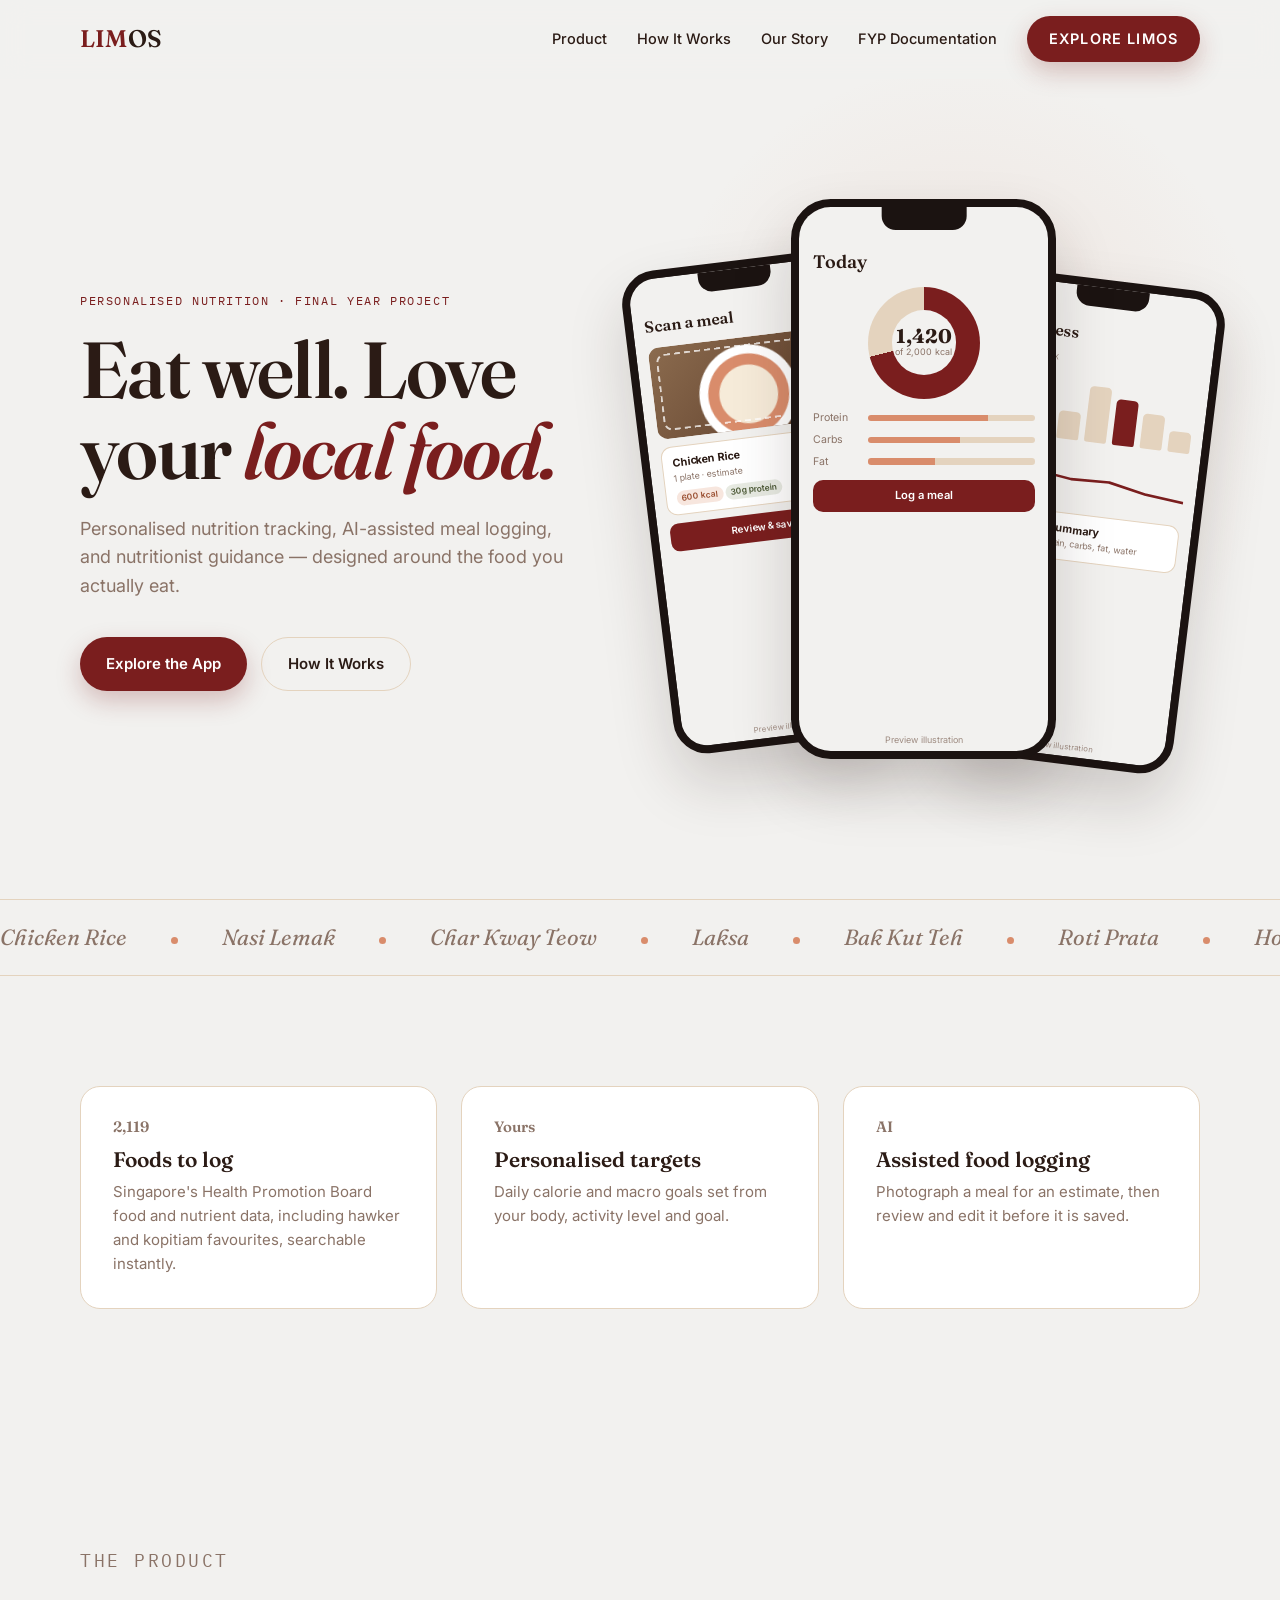
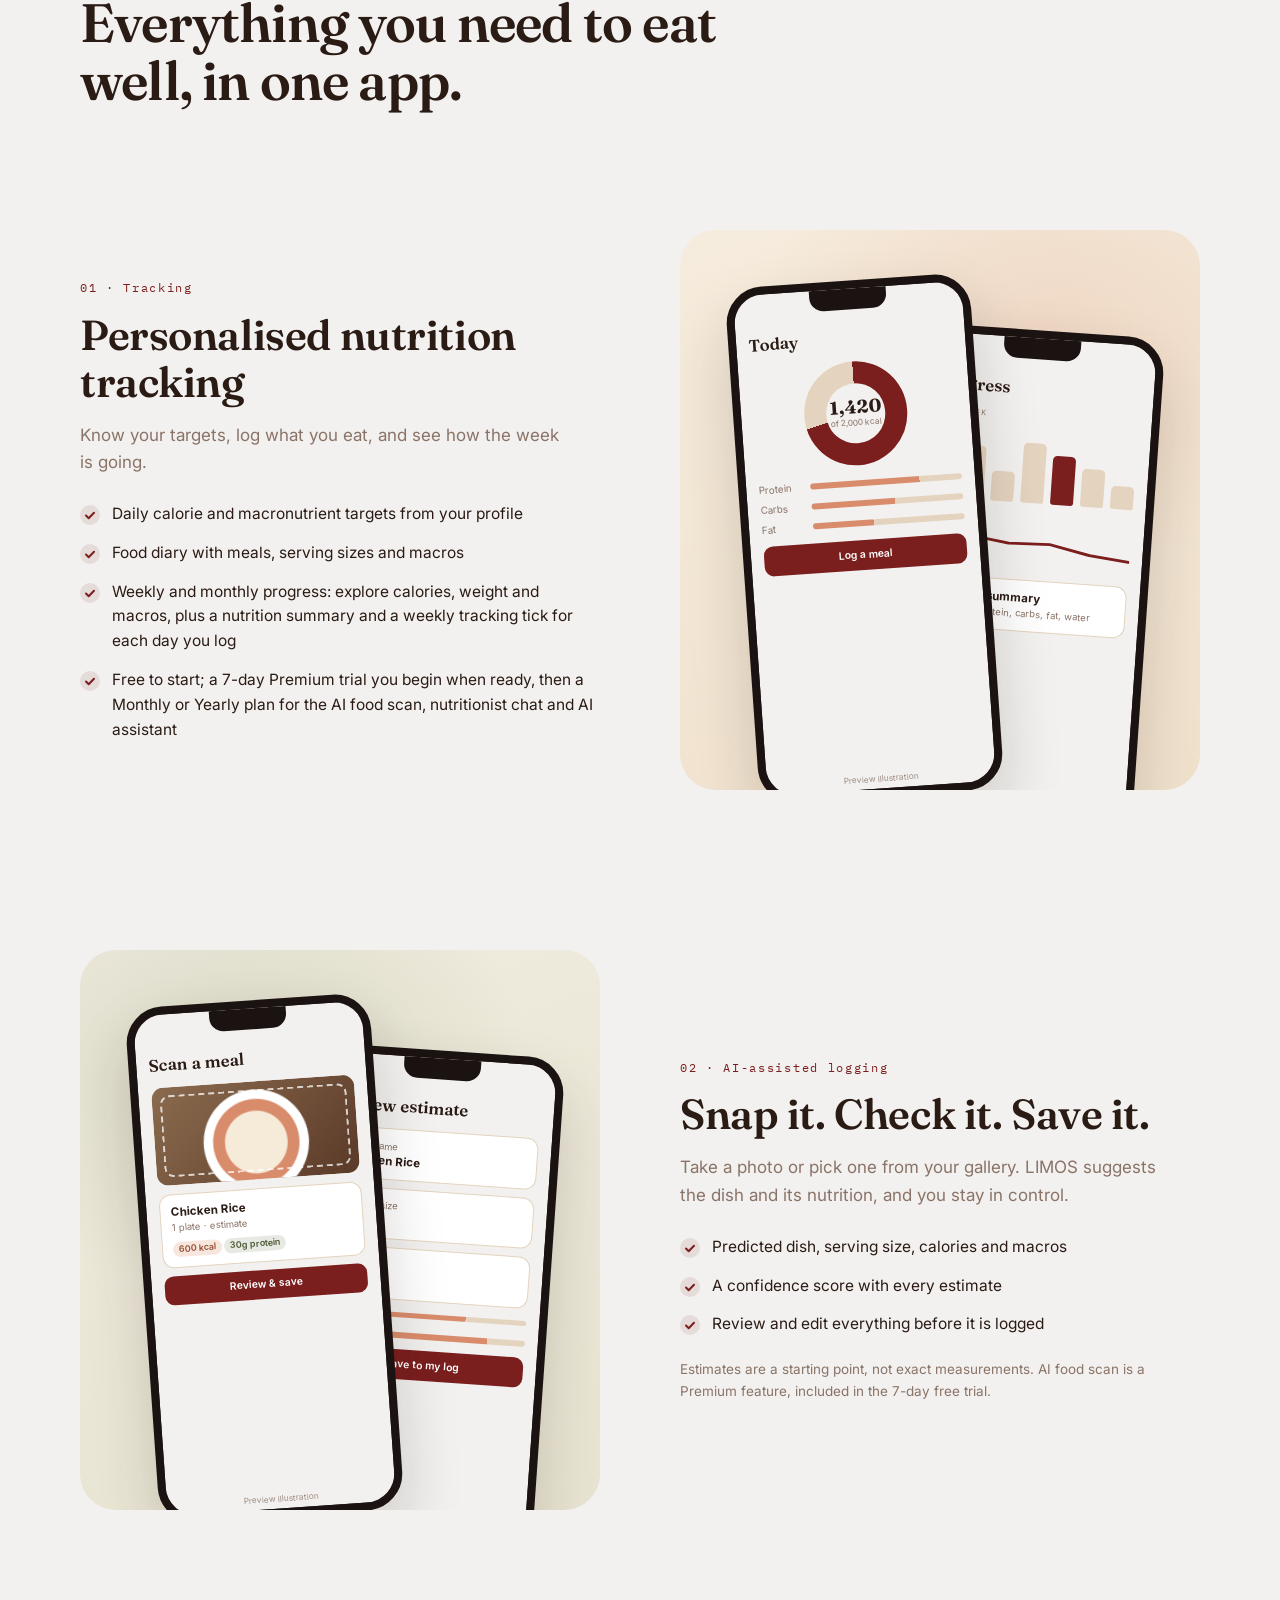
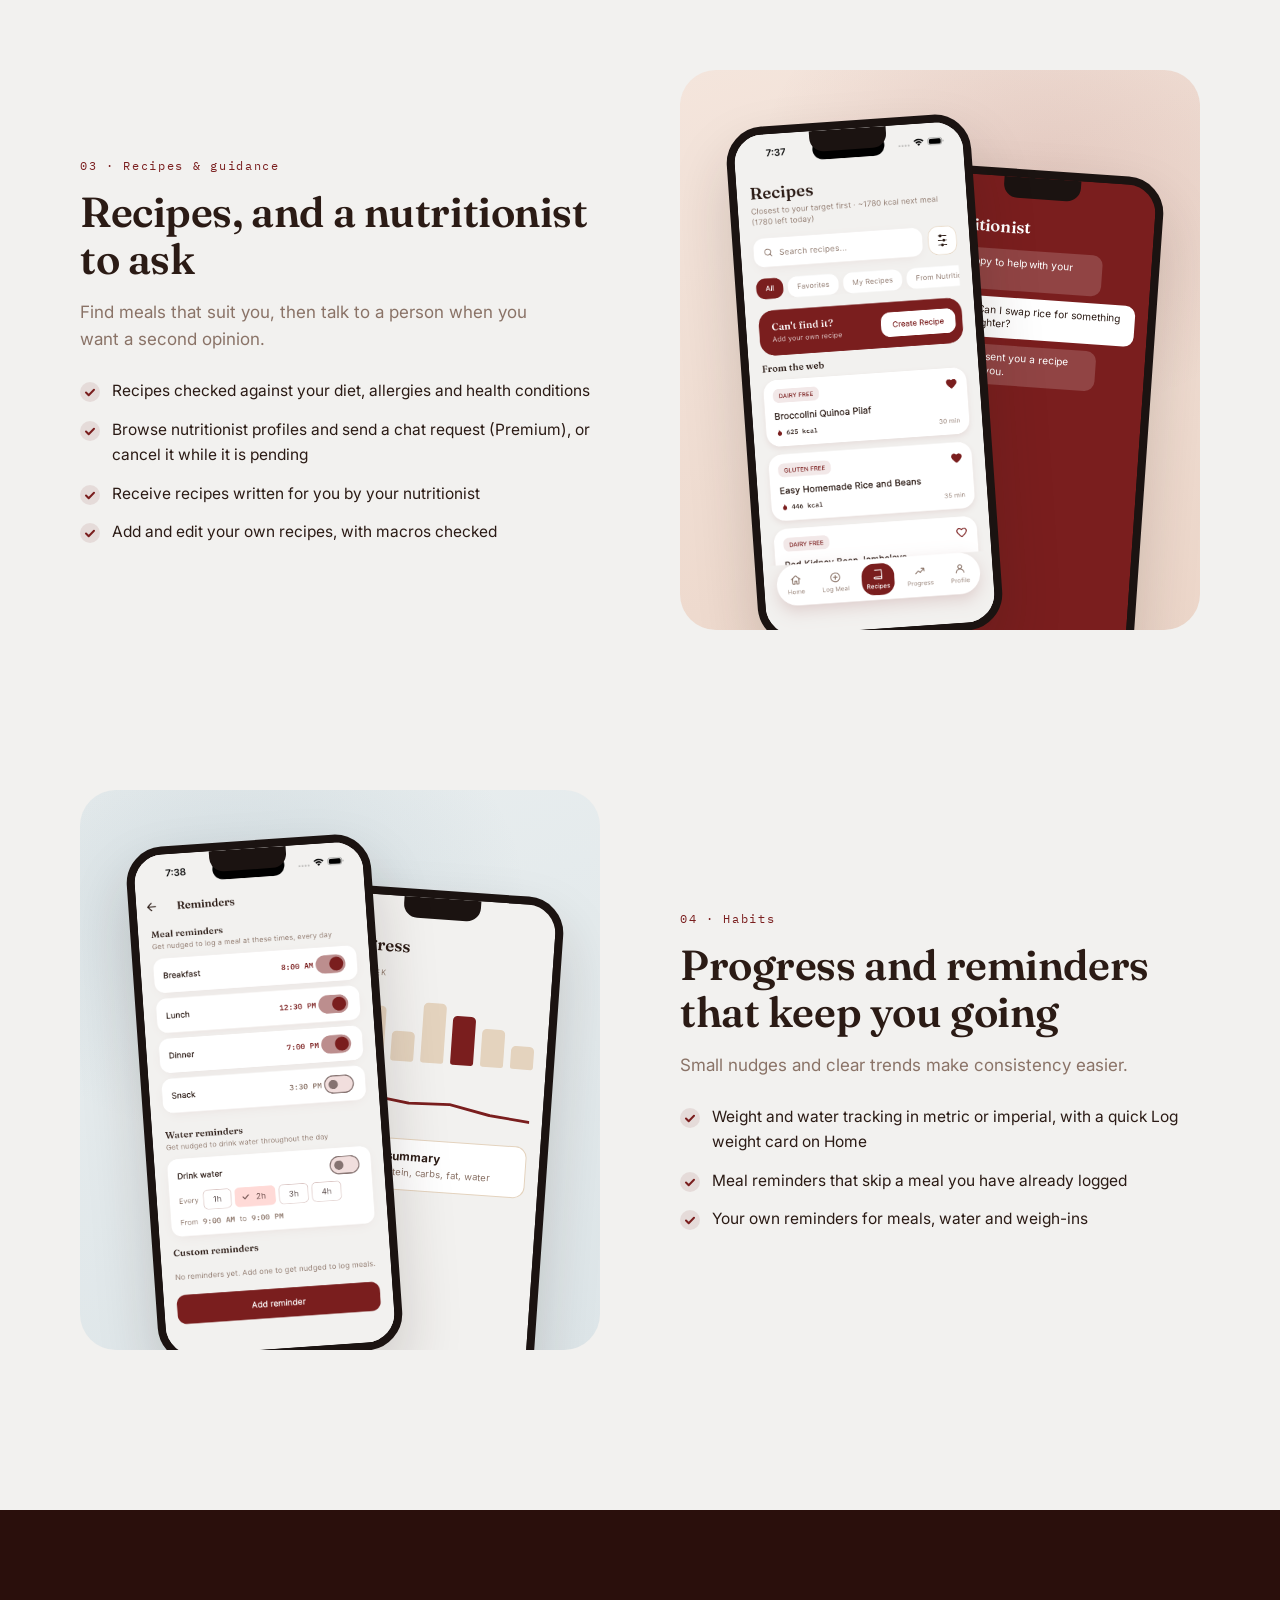
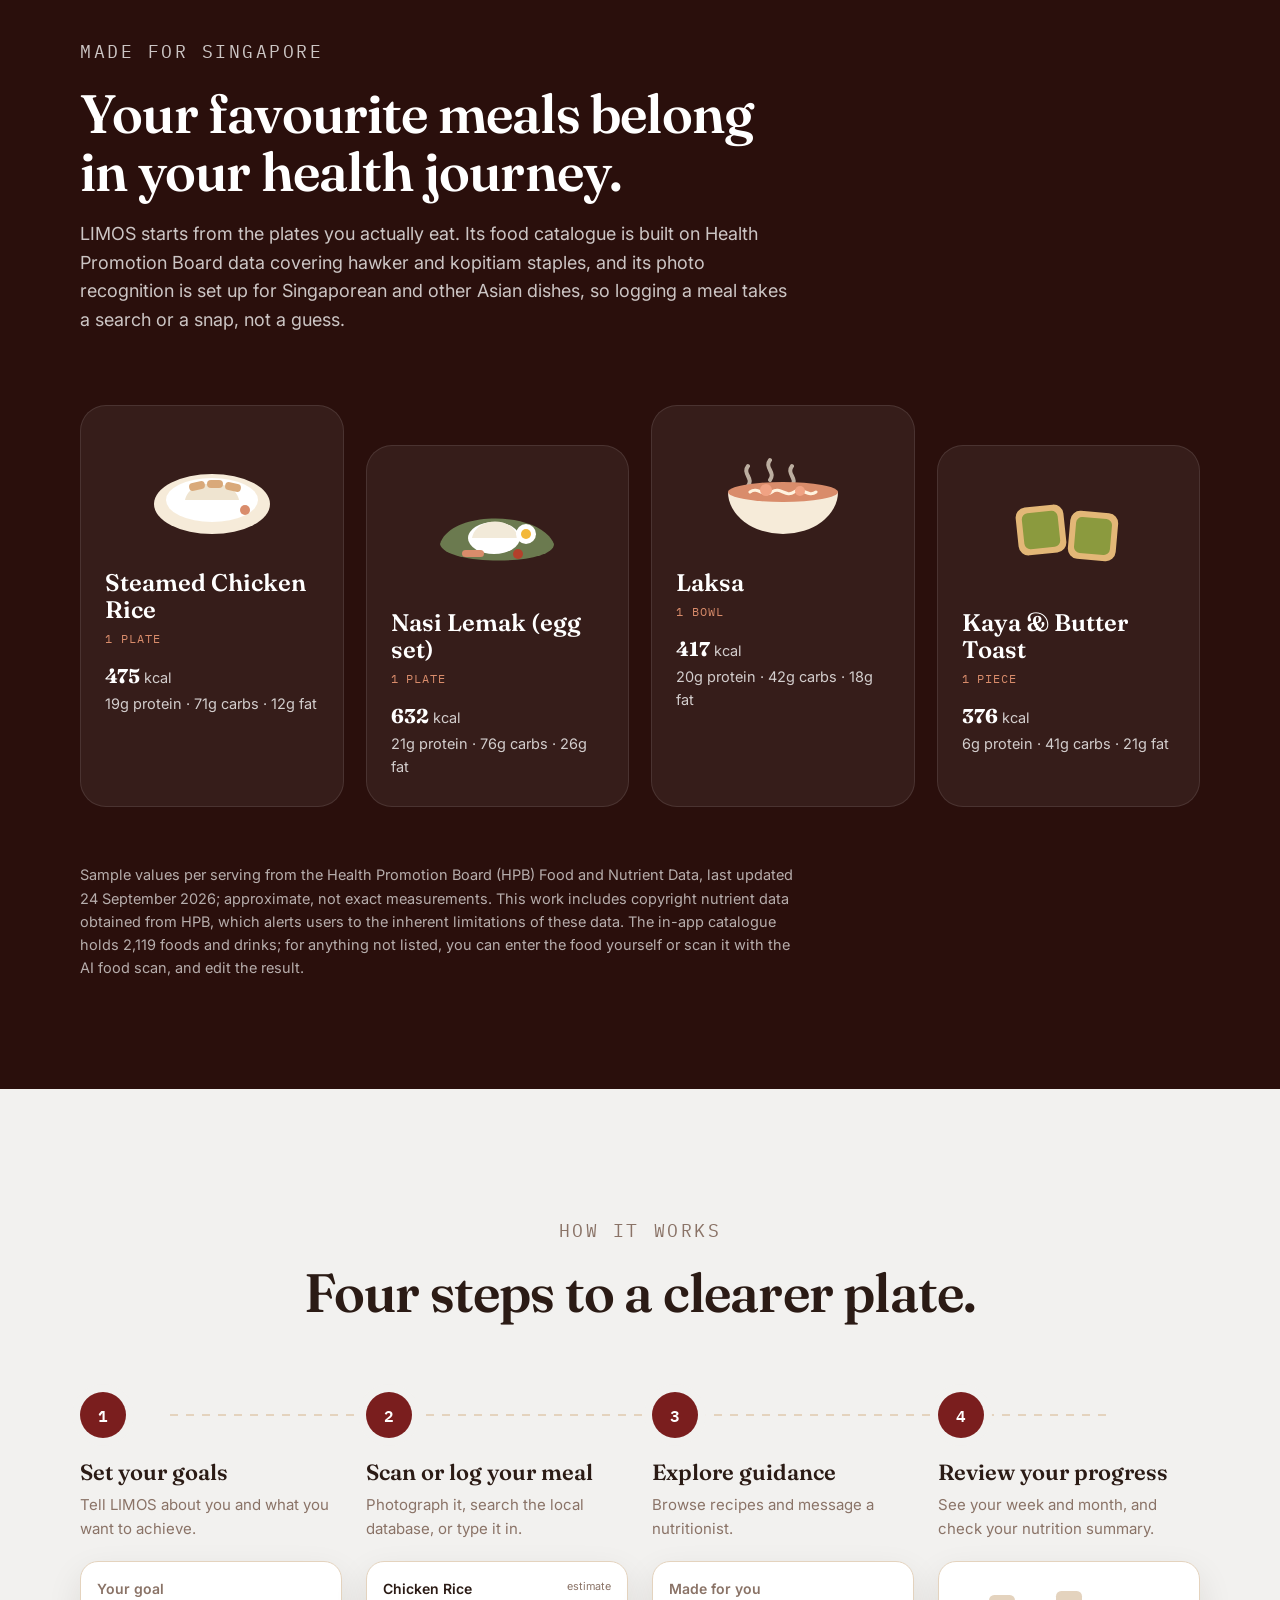
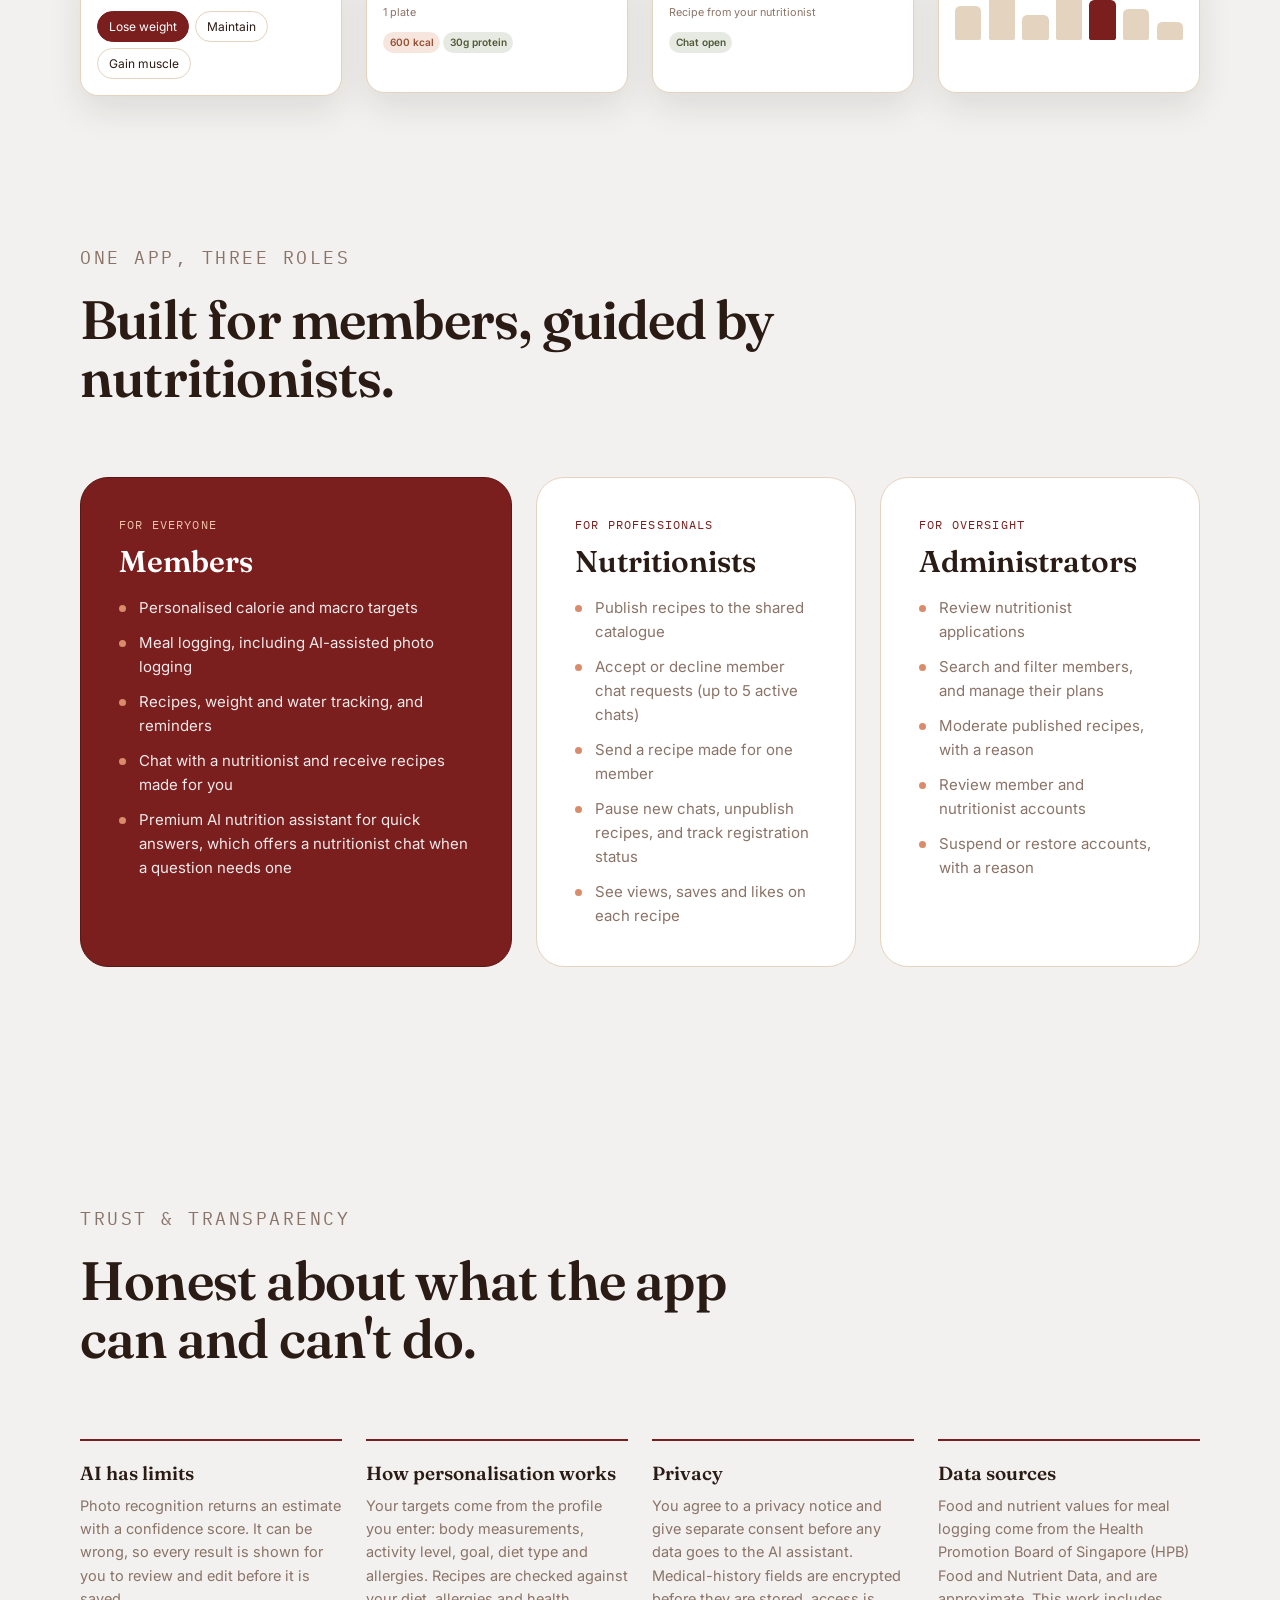
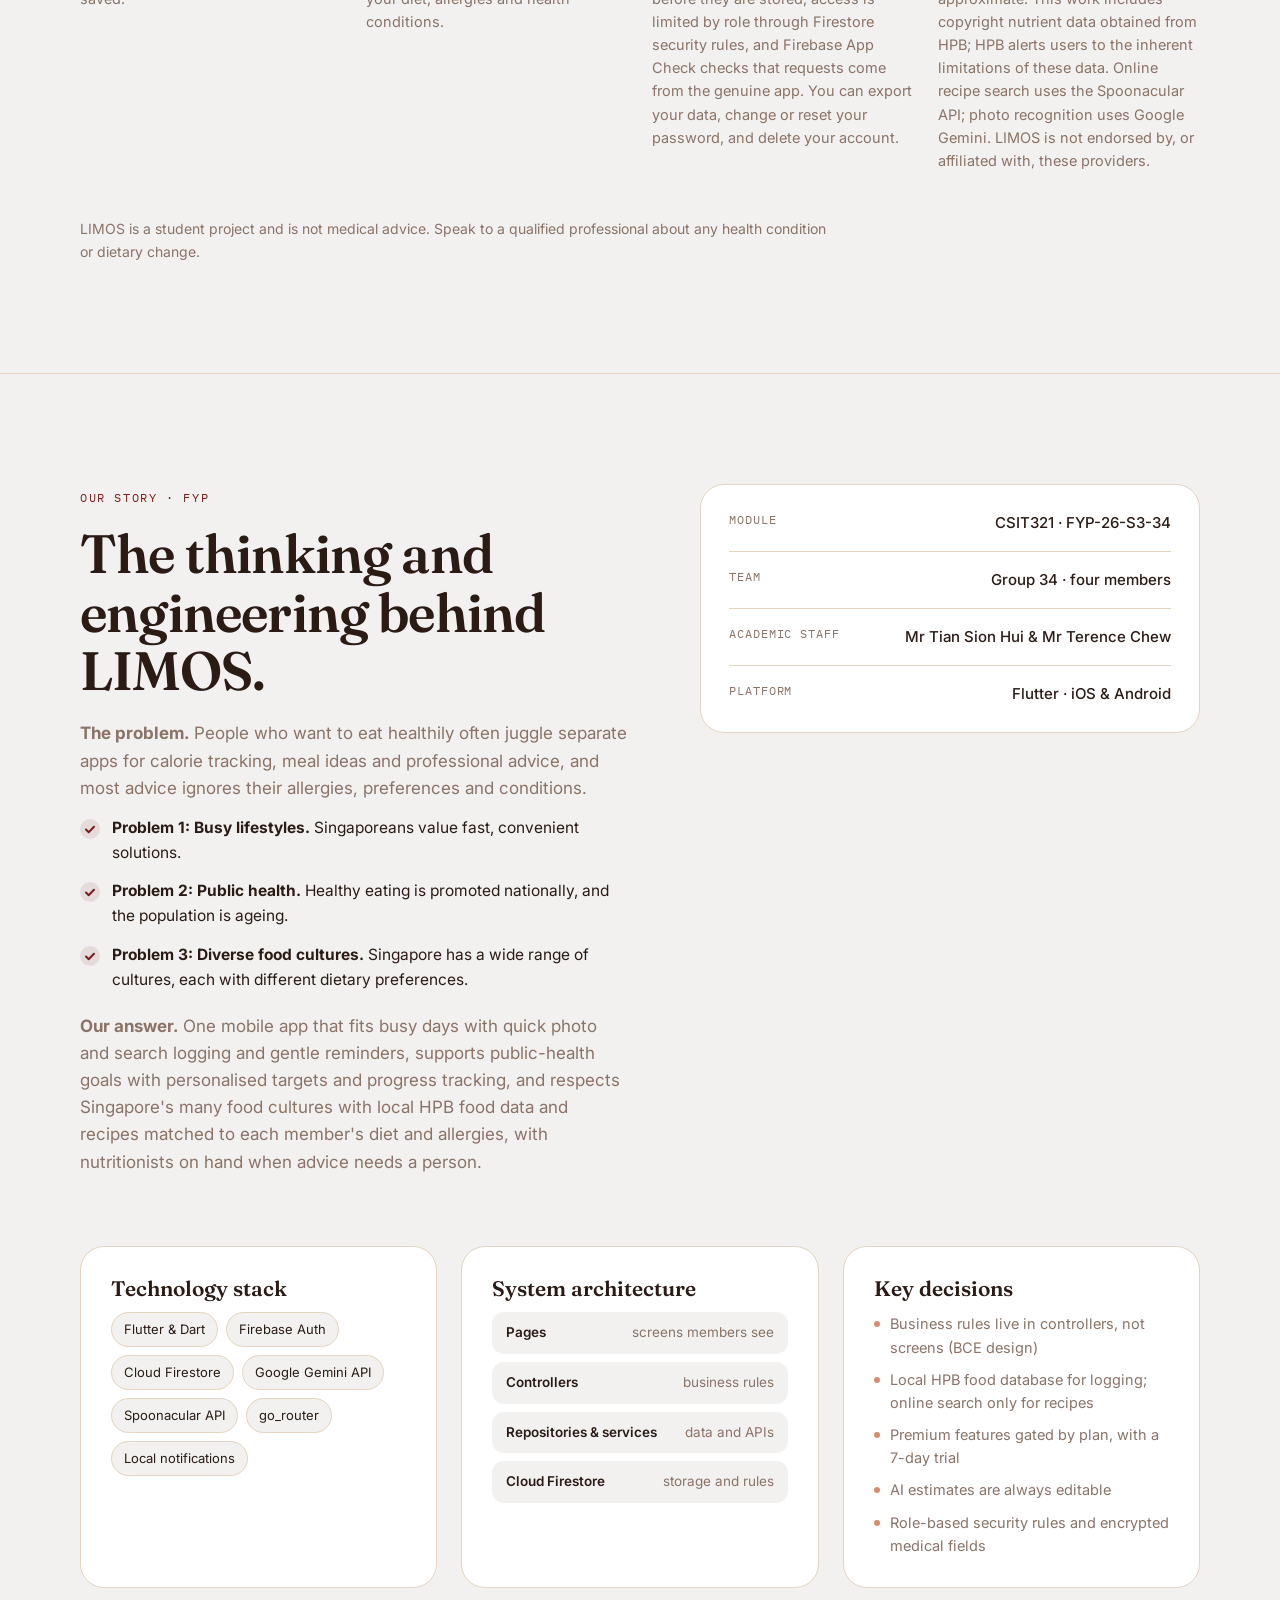
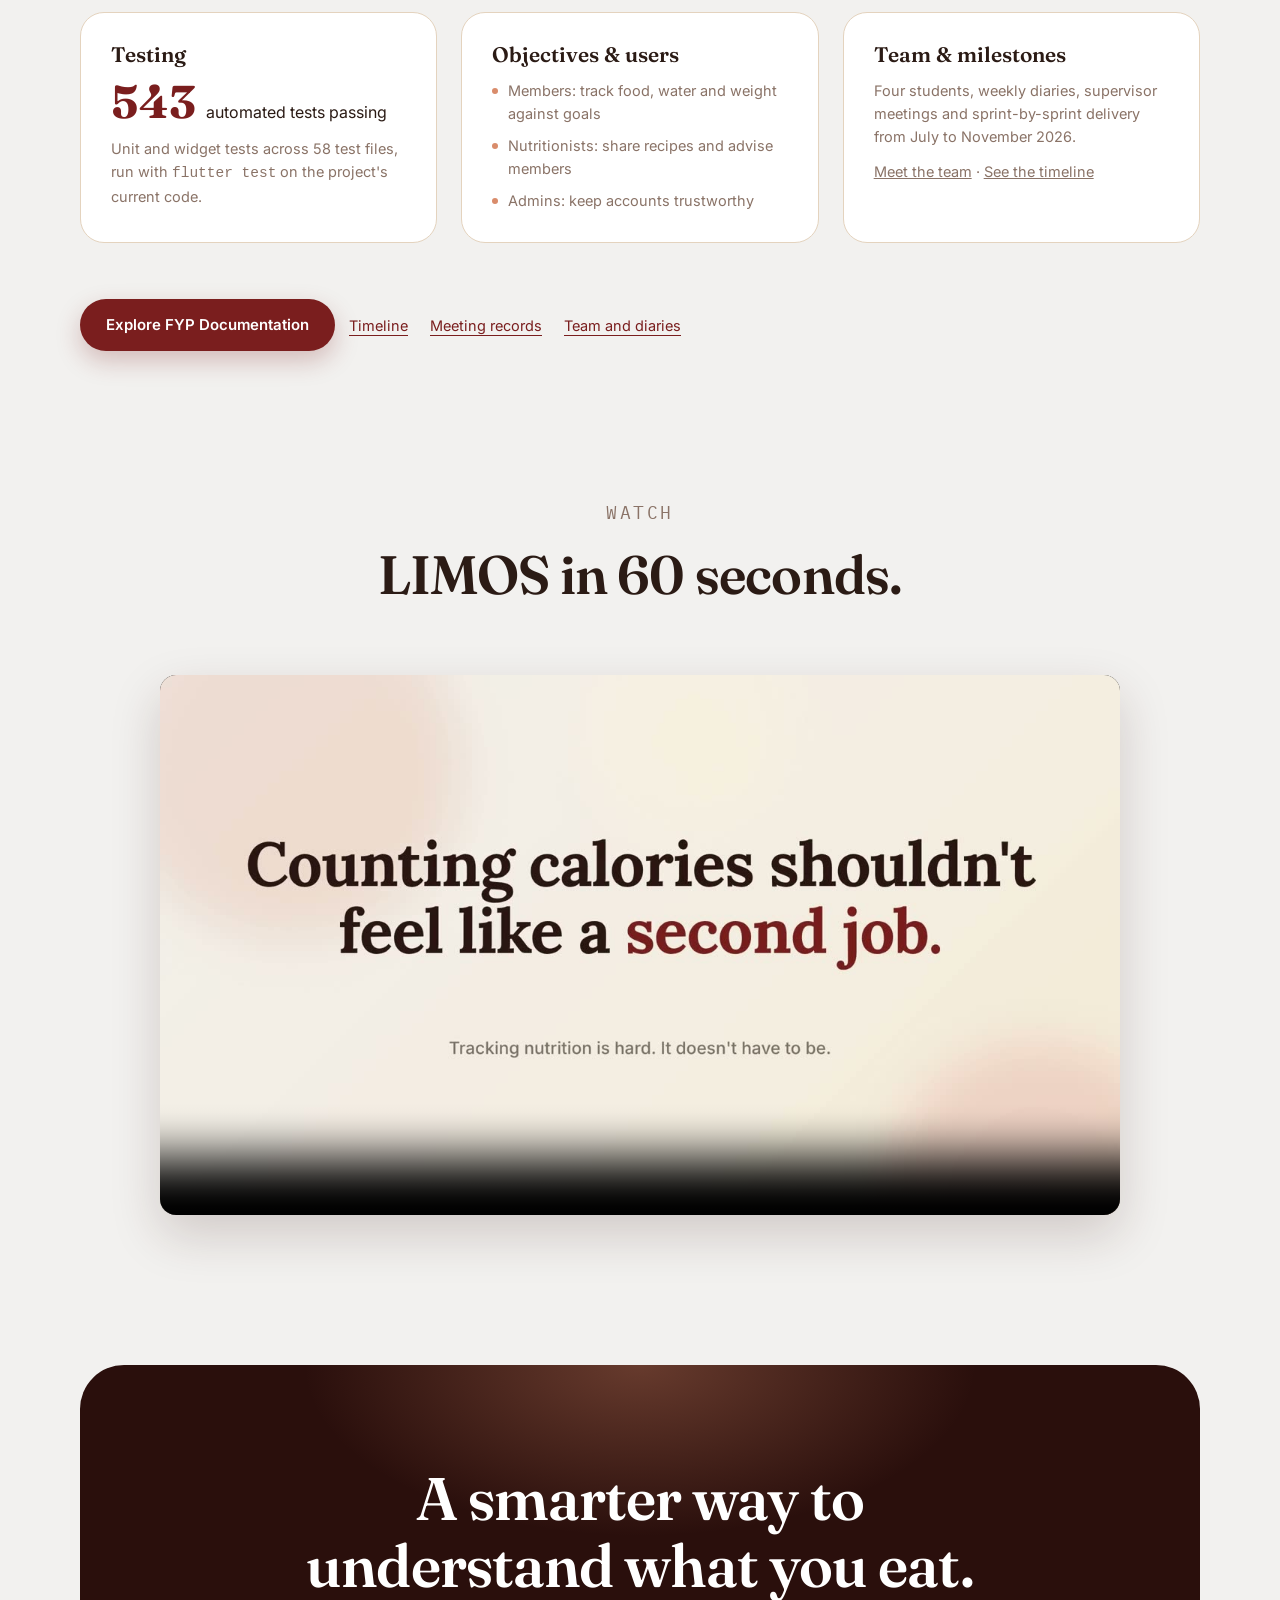
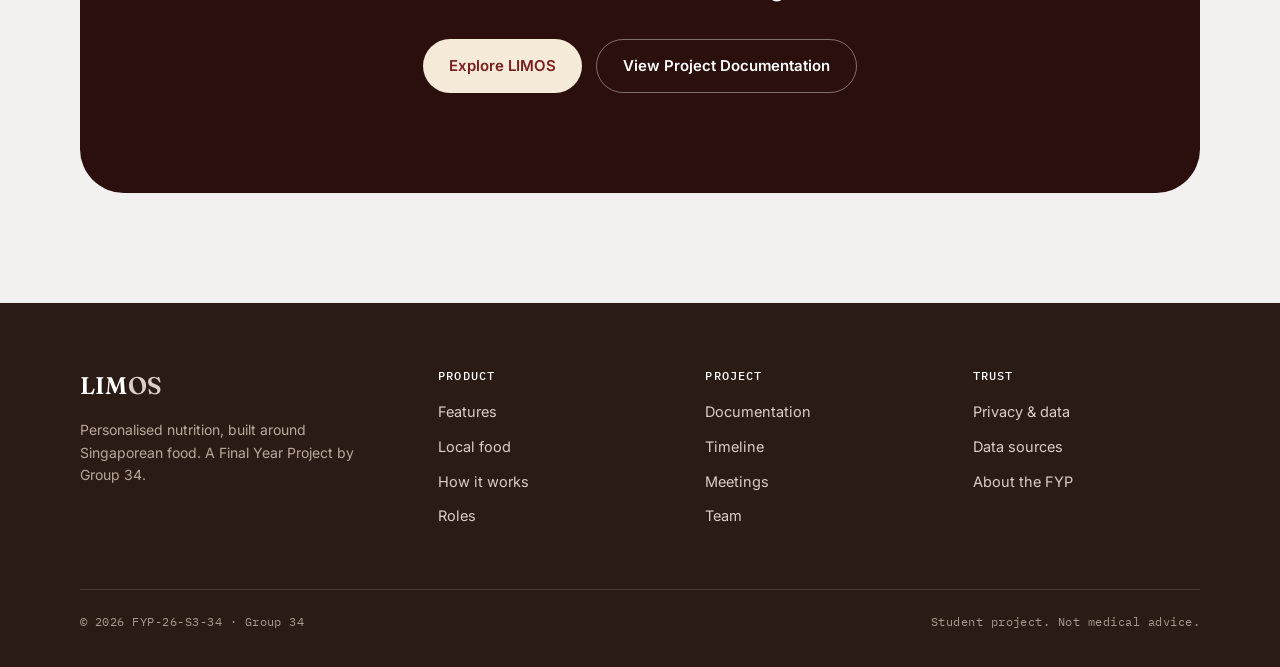
<file: index.html>
<!DOCTYPE html>
<html lang="en">
<head>
    <meta charset="UTF-8">
    <meta name="viewport" content="width=device-width, initial-scale=1.0">
    <title>LIMOS | Personalised Nutrition, Your Way</title>
    <meta name="description" content="LIMOS is a nutrition tracking app built around Singaporean food: personalised calorie and macro targets, AI-assisted meal logging, recipes and nutritionist chat.">
    <meta name="theme-color" content="#7a1e1e">
    <link rel="canonical" href="https://marcelaaf.github.io/Documentation-Web/">
    <meta property="og:type" content="website">
    <meta property="og:site_name" content="LIMOS">
    <meta property="og:title" content="LIMOS | Personalised Nutrition, Your Way">
    <meta property="og:description" content="Personalised nutrition tracking, AI-assisted meal logging and nutritionist guidance, designed around the food you actually eat.">
    <meta property="og:url" content="https://marcelaaf.github.io/Documentation-Web/">
    <meta property="og:image" content="https://marcelaaf.github.io/Documentation-Web/assets/og-image.png">
    <meta property="og:image:alt" content="LIMOS: eat well, love your local food">
    <meta name="twitter:card" content="summary_large_image">
    <link rel="icon" type="image/svg+xml" href="assets/favicon.svg">

    <link rel="preconnect" href="https://fonts.googleapis.com">
    <link rel="preconnect" href="https://fonts.gstatic.com" crossorigin>
    <link href="https://fonts.googleapis.com/css2?family=Fraunces:ital,opsz,wght@0,9..144,500;0,9..144,600;1,9..144,500&family=IBM+Plex+Mono:wght@500;600&family=Inter:wght@400;500;600;700&display=swap" rel="stylesheet">
    <link rel="stylesheet" href="css/style.css?v=20261027">
    <link rel="stylesheet" href="css/home.css?v=20261027">
    <script>document.documentElement.classList.add("js");</script>
</head>
<body class="home">
    <a class="skip-link" href="#main">Skip to content</a>

    <header class="site-header">
        <div class="wrap">
            <a href="index.html" class="logo" aria-label="LIMOS home">LIM<span>OS</span></a>
            <button class="nav-toggle" type="button" aria-expanded="false" aria-controls="site-nav" aria-label="Open menu"><span class="nav-toggle__bars"></span></button>
            <nav class="site-nav" id="site-nav" aria-label="Main">
                <a href="#product">Product</a>
                <a href="#how">How It Works</a>
                <a href="#story">Our Story</a>
                <a href="documentation.html">FYP Documentation</a>
                <a href="#product" class="btn btn-primary">Explore LIMOS</a>
            </nav>
        </div>
    </header>

    <main id="main">

        <section class="hero-v2" aria-labelledby="hero-title">
            <div class="wrap hero-v2__grid">
                <div class="hero-v2__copy">
                    <p class="eyebrow">Personalised nutrition · Final Year Project</p>
                    <h1 id="hero-title">Eat well. Love your <em>local food.</em></h1>
                    <p class="hero-v2__lede">Personalised nutrition tracking, AI-assisted meal logging, and nutritionist guidance — designed around the food you actually eat.</p>
                    <div class="hero-v2__actions">
                        <a href="#product" class="btn btn-primary">Explore the App</a>
                        <a href="#how" class="btn btn-ghost">How It Works</a>
                    </div>
                </div>
                <div class="hero-v2__visual">
                    <figure class="device device--l" ><div class="screen" data-shot="scan" data-alt="LIMOS AI food recognition screen with a photographed meal and its estimated nutrition"><div class="ui"><p class="ui-h">Scan a meal</p>
<div class="ui-photo"></div>
<div class="ui-card"><strong>Chicken Rice</strong><small>1 plate · estimate</small>
<div style="margin-top:.5em"><span class="ui-tag ui-tag--clay">600 kcal</span><span class="ui-tag">30g protein</span></div></div>
<div class="ui-btn">Review &amp; save</div><span class="ui__note">Preview illustration</span></div></div></figure>
                    <figure class="device device--c" ><div class="screen" data-shot="home" data-alt="LIMOS home screen showing the daily calorie ring and macro progress"><div class="ui"><p class="ui-h">Today</p>
<div class="ui-ring" style="--p:71"><span><strong>1,420</strong>of 2,000 kcal</span></div>
<div class="ui-bar"><span>Protein</span><i style="--w:72%"></i></div>
<div class="ui-bar"><span>Carbs</span><i style="--w:55%"></i></div>
<div class="ui-bar"><span>Fat</span><i style="--w:40%"></i></div>
<div class="ui-btn" style="margin-top:1em">Log a meal</div><span class="ui__note">Preview illustration</span></div></div></figure>
                    <figure class="device device--r" ><div class="screen" data-shot="progress" data-alt="LIMOS progress screen with weekly calories and weight trend"><div class="ui"><p class="ui-h">Progress</p>
<div class="ui-label">This week</div>
<div class="ui-week"><i style="--h:55%"></i><i style="--h:72%"></i><i style="--h:40%"></i><i style="--h:80%"></i><i style="--h:65%"></i><i style="--h:50%"></i><i style="--h:30%"></i></div>
<div class="ui-label">Weight</div>
<svg class="ui-spark" viewBox="0 0 100 30" preserveAspectRatio="none"><polyline points="0,8 20,10 40,14 60,13 80,19 100,22" fill="none" stroke="#7a1e1e" stroke-width="2" stroke-linecap="round" stroke-linejoin="round"/></svg>
<div class="ui-card" style="margin-top:.8em"><strong>Nutrition summary</strong><small>Avg kcal, protein, carbs, fat, water</small></div><span class="ui__note">Preview illustration</span></div></div></figure>
                </div>
            </div>
        </section>

        <div class="strip" aria-label="Examples of local dishes you can search in LIMOS">
            <div class="strip__track"><span>Chicken Rice</span><span>Nasi Lemak</span><span>Char Kway Teow</span><span>Laksa</span><span>Bak Kut Teh</span><span>Roti Prata</span><span>Hokkien Mee</span><span>Kaya Toast</span><span>Teh Tarik</span><span>Chendol</span><span>Ice Kacang</span><span>Chicken Satay</span><span>Popiah</span><span>Durian</span><span>Chicken Rice</span><span>Nasi Lemak</span><span>Char Kway Teow</span><span>Laksa</span><span>Bak Kut Teh</span><span>Roti Prata</span><span>Hokkien Mee</span><span>Kaya Toast</span><span>Teh Tarik</span><span>Chendol</span><span>Ice Kacang</span><span>Chicken Satay</span><span>Popiah</span><span>Durian</span></div>
        </div>

        <section class="snapshot" aria-label="Product snapshot">
            <div class="wrap snapshot__grid">
                <div class="snap" data-reveal>
                    <p class="snap__big">2,119</p>
                    <h3>Foods to log</h3>
                    <p>Singapore's Health Promotion Board food and nutrient data, including hawker and kopitiam favourites, searchable instantly.</p>
                </div>
                <div class="snap" data-reveal>
                    <p class="snap__big">Yours</p>
                    <h3>Personalised targets</h3>
                    <p>Daily calorie and macro goals set from your body, activity level and goal.</p>
                </div>
                <div class="snap" data-reveal>
                    <p class="snap__big">AI</p>
                    <h3>Assisted food logging</h3>
                    <p>Photograph a meal for an estimate, then review and edit it before it is saved.</p>
                </div>
            </div>
        </section>

        <section id="product" aria-labelledby="product-title">
            <div class="wrap">
                <div class="sec-head" data-reveal>
                    <p class="eyebrow">The product</p>
                    <h2 id="product-title">Everything you need to eat well, in one app.</h2>
                </div>

                <article class="feature feature--a">
                    <div class="feature__text" data-reveal>
                        <p class="feature__num">01 · Tracking</p>
                        <h3>Personalised nutrition tracking</h3>
                        <p class="feature__lede">Know your targets, log what you eat, and see how the week is going.</p>
                        <ul class="ticks">
                            <li>Daily calorie and macronutrient targets from your profile</li>
                            <li>Food diary with meals, serving sizes and macros</li>
                            <li>Weekly and monthly progress: explore calories, weight and macros, plus a nutrition summary and a weekly tracking tick for each day you log</li>
                            <li>Free to start; a 7-day Premium trial you begin when ready, then a Monthly or Yearly plan for the AI food scan, nutritionist chat and AI assistant</li>
                        </ul>
                    </div>
                    <div class="feature__visual" data-reveal>
                        <figure class="device device--a" ><div class="screen" data-shot="home" data-alt="LIMOS home screen showing the daily calorie ring and macro progress"><div class="ui"><p class="ui-h">Today</p>
<div class="ui-ring" style="--p:71"><span><strong>1,420</strong>of 2,000 kcal</span></div>
<div class="ui-bar"><span>Protein</span><i style="--w:72%"></i></div>
<div class="ui-bar"><span>Carbs</span><i style="--w:55%"></i></div>
<div class="ui-bar"><span>Fat</span><i style="--w:40%"></i></div>
<div class="ui-btn" style="margin-top:1em">Log a meal</div><span class="ui__note">Preview illustration</span></div></div></figure>
                        <figure class="device device--b" ><div class="screen" data-shot="progress" data-alt="LIMOS progress screen with weekly calories and weight trend"><div class="ui"><p class="ui-h">Progress</p>
<div class="ui-label">This week</div>
<div class="ui-week"><i style="--h:55%"></i><i style="--h:72%"></i><i style="--h:40%"></i><i style="--h:80%"></i><i style="--h:65%"></i><i style="--h:50%"></i><i style="--h:30%"></i></div>
<div class="ui-label">Weight</div>
<svg class="ui-spark" viewBox="0 0 100 30" preserveAspectRatio="none"><polyline points="0,8 20,10 40,14 60,13 80,19 100,22" fill="none" stroke="#7a1e1e" stroke-width="2" stroke-linecap="round" stroke-linejoin="round"/></svg>
<div class="ui-card" style="margin-top:.8em"><strong>Nutrition summary</strong><small>Avg kcal, protein, carbs, fat, water</small></div><span class="ui__note">Preview illustration</span></div></div></figure>
                    </div>
                </article>

                <article class="feature feature--b feature--flip">
                    <div class="feature__text" data-reveal>
                        <p class="feature__num">02 · AI-assisted logging</p>
                        <h3>Snap it. Check it. Save it.</h3>
                        <p class="feature__lede">Take a photo or pick one from your gallery. LIMOS suggests the dish and its nutrition, and you stay in control.</p>
                        <ul class="ticks">
                            <li>Predicted dish, serving size, calories and macros</li>
                            <li>A confidence score with every estimate</li>
                            <li>Review and edit everything before it is logged</li>
                        </ul>
                        <p class="feature__note">Estimates are a starting point, not exact measurements. AI food scan is a Premium feature, included in the 7-day free trial.</p>
                    </div>
                    <div class="feature__visual" data-reveal>
                        <figure class="device device--a" ><div class="screen" data-shot="scan" data-alt="LIMOS AI food recognition screen with a photographed meal and its estimated nutrition"><div class="ui"><p class="ui-h">Scan a meal</p>
<div class="ui-photo"></div>
<div class="ui-card"><strong>Chicken Rice</strong><small>1 plate · estimate</small>
<div style="margin-top:.5em"><span class="ui-tag ui-tag--clay">600 kcal</span><span class="ui-tag">30g protein</span></div></div>
<div class="ui-btn">Review &amp; save</div><span class="ui__note">Preview illustration</span></div></div></figure>
                        <figure class="device device--b" ><div class="screen" data-shot="review" data-alt="LIMOS review screen where a food estimate can be edited before saving"><div class="ui"><p class="ui-h">Review estimate</p>
<div class="ui-card"><small>Food name</small><strong>Chicken Rice</strong></div>
<div class="ui-card"><small>Serving size</small><strong>1 plate</strong></div>
<div class="ui-card"><small>Calories</small><strong>600</strong></div>
<div class="ui-bar"><span>Protein</span><i style="--w:60%"></i></div>
<div class="ui-bar"><span>Carbs</span><i style="--w:75%"></i></div>
<div class="ui-btn" style="margin-top:.8em">Save to my log</div><span class="ui__note">Preview illustration</span></div></div></figure>
                    </div>
                </article>

                <article class="feature feature--c">
                    <div class="feature__text" data-reveal>
                        <p class="feature__num">03 · Recipes &amp; guidance</p>
                        <h3>Recipes, and a nutritionist to ask</h3>
                        <p class="feature__lede">Find meals that suit you, then talk to a person when you want a second opinion.</p>
                        <ul class="ticks">
                            <li>Recipes checked against your diet, allergies and health conditions</li>
                            <li>Browse nutritionist profiles and send a chat request (Premium), or cancel it while it is pending</li>
                            <li>Receive recipes written for you by your nutritionist</li>
                            <li>Add and edit your own recipes, with macros checked</li>
                        </ul>
                    </div>
                    <div class="feature__visual" data-reveal>
                        <figure class="device device--a" ><div class="screen" data-shot="recipes" data-alt="LIMOS recipe list with recipes made by a nutritionist"><div class="ui"><p class="ui-h">Recipes</p>
<div class="ui-label" style="margin-bottom:.5em">Made for you</div>
<div class="ui-card"><strong>Grilled fish &amp; greens</strong><small>420 kcal · 38g protein</small>
<div style="margin-top:.5em"><span class="ui-tag">Low sodium</span></div></div>
<div class="ui-label" style="margin:.8em 0 .5em">Catalogue</div>
<div class="ui-card"><strong>Tofu veggie stir-fry</strong><small>380 kcal · 22g protein</small></div>
<div class="ui-card"><strong>Chicken congee</strong><small>350 kcal · 24g protein</small></div><span class="ui__note">Preview illustration</span></div></div></figure>
                        <figure class="device device--b" ><div class="screen" data-shot="chat" data-alt="LIMOS chat between a member and a nutritionist"><div class="ui ui-chat"><p class="ui-h">Nutritionist</p>
<div class="bubble">Hi! Happy to help with your plan.</div>
<div class="bubble bubble--out">Can I swap rice for something lighter?</div>
<div class="bubble">Yes. I just sent you a recipe made for you.</div><span class="ui__note" style="color:#fff">Preview illustration</span></div></div></figure>
                    </div>
                </article>

                <article class="feature feature--d feature--flip">
                    <div class="feature__text" data-reveal>
                        <p class="feature__num">04 · Habits</p>
                        <h3>Progress and reminders that keep you going</h3>
                        <p class="feature__lede">Small nudges and clear trends make consistency easier.</p>
                        <ul class="ticks">
                            <li>Weight and water tracking in metric or imperial, with a quick Log weight card on Home</li>
                            <li>Meal reminders that skip a meal you have already logged</li>
                            <li>Your own reminders for meals, water and weigh-ins</li>
                        </ul>
                    </div>
                    <div class="feature__visual" data-reveal>
                        <figure class="device device--a" ><div class="screen" data-shot="reminders" data-alt="LIMOS reminders screen listing meal and weigh-in reminders"><div class="ui"><p class="ui-h">Reminders</p>
<div class="ui-card ui-rem"><b>&#9728;</b><div><strong>Breakfast</strong><small>08:00 · daily</small></div></div>
<div class="ui-card ui-rem"><b>&#9790;</b><div><strong>Dinner</strong><small>19:00 · daily</small></div></div>
<div class="ui-card ui-rem"><b>&#9679;</b><div><strong>Weigh-in</strong><small>Sunday 09:00</small></div></div>
<div class="ui-btn ui-btn--ghost">Add reminder</div><span class="ui__note">Preview illustration</span></div></div></figure>
                        <figure class="device device--b" ><div class="screen" data-shot="progress" data-alt="LIMOS progress screen with weekly calories and weight trend"><div class="ui"><p class="ui-h">Progress</p>
<div class="ui-label">This week</div>
<div class="ui-week"><i style="--h:55%"></i><i style="--h:72%"></i><i style="--h:40%"></i><i style="--h:80%"></i><i style="--h:65%"></i><i style="--h:50%"></i><i style="--h:30%"></i></div>
<div class="ui-label">Weight</div>
<svg class="ui-spark" viewBox="0 0 100 30" preserveAspectRatio="none"><polyline points="0,8 20,10 40,14 60,13 80,19 100,22" fill="none" stroke="#7a1e1e" stroke-width="2" stroke-linecap="round" stroke-linejoin="round"/></svg>
<div class="ui-card" style="margin-top:.8em"><strong>Nutrition summary</strong><small>Avg kcal, protein, carbs, fat, water</small></div><span class="ui__note">Preview illustration</span></div></div></figure>
                    </div>
                </article>
            </div>
        </section>

        <section class="local" id="local" aria-labelledby="local-title">
            <div class="wrap">
                <div class="sec-head" data-reveal>
                    <p class="eyebrow">Made for Singapore</p>
                    <h2 id="local-title">Your favourite meals belong in your health journey.</h2>
                    <p>LIMOS starts from the plates you actually eat. Its food catalogue is built on Health Promotion Board data covering hawker and kopitiam staples, and its photo recognition is set up for Singaporean and other Asian dishes, so logging a meal takes a search or a snap, not a guess.</p>
                </div>
                <div class="local__grid"><article class="dish" data-reveal><div class="dish__art"><svg viewBox="0 0 130 100" aria-hidden="true"><ellipse cx="65" cy="62" rx="58" ry="30" fill="#f6ebd9"/><ellipse cx="65" cy="58" rx="46" ry="22" fill="#fff"/><path d="M38 58c4-22 50-22 54 0z" fill="#efe4d0"/><g fill="#d9a97a"><rect x="42" y="40" width="16" height="8" rx="4" transform="rotate(-12 50 44)"/><rect x="60" y="38" width="16" height="8" rx="4"/><rect x="78" y="41" width="16" height="8" rx="4" transform="rotate(12 86 45)"/></g><circle cx="98" cy="68" r="5" fill="#d98c6b"/></svg></div><h3>Steamed Chicken Rice</h3><p class="dish__serving">1 plate</p><p class="dish__macros"><strong>475</strong> kcal<br>19g protein · 71g carbs · 12g fat</p></article><article class="dish" data-reveal><div class="dish__art"><svg viewBox="0 0 130 100" aria-hidden="true"><path d="M8 62c10-34 100-34 114 0 0 22-110 22-114 0z" fill="#6b7a4f"/><ellipse cx="62" cy="56" rx="26" ry="16" fill="#fff"/><path d="M40 56c4-22 42-22 46 0z" fill="#f2ead9"/><circle cx="94" cy="52" r="10" fill="#fff"/><circle cx="94" cy="52" r="5" fill="#f3b83a"/><rect x="30" y="68" width="22" height="7" rx="3.5" fill="#d98c6b"/><circle cx="86" cy="72" r="5" fill="#b3402b"/></svg></div><h3>Nasi Lemak (egg set)</h3><p class="dish__serving">1 plate</p><p class="dish__macros"><strong>632</strong> kcal<br>21g protein · 76g carbs · 26g fat</p></article><article class="dish" data-reveal><div class="dish__art"><svg viewBox="0 0 130 100" aria-hidden="true"><path d="M30 24c-6 8 6 12 0 20M52 18c-6 8 6 12 0 20M74 24c-6 8 6 12 0 20" fill="none" stroke="#f6ebd9" stroke-width="4" stroke-linecap="round" opacity=".7"/><path d="M10 50h110a55 42 0 0 1-110 0z" fill="#f6ebd9"/><ellipse cx="65" cy="50" rx="55" ry="10" fill="#d98c6b"/><g fill="none" stroke="#fff3df" stroke-width="3" stroke-linecap="round"><path d="M32 50c8-6 14 6 22 0s14 6 22 0 14 6 22 0"/></g><circle cx="48" cy="48" r="6" fill="#f0a283"/><circle cx="82" cy="49" r="5" fill="#f0a283"/></svg></div><h3>Laksa</h3><p class="dish__serving">1 bowl</p><p class="dish__macros"><strong>417</strong> kcal<br>20g protein · 42g carbs · 18g fat</p></article><article class="dish" data-reveal><div class="dish__art"><svg viewBox="0 0 130 100" aria-hidden="true"><rect x="14" y="24" width="48" height="48" rx="10" fill="#e3b777" transform="rotate(-6 38 48)"/><rect x="20" y="30" width="36" height="36" rx="6" fill="#8b9a3e" transform="rotate(-6 38 48)"/><rect x="66" y="30" width="48" height="48" rx="10" fill="#e3b777" transform="rotate(5 90 54)"/><rect x="72" y="36" width="36" height="36" rx="6" fill="#8b9a3e" transform="rotate(5 90 54)"/></svg></div><h3>Kaya &amp; Butter Toast</h3><p class="dish__serving">1 piece</p><p class="dish__macros"><strong>376</strong> kcal<br>6g protein · 41g carbs · 21g fat</p></article></div>
                <p class="local__note">Sample values per serving from the Health Promotion Board (HPB) Food and Nutrient Data, last updated 24 September 2026; approximate, not exact measurements. This work includes copyright nutrient data obtained from HPB, which alerts users to the inherent limitations of these data. The in-app catalogue holds 2,119 foods and drinks; for anything not listed, you can enter the food yourself or scan it with the AI food scan, and edit the result.</p>
            </div>
        </section>

        <section id="how" aria-labelledby="how-title">
            <div class="wrap">
                <div class="sec-head sec-head--center" data-reveal>
                    <p class="eyebrow">How it works</p>
                    <h2 id="how-title">Four steps to a clearer plate.</h2>
                </div>
                <ol class="how__steps">
                    <li class="how-step" data-reveal>
                        <span class="how-step__num">1</span>
                        <h3>Set your goals</h3>
                        <p>Tell LIMOS about you and what you want to achieve.</p>
                        <div class="mini"><p class="mini__title">Your goal</p><div class="chips" style="margin-top:10px"><span class="on">Lose weight</span><span>Maintain</span><span>Gain muscle</span></div></div>
                    </li>
                    <li class="how-step" data-reveal>
                        <span class="how-step__num">2</span>
                        <h3>Scan or log your meal</h3>
                        <p>Photograph it, search the local database, or type it in.</p>
                        <div class="mini"><div class="row"><span class="mini__title">Chicken Rice</span><small>estimate</small></div><small>1 plate</small><div style="margin-top:10px"><span class="ui-tag ui-tag--clay">600 kcal</span><span class="ui-tag">30g protein</span></div></div>
                    </li>
                    <li class="how-step" data-reveal>
                        <span class="how-step__num">3</span>
                        <h3>Explore guidance</h3>
                        <p>Browse recipes and message a nutritionist.</p>
                        <div class="mini"><p class="mini__title">Made for you</p><small>Recipe from your nutritionist</small><div style="margin-top:10px"><span class="ui-tag">Chat open</span></div></div>
                    </li>
                    <li class="how-step" data-reveal>
                        <span class="how-step__num">4</span>
                        <h3>Review your progress</h3>
                        <p>See your week and month, and check your nutrition summary.</p>
                        <div class="mini"><div class="ui-week"><i style="--h:55%"></i><i style="--h:72%"></i><i style="--h:40%"></i><i style="--h:80%"></i><i style="--h:65%"></i><i style="--h:50%"></i><i style="--h:30%"></i></div></div>
                    </li>
                </ol>
            </div>
        </section>

        <section id="roles" aria-labelledby="roles-title" style="padding-top:20px">
            <div class="wrap">
                <div class="sec-head" data-reveal>
                    <p class="eyebrow">One app, three roles</p>
                    <h2 id="roles-title">Built for members, guided by nutritionists.</h2>
                </div>
                <div class="roles-v2">
                    <div class="role role--member" data-reveal>
                        <p class="role__tag">For everyone</p>
                        <h3>Members</h3>
                        <ul>
                            <li>Personalised calorie and macro targets</li>
                            <li>Meal logging, including AI-assisted photo logging</li>
                            <li>Recipes, weight and water tracking, and reminders</li>
                            <li>Chat with a nutritionist and receive recipes made for you</li>
                            <li>Premium AI nutrition assistant for quick answers, which offers a nutritionist chat when a question needs one</li>
                        </ul>
                    </div>
                    <div class="role" data-reveal>
                        <p class="role__tag">For professionals</p>
                        <h3>Nutritionists</h3>
                        <ul>
                            <li>Publish recipes to the shared catalogue</li>
                            <li>Accept or decline member chat requests (up to 5 active chats)</li>
                            <li>Send a recipe made for one member</li>
                            <li>Pause new chats, unpublish recipes, and track registration status</li>
                            <li>See views, saves and likes on each recipe</li>
                        </ul>
                    </div>
                    <div class="role" data-reveal>
                        <p class="role__tag">For oversight</p>
                        <h3>Administrators</h3>
                        <ul>
                            <li>Review nutritionist applications</li>
                            <li>Search and filter members, and manage their plans</li>
                            <li>Moderate published recipes, with a reason</li>
                            <li>Review member and nutritionist accounts</li>
                            <li>Suspend or restore accounts, with a reason</li>
                        </ul>
                    </div>
                </div>
            </div>
        </section>

        <section class="trust" id="trust" aria-labelledby="trust-title">
            <div class="wrap">
                <div class="sec-head" data-reveal>
                    <p class="eyebrow">Trust &amp; transparency</p>
                    <h2 id="trust-title">Honest about what the app can and can't do.</h2>
                </div>
                <div class="trust__grid">
                    <div class="trust-item" data-reveal>
                        <h3>AI has limits</h3>
                        <p>Photo recognition returns an estimate with a confidence score. It can be wrong, so every result is shown for you to review and edit before it is saved.</p>
                    </div>
                    <div class="trust-item" data-reveal>
                        <h3>How personalisation works</h3>
                        <p>Your targets come from the profile you enter: body measurements, activity level, goal, diet type and allergies. Recipes are checked against your diet, allergies and health conditions.</p>
                    </div>
                    <div class="trust-item" data-reveal>
                        <h3>Privacy</h3>
                        <p>You agree to a privacy notice and give separate consent before any data goes to the AI assistant. Medical-history fields are encrypted before they are stored, access is limited by role through Firestore security rules, and Firebase App Check checks that requests come from the genuine app. You can export your data, change or reset your password, and delete your account.</p>
                    </div>
                    <div class="trust-item" data-reveal>
                        <h3>Data sources</h3>
                        <p>Food and nutrient values for meal logging come from the Health Promotion Board of Singapore (HPB) Food and Nutrient Data, and are approximate. This work includes copyright nutrient data obtained from HPB; HPB alerts users to the inherent limitations of these data. Online recipe search uses the Spoonacular API; photo recognition uses Google Gemini. LIMOS is not endorsed by, or affiliated with, these providers.</p>
                    </div>
                </div>
                <p class="trust__disclaimer">LIMOS is a student project and is not medical advice. Speak to a qualified professional about any health condition or dietary change.</p>
            </div>
        </section>

        <section class="fyp" id="story" aria-labelledby="fyp-title">
            <div class="wrap">
                <div class="fyp__top">
                    <div data-reveal>
                        <p class="eyebrow">Our story · FYP</p>
                        <h2 id="fyp-title">The thinking and engineering behind LIMOS.</h2>
                        <p class="fyp__lede"><strong>The problem.</strong> People who want to eat healthily often juggle separate apps for calorie tracking, meal ideas and professional advice, and most advice ignores their allergies, preferences and conditions.</p>
                        <ul class="ticks" style="margin-top:14px">
                            <li><strong>Problem 1: Busy lifestyles.</strong> Singaporeans value fast, convenient solutions.</li>
                            <li><strong>Problem 2: Public health.</strong> Healthy eating is promoted nationally, and the population is ageing.</li>
                            <li><strong>Problem 3: Diverse food cultures.</strong> Singapore has a wide range of cultures, each with different dietary preferences.</li>
                        </ul>
                        <p class="fyp__lede"><strong>Our answer.</strong> One mobile app that fits busy days with quick photo and search logging and gentle reminders, supports public-health goals with personalised targets and progress tracking, and respects Singapore's many food cultures with local HPB food data and recipes matched to each member's diet and allergies, with nutritionists on hand when advice needs a person.</p>
                    </div>
                    <ul class="facts" data-reveal>
                        <li><span>Module</span><span>CSIT321 · FYP-26-S3-34</span></li>
                        <li><span>Team</span><span>Group 34 · four members</span></li>
                        <li><span>Academic staff</span><span>Mr Tian Sion Hui &amp; Mr Terence Chew</span></li>
                        <li><span>Platform</span><span>Flutter · iOS &amp; Android</span></li>
                    </ul>
                </div>

                <div class="fyp__cards">
                    <article class="fyp-card" data-reveal>
                        <h3>Technology stack</h3>
                        <div class="stack"><span>Flutter &amp; Dart</span><span>Firebase Auth</span><span>Cloud Firestore</span><span>Google Gemini API</span><span>Spoonacular API</span><span>go_router</span><span>Local notifications</span></div>
                    </article>
                    <article class="fyp-card" data-reveal>
                        <h3>System architecture</h3>
                        <div class="layers">
                            <div><b>Pages</b><span>screens members see</span></div>
                            <div><b>Controllers</b><span>business rules</span></div>
                            <div><b>Repositories &amp; services</b><span>data and APIs</span></div>
                            <div><b>Cloud Firestore</b><span>storage and rules</span></div>
                        </div>
                    </article>
                    <article class="fyp-card" data-reveal>
                        <h3>Key decisions</h3>
                        <ul>
                            <li>Business rules live in controllers, not screens (BCE design)</li>
                            <li>Local HPB food database for logging; online search only for recipes</li>
                            <li>Premium features gated by plan, with a 7-day trial</li>
                            <li>AI estimates are always editable</li>
                            <li>Role-based security rules and encrypted medical fields</li>
                        </ul>
                    </article>
                    <article class="fyp-card" data-reveal>
                        <h3>Testing</h3>
                        <div class="test-result"><strong>543</strong><span>automated tests passing</span></div>
                        <p>Unit and widget tests across 58 test files, run with <code>flutter test</code> on the project's current code.</p>
                    </article>
                    <article class="fyp-card" data-reveal>
                        <h3>Objectives &amp; users</h3>
                        <ul>
                            <li>Members: track food, water and weight against goals</li>
                            <li>Nutritionists: share recipes and advise members</li>
                            <li>Admins: keep accounts trustworthy</li>
                        </ul>
                    </article>
                    <article class="fyp-card" data-reveal>
                        <h3>Team &amp; milestones</h3>
                        <p>Four students, weekly diaries, supervisor meetings and sprint-by-sprint delivery from July to November 2026.</p>
                        <p style="margin-top:12px"><a href="team.html">Meet the team</a> · <a href="timeline.html">See the timeline</a></p>
                    </article>
                </div>

                <div class="fyp__cta" data-reveal>
                    <a href="documentation.html" class="btn btn-primary">Explore FYP Documentation</a>
                    <div class="fyp__links"><a href="timeline.html">Timeline</a><a href="meeting.html">Meeting records</a><a href="team.html">Team and diaries</a></div>
                </div>
            </div>
        </section>

        <section id="trailer" aria-labelledby="trailer-title" style="padding-top:20px">
            <div class="wrap">
                <div class="sec-head sec-head--center" data-reveal>
                    <p class="eyebrow">Watch</p>
                    <h2 id="trailer-title">LIMOS in 60 seconds.</h2>
                </div>
                <video controls preload="metadata" playsinline poster="assets/limos-trailer-poster.jpg" style="display:block;width:100%;max-width:960px;margin:0 auto;border-radius:16px;background:#000;box-shadow:0 20px 50px rgba(60,30,20,.18);">
                    <source src="assets/limos-trailer.mp4" type="video/mp4">
                    Your browser does not support embedded video. <a href="assets/limos-trailer.mp4">Download the LIMOS trailer</a>.
                </video>
            </div>
        </section>
        <div class="home-final-wrap">
            <div class="wrap">
                <section class="final" aria-labelledby="final-title" style="padding-block:100px">
                    <h2 id="final-title">A smarter way to understand what you eat.</h2>
                    <div class="final__actions">
                        <a href="#product" class="btn btn-primary">Explore LIMOS</a>
                        <a href="documentation.html" class="btn btn-ghost">View Project Documentation</a>
                    </div>
                </section>
            </div>
        </div>

    </main>

    <footer class="site-footer">
        <div class="wrap">
            <div class="footer__grid">
                <div>
                    <a href="index.html" class="logo" aria-label="LIMOS home">LIM<span>OS</span></a>
                    <p class="footer__blurb">Personalised nutrition, built around Singaporean food. A Final Year Project by Group 34.</p>
                </div>
                <div>
                    <p class="footer__title">Product</p>
                    <ul><li><a href="#product">Features</a></li><li><a href="#local">Local food</a></li><li><a href="#how">How it works</a></li><li><a href="#roles">Roles</a></li></ul>
                </div>
                <div>
                    <p class="footer__title">Project</p>
                    <ul><li><a href="documentation.html">Documentation</a></li><li><a href="timeline.html">Timeline</a></li><li><a href="meeting.html">Meetings</a></li><li><a href="team.html">Team</a></li></ul>
                </div>
                <div>
                    <p class="footer__title">Trust</p>
                    <ul><li><a href="#trust">Privacy &amp; data</a></li><li><a href="#trust">Data sources</a></li><li><a href="#story">About the FYP</a></li></ul>
                </div>
            </div>
            <div class="footer__bottom">
                <p>© 2026 FYP-26-S3-34 · Group 34</p>
                <p>Student project. Not medical advice.</p>
            </div>
        </div>
    </footer>

    <script src="js/screens.js?v=20261029"></script>
    <script src="js/main.js?v=20261027" defer></script>
</body>
</html>
</file>
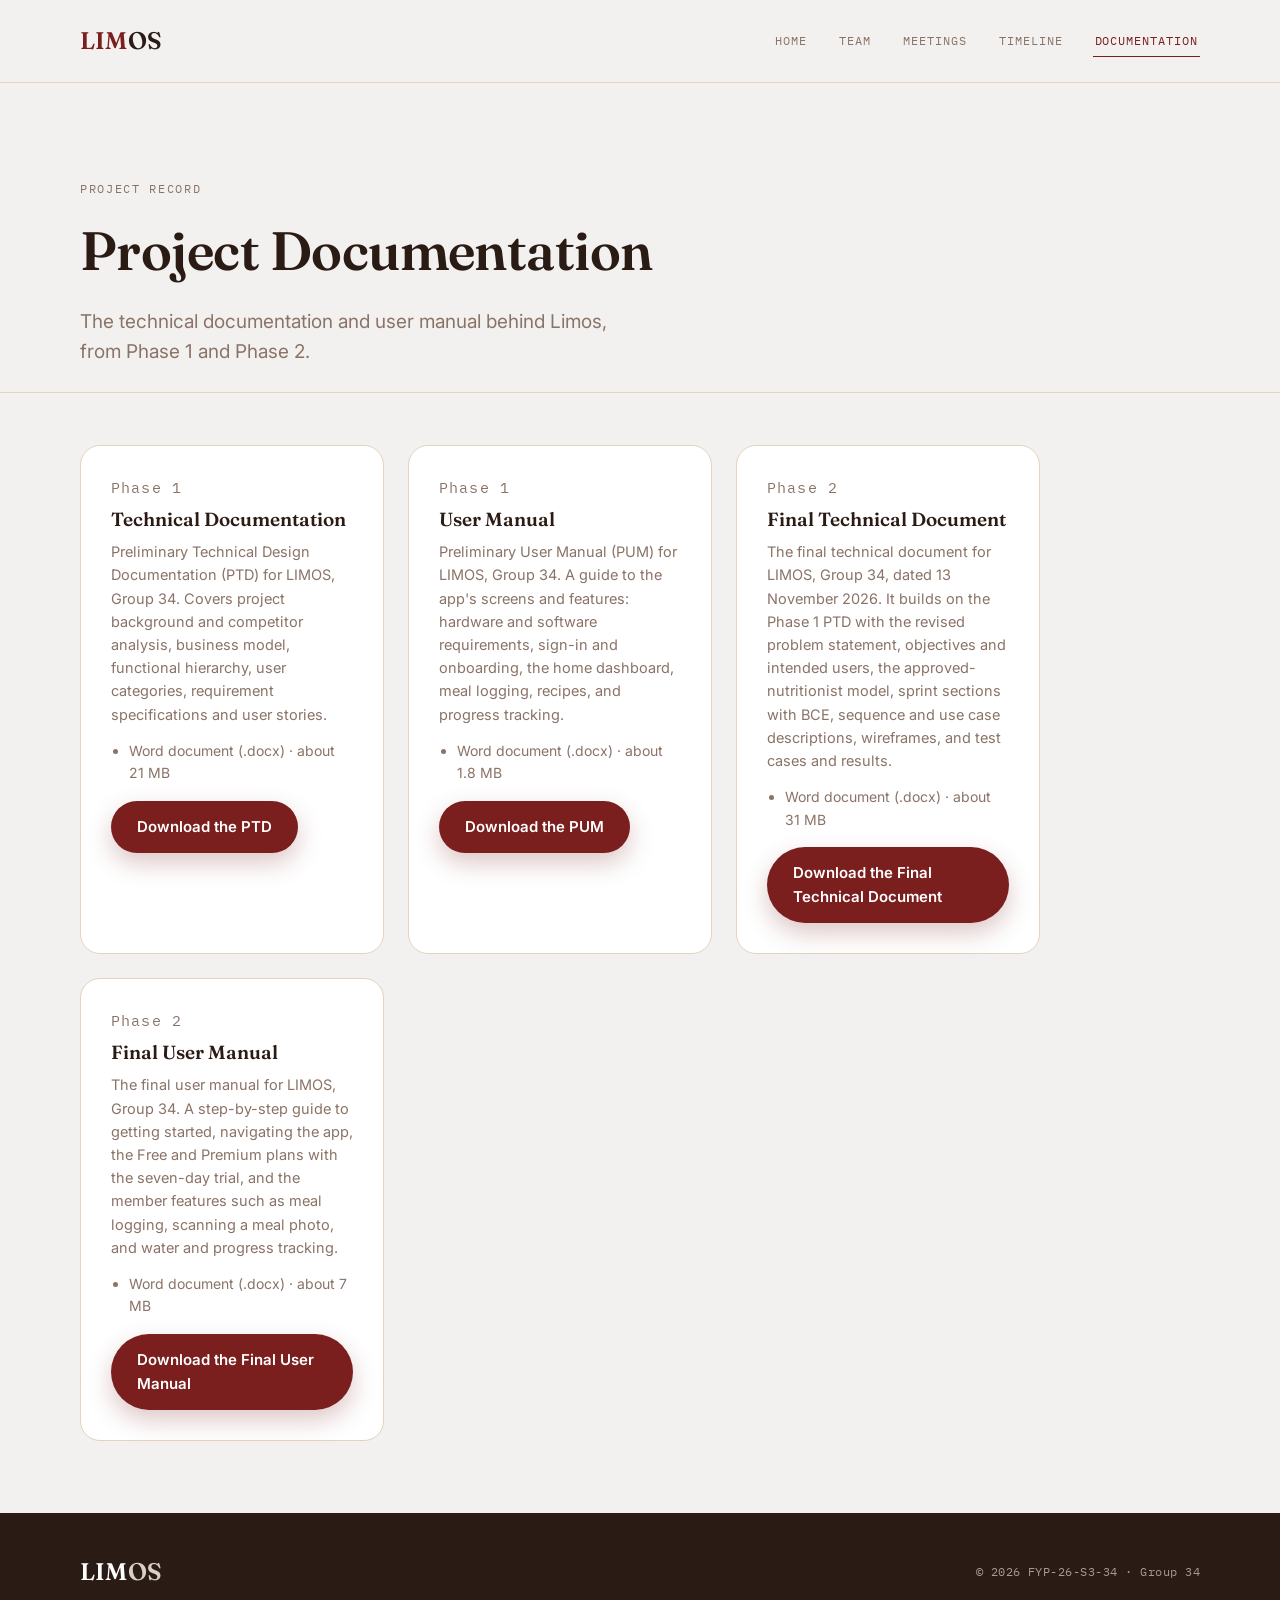
<file: documentation.html>
<!DOCTYPE html>
<html lang="en">
<head>
    <meta charset="UTF-8">
    <meta name="viewport" content="width=device-width, initial-scale=1.0">
    <title>Documentation | Limos</title>

    <link rel="preconnect" href="https://fonts.googleapis.com">
    <link rel="preconnect" href="https://fonts.gstatic.com" crossorigin>
    <link href="https://fonts.googleapis.com/css2?family=Fraunces:ital,opsz,wght@0,9..144,500;0,9..144,600;1,9..144,500&family=IBM+Plex+Mono:wght@500;600&family=Inter:wght@400;500;600;700&display=swap" rel="stylesheet">
    <link rel="stylesheet" href="css/style.css?v=20261027">
    <link rel="icon" type="image/svg+xml" href="assets/favicon.svg">
</head>
<body>

    <header>
        <div class="wrap">
            <a href="index.html" class="logo">LIM<span>OS</span></a>
            <nav>
                <a href="index.html">Home</a>
                <a href="team.html">Team</a>
                <a href="meeting.html">Meetings</a>
                <a href="timeline.html">Timeline</a>
                <a href="documentation.html" aria-current="page">Documentation</a>
            </nav>
        </div>
    </header>

    <main>

        <section class="hero" style="padding-bottom: 24px;">
            <div class="wrap">
                <p class="hero__kicker">Project record</p>
                <h1 style="font-size: clamp(36px, 5vw, 54px);">Project Documentation</h1>
                <p class="lede">The technical documentation and user manual behind Limos, from Phase 1 and Phase 2.</p>
            </div>
        </section>

        <section style="padding-top: 8px;">
            <div class="wrap">
                <div class="doc-grid" style="max-width:960px;grid-template-columns:repeat(auto-fit,minmax(300px,1fr));">
                    <div class="doc-card">
                        <p class="doc-card__index">Phase 1</p>
                        <h3>Technical Documentation</h3>
                        <p>Preliminary Technical Design Documentation (PTD) for LIMOS, Group 34. Covers project background and competitor analysis, business model, functional hierarchy, user categories, requirement specifications and user stories.</p>
                        <ul><li>Word document (.docx) · about 21 MB</li></ul>
                        <p style="margin-top:16px;"><a class="btn btn-primary" href="documents/FYP-26-S3-34_PTD.docx" download>Download the PTD</a></p>
                    </div>

                    <div class="doc-card">
                        <p class="doc-card__index">Phase 1</p>
                        <h3>User Manual</h3>
                        <p>Preliminary User Manual (PUM) for LIMOS, Group 34. A guide to the app's screens and features: hardware and software requirements, sign-in and onboarding, the home dashboard, meal logging, recipes, and progress tracking.</p>
                        <ul><li>Word document (.docx) · about 1.8 MB</li></ul>
                        <p style="margin-top:16px;"><a class="btn btn-primary" href="documents/FYP-26-S3-34_PUM.docx" download>Download the PUM</a></p>
                    </div>

                    <div class="doc-card">
                        <p class="doc-card__index">Phase 2</p>
                        <h3>Final Technical Document</h3>
                        <p>The final technical document for LIMOS, Group 34, dated 13 November 2026. It builds on the Phase 1 PTD with the revised problem statement, objectives and intended users, the approved-nutritionist model, sprint sections with BCE, sequence and use case descriptions, wireframes, and test cases and results.</p>
                        <ul><li>Word document (.docx) · about 31 MB</li></ul>
                        <p style="margin-top:16px;"><a class="btn btn-primary" href="documents/FYP-26-S3-34_Final_Technical_Document.docx" download>Download the Final Technical Document</a></p>
                    </div>

                    <div class="doc-card">
                        <p class="doc-card__index">Phase 2</p>
                        <h3>Final User Manual</h3>
                        <p>The final user manual for LIMOS, Group 34. A step-by-step guide to getting started, navigating the app, the Free and Premium plans with the seven-day trial, and the member features such as meal logging, scanning a meal photo, and water and progress tracking.</p>
                        <ul><li>Word document (.docx) · about 7 MB</li></ul>
                        <p style="margin-top:16px;"><a class="btn btn-primary" href="documents/FYP-26-S3-34_Final_User_Manual.docx" download>Download the Final User Manual</a></p>
                    </div>
                </div>
            </div>
        </section>

    </main>

    <footer>
        <div class="wrap">
            <a href="index.html" class="logo">LIM<span>OS</span></a>
            <p>© 2026 FYP-26-S3-34 · Group 34</p>
        </div>
    </footer>

</body>
</html>
</file>
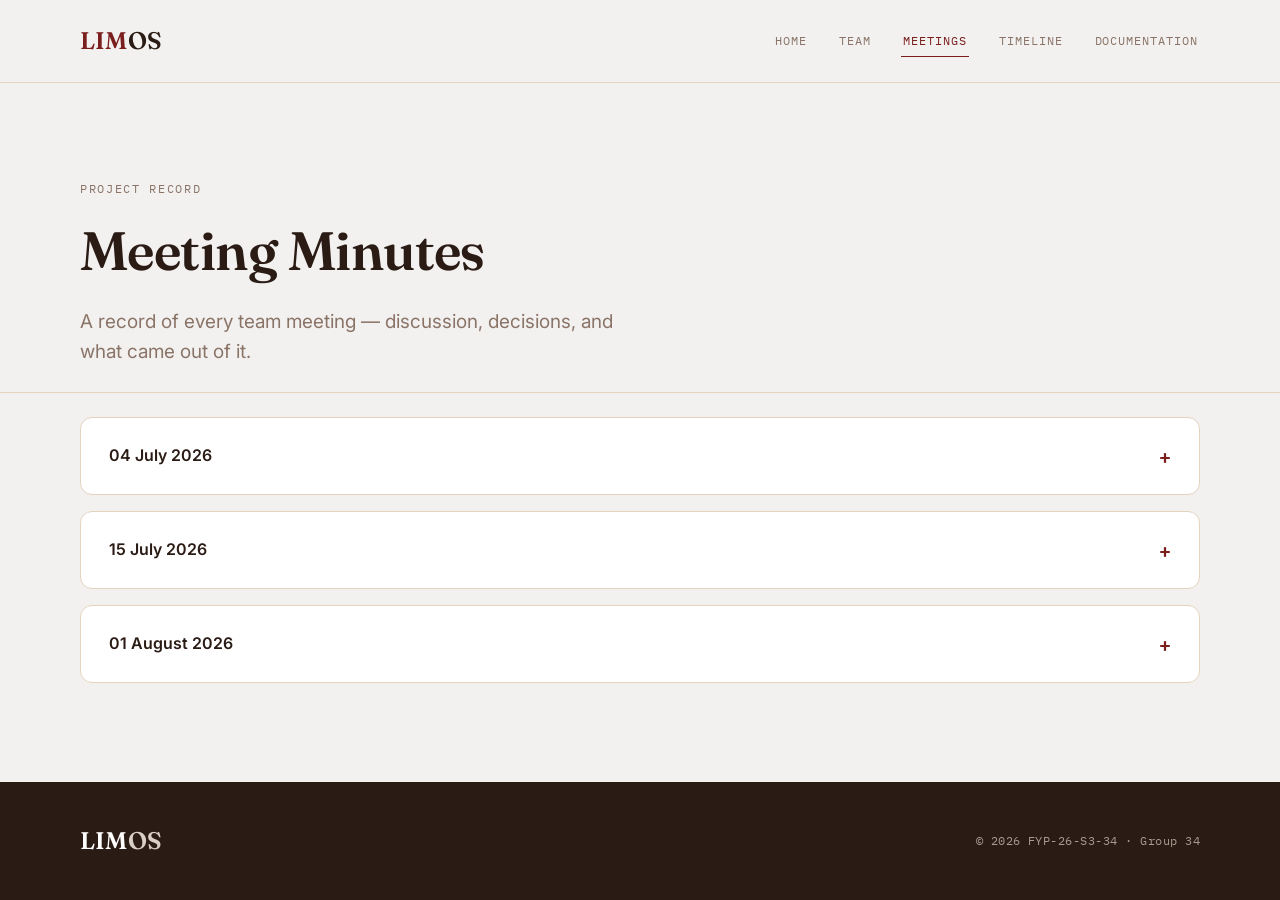
<file: meeting.html>
<!DOCTYPE html>
<html lang="en">
<head>
    <meta charset="UTF-8">
    <meta name="viewport" content="width=device-width, initial-scale=1.0">
    <title>Meetings | Limos</title>

    <link rel="preconnect" href="https://fonts.googleapis.com">
    <link rel="preconnect" href="https://fonts.gstatic.com" crossorigin>
    <link href="https://fonts.googleapis.com/css2?family=Fraunces:ital,opsz,wght@0,9..144,500;0,9..144,600;1,9..144,500&family=IBM+Plex+Mono:wght@500;600&family=Inter:wght@400;500;600;700&display=swap" rel="stylesheet">
    <link rel="stylesheet" href="css/style.css?v=20261027">
    <link rel="icon" type="image/svg+xml" href="assets/favicon.svg">
</head>
<body>

    <header>
        <div class="wrap">
            <a href="index.html" class="logo">LIM<span>OS</span></a>
            <nav>
                <a href="index.html">Home</a>
                <a href="team.html">Team</a>
                <a href="meeting.html" aria-current="page">Meetings</a>
                <a href="timeline.html">Timeline</a>
                <a href="documentation.html">Documentation</a>
            </nav>
        </div>
    </header>

    <main>

        <section class="hero" style="padding-bottom: 24px;">
            <div class="wrap">
                <p class="hero__kicker">Project record</p>
                <h1 style="font-size: clamp(36px, 5vw, 54px);">Meeting Minutes</h1>
                <p class="lede">A record of every team meeting — discussion, decisions, and what came out of it.</p>
            </div>
        </section>

        <section style="padding-top: 8px;">
            <div class="wrap">

                <details class="week-card">
                    <summary>04 July 2026</summary>
                    <div class="content">
                        <p class="meta-row"><span><strong>Time</strong> 20:00 – 20:35 SGT</span> <span><strong>Location</strong> Discord</span></p>

                        <h4>Attendees</h4>
                        <ul>
                            <li>Augustin</li>
                            <li>Marcela</li>
                            <li>Kai Jie</li>
                            <li>Shi Ming</li>
                        </ul>

                        <h4>Agenda</h4>
                        <ul>
                            <li>Discuss project requirements</li>
                            <li>Assign team leader</li>
                            <li>Create Google document to record all requirements needed for the application</li>
                            <li>Research our main rivals and challenges</li>
                        </ul>
                    </div>
                </details>

                <details class="week-card">
                    <summary>15 July 2026</summary>
                    <div class="content">
                        <p class="meta-row"><span><strong>Time</strong> 14:00 – 14:55 SGT</span> <span><strong>Location</strong> Discord</span></p>

                        <h4>Attendees</h4>
                        <ul>
                            <li>Augustin</li>
                            <li>Marcela</li>
                            <li>Kai Jie</li>
                            <li>Shi Ming</li>
                        </ul>

                        <h4>Agenda</h4>
                        <ul>
                            <li>Finalise the project proposal</li>
                            <li>Decide on the development methodology</li>
                            <li>Discuss how to assign roles and responsibilities</li>
                            <li>Start building the GitHub repository for the mobile app</li>
                        </ul>
                    </div>
                </details>

                <details class="week-card">
                    <summary>01 August 2026</summary>
                    <div class="content">
                        <p class="meta-row"><span><strong>Time</strong> 22:00 – 23:00 SGT</span> <span><strong>Location</strong> Discord</span></p>

                        <h4>Attendees</h4>
                        <ul>
                            <li>Augustin</li>
                            <li>Marcela</li>
                            <li>Kai Jie</li>
                            <li>Shi Ming</li>
                        </ul>

                        <h4>Discussion and decisions</h4>
                        <ul>
                            <li>Finalised and unified all common design patterns and naming conventions</li>
                            <li>Granular designs might still change after Submission 1</li>
                            <li>Introduced a more structured work assignment</li>
                        </ul>

                        <h4>Planned for next sprint</h4>
                        <ul>
                            <li>Build the first iteration of the mobile app</li>
                            <li>Use the mobile app to run the test cases</li>
                            <li>Write a test plan</li>
                            <li>Finish the documentation for Sprint 2's activity</li>
                        </ul>

                        <h4>Next meeting</h4>
                        <ul>
                            <li>Meeting with the supervisor on 4 August 2026 at 12:00</li>
                        </ul>
                    </div>
                </details>

            </div>
        </section>

    </main>

    <footer>
        <div class="wrap">
            <a href="index.html" class="logo">LIM<span>OS</span></a>
            <p>© 2026 FYP-26-S3-34 · Group 34</p>
        </div>
    </footer>

</body>
</html>
</file>
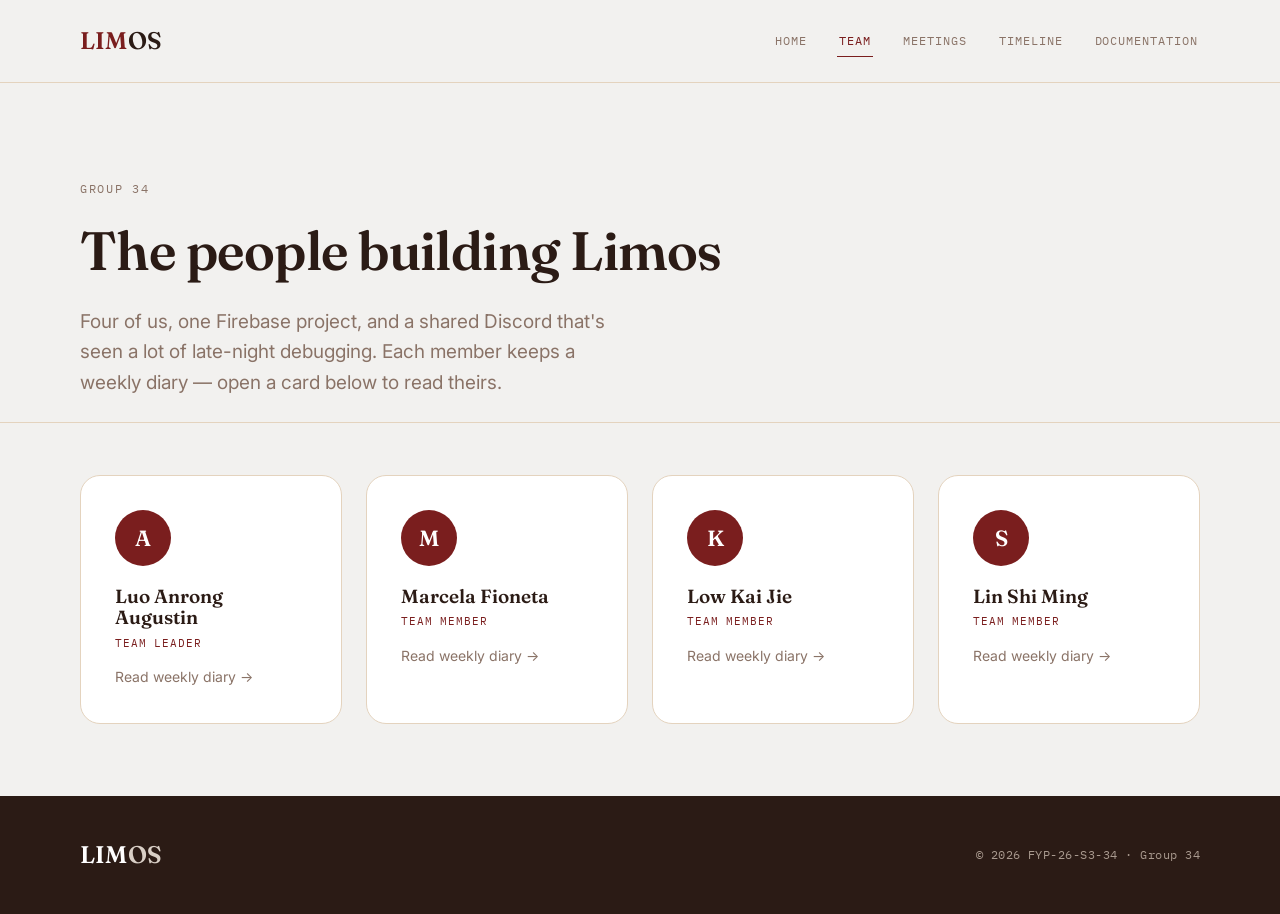
<file: team.html>
<!DOCTYPE html>
<html lang="en">
<head>
    <meta charset="UTF-8">
    <meta name="viewport" content="width=device-width, initial-scale=1.0">
    <title>Team | Limos</title>

    <link rel="preconnect" href="https://fonts.googleapis.com">
    <link rel="preconnect" href="https://fonts.gstatic.com" crossorigin>
    <link href="https://fonts.googleapis.com/css2?family=Fraunces:ital,opsz,wght@0,9..144,500;0,9..144,600;1,9..144,500&family=IBM+Plex+Mono:wght@500;600&family=Inter:wght@400;500;600;700&display=swap" rel="stylesheet">
    <link rel="stylesheet" href="css/style.css?v=20261027">
    <link rel="icon" type="image/svg+xml" href="assets/favicon.svg">
</head>
<body>

    <header>
        <div class="wrap">
            <a href="index.html" class="logo">LIM<span>OS</span></a>
            <nav>
                <a href="index.html">Home</a>
                <a href="team.html" aria-current="page">Team</a>
                <a href="meeting.html">Meetings</a>
                <a href="timeline.html">Timeline</a>
                <a href="documentation.html">Documentation</a>
            </nav>
        </div>
    </header>

    <main>

        <section class="hero" style="padding-bottom: 24px;">
            <div class="wrap">
                <p class="hero__kicker">Group 34</p>
                <h1 style="font-size: clamp(36px, 5vw, 54px);">The people building Limos</h1>
                <p class="lede">
                    Four of us, one Firebase project, and a shared Discord that's seen
                    a lot of late-night debugging. Each member keeps a weekly diary —
                    open a card below to read theirs.
                </p>
            </div>
        </section>

        <section style="padding-top: 8px;">
            <div class="wrap">
                <div class="team-grid">

                    <a href="diaries/augustin.html" class="team-link">
                        <div class="team-card">
                            <div class="team-card__avatar">A</div>
                            <h3>Luo Anrong Augustin</h3>
                            <p class="role">Team Leader</p>
                            <p class="description">Read weekly diary →</p>
                        </div>
                    </a>

                    <a href="diaries/marcela.html" class="team-link">
                        <div class="team-card">
                            <div class="team-card__avatar">M</div>
                            <h3>Marcela Fioneta</h3>
                            <p class="role">Team Member</p>
                            <p class="description">Read weekly diary →</p>
                        </div>
                    </a>

                    <a href="diaries/kaijie.html" class="team-link">
                        <div class="team-card">
                            <div class="team-card__avatar">K</div>
                            <h3>Low Kai Jie</h3>
                            <p class="role">Team Member</p>
                            <p class="description">Read weekly diary →</p>
                        </div>
                    </a>

                    <a href="diaries/shiming.html" class="team-link">
                        <div class="team-card">
                            <div class="team-card__avatar">S</div>
                            <h3>Lin Shi Ming</h3>
                            <p class="role">Team Member</p>
                            <p class="description">Read weekly diary →</p>
                        </div>
                    </a>

                </div>
            </div>
        </section>

    </main>

    <footer>
        <div class="wrap">
            <a href="index.html" class="logo">LIM<span>OS</span></a>
            <p>© 2026 FYP-26-S3-34 · Group 34</p>
        </div>
    </footer>

</body>
</html>
</file>
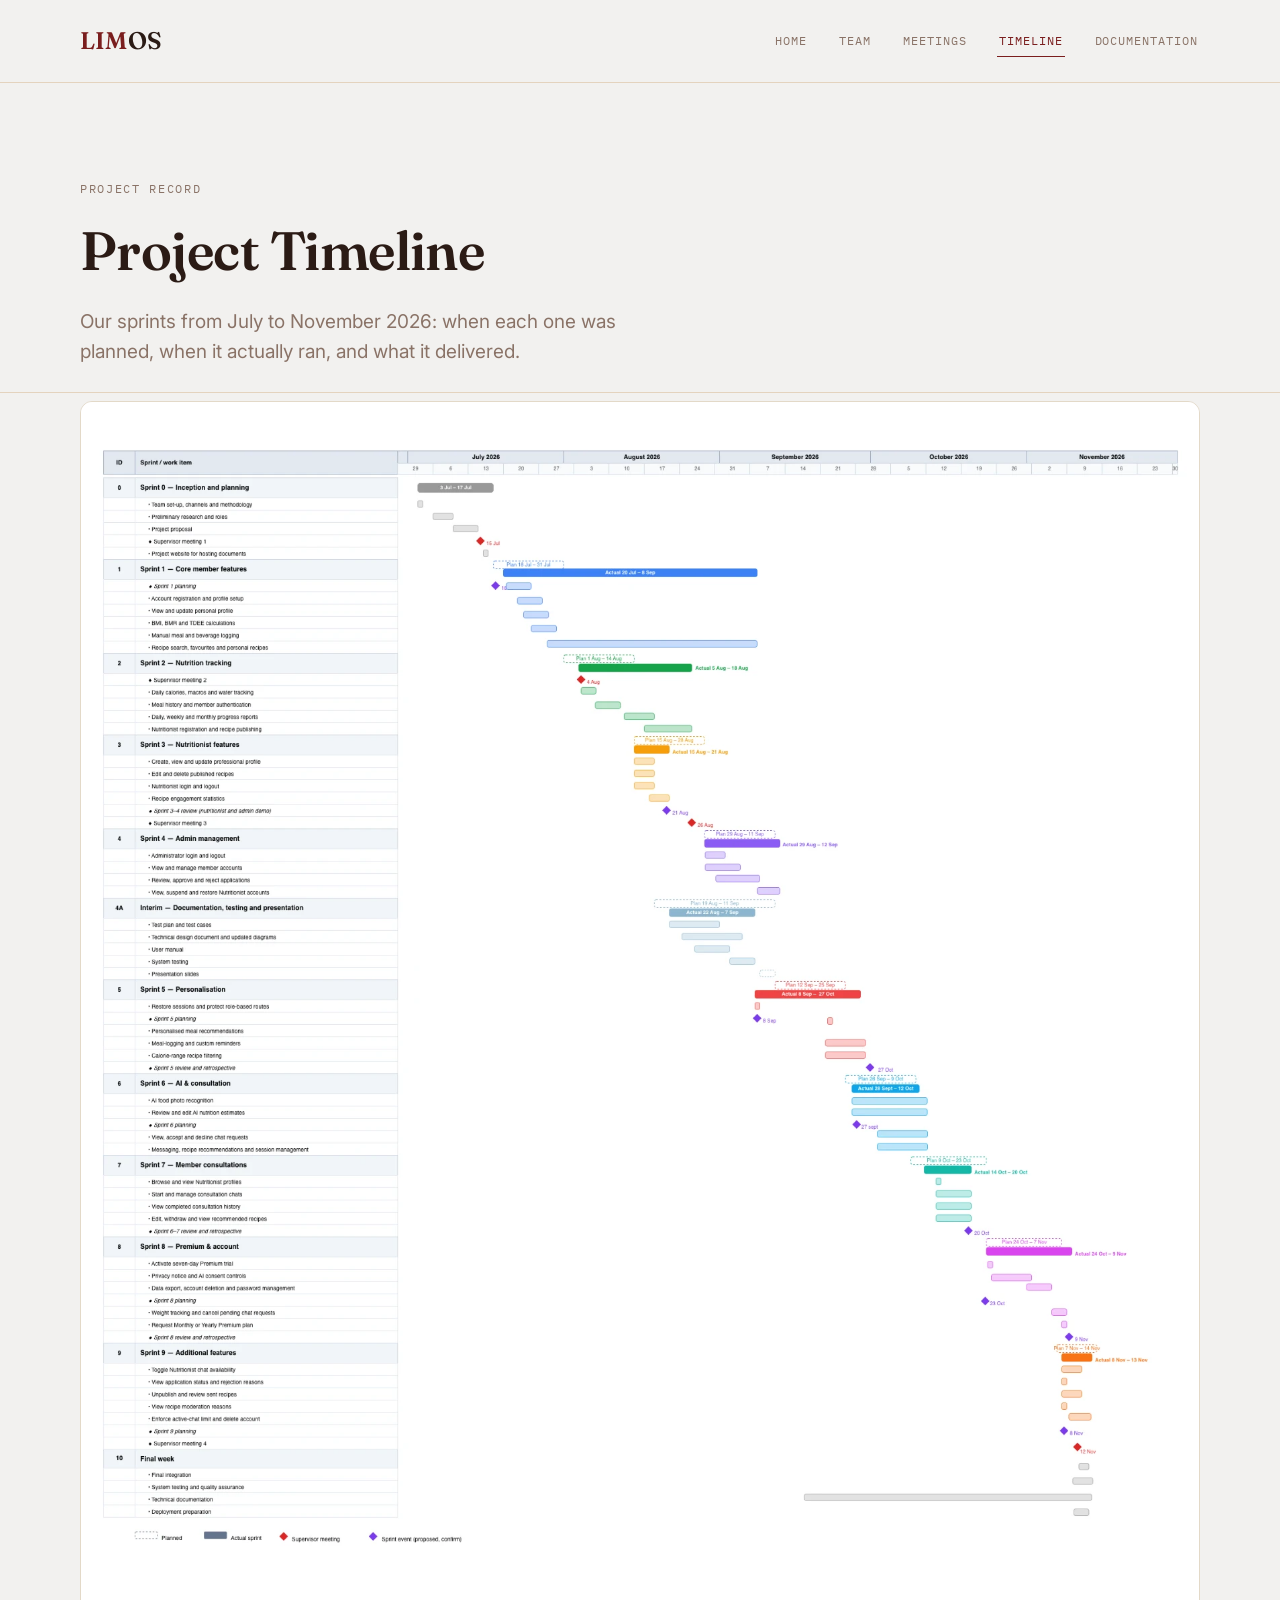
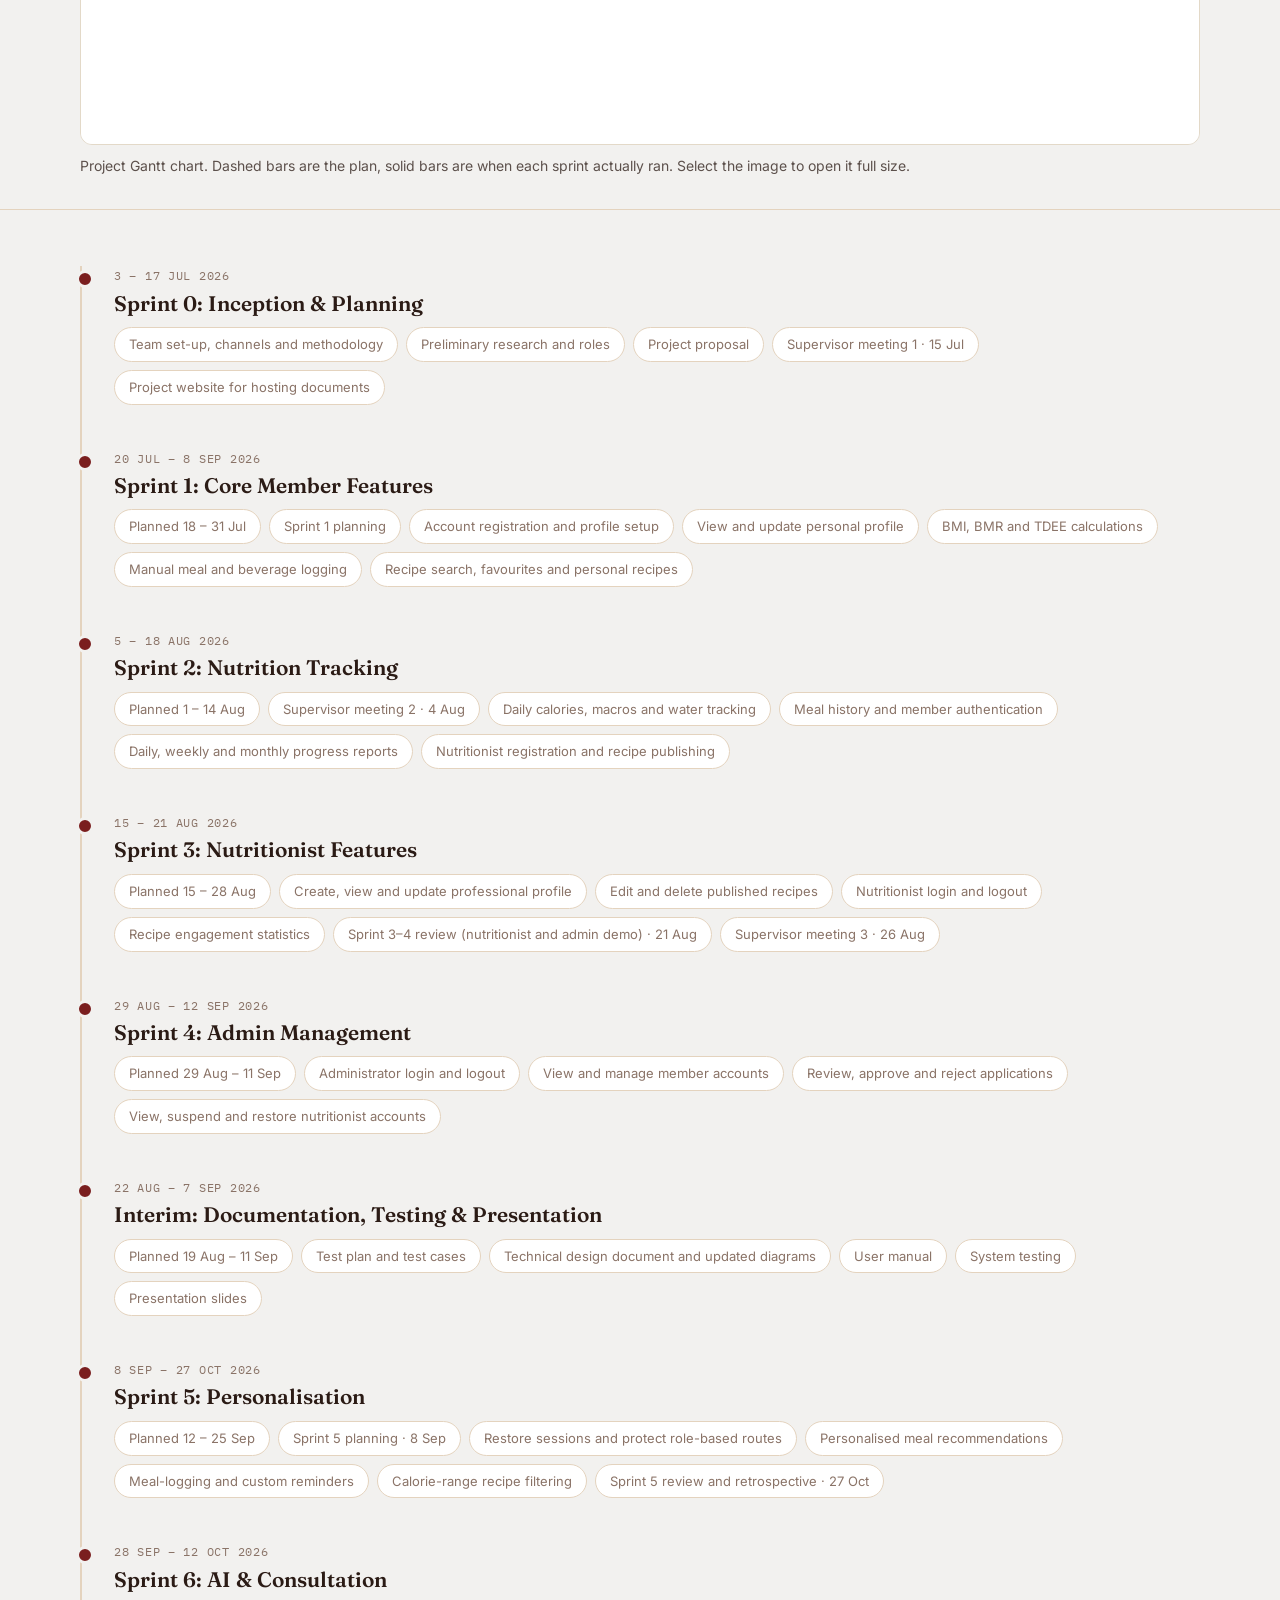
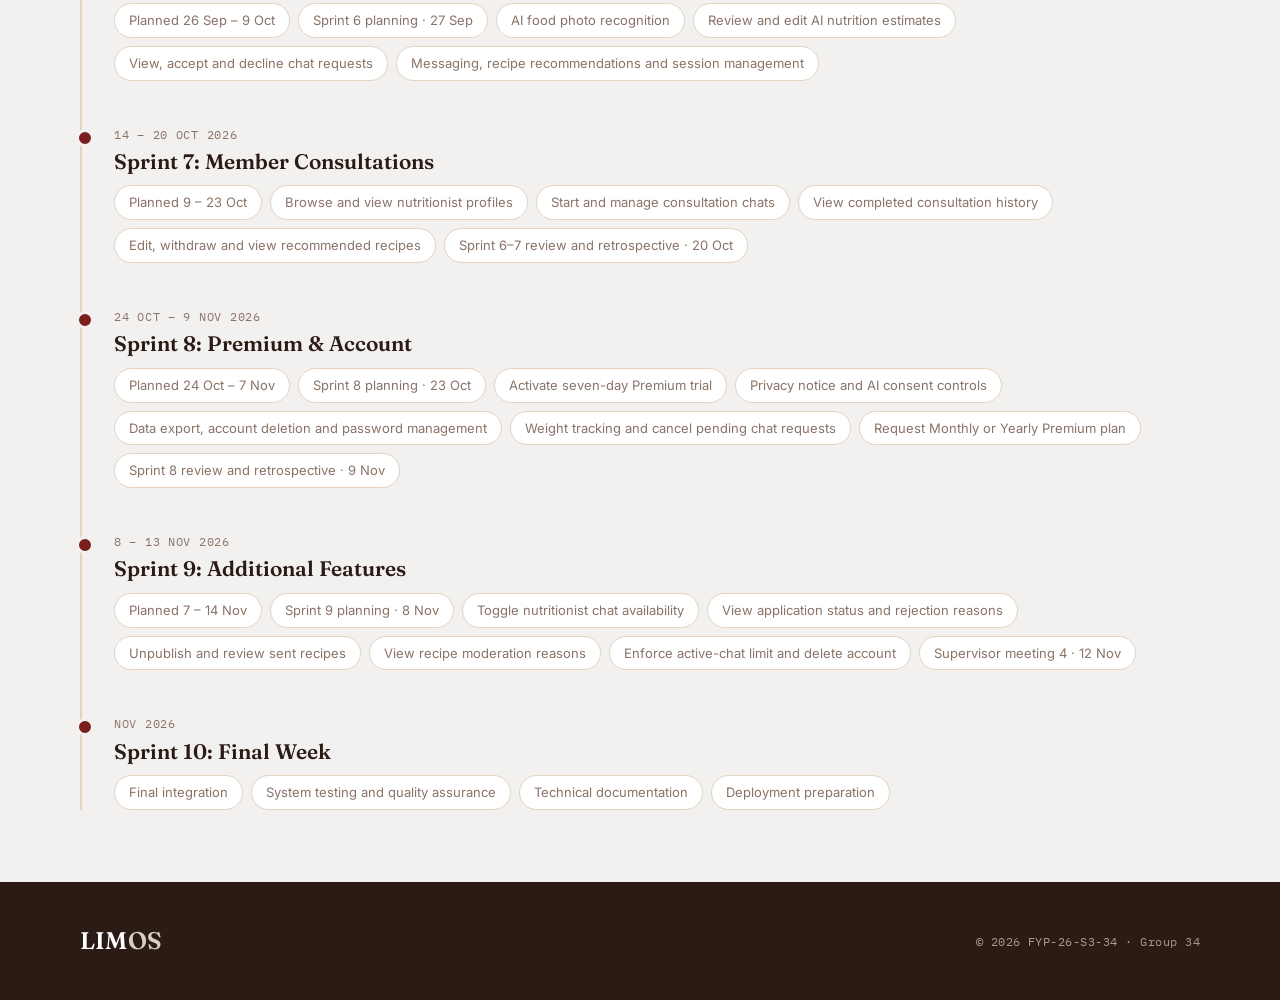
<file: timeline.html>
<!DOCTYPE html>
<html lang="en">
<head>
    <meta charset="UTF-8">
    <meta name="viewport" content="width=device-width, initial-scale=1.0">
    <title>Timeline | Limos</title>

    <link rel="preconnect" href="https://fonts.googleapis.com">
    <link rel="preconnect" href="https://fonts.gstatic.com" crossorigin>
    <link href="https://fonts.googleapis.com/css2?family=Fraunces:ital,opsz,wght@0,9..144,500;0,9..144,600;1,9..144,500&family=IBM+Plex+Mono:wght@500;600&family=Inter:wght@400;500;600;700&display=swap" rel="stylesheet">
    <link rel="stylesheet" href="css/style.css?v=20261027">
    <link rel="icon" type="image/svg+xml" href="assets/favicon.svg">
</head>
<body>

    <header>
        <div class="wrap">
            <a href="index.html" class="logo">LIM<span>OS</span></a>
            <nav>
                <a href="index.html">Home</a>
                <a href="team.html">Team</a>
                <a href="meeting.html">Meetings</a>
                <a href="timeline.html" aria-current="page">Timeline</a>
                <a href="documentation.html">Documentation</a>
            </nav>
        </div>
    </header>

    <main>

        <section class="hero" style="padding-bottom: 24px;">
            <div class="wrap">
                <p class="hero__kicker">Project record</p>
                <h1 style="font-size: clamp(36px, 5vw, 54px);">Project Timeline</h1>
                <p class="lede">Our sprints from July to November 2026: when each one was planned, when it actually ran, and what it delivered.</p>
            </div>
        </section>

        <section style="padding-top: 8px; padding-bottom: 0;">
            <div class="wrap">
                <figure style="margin:0 0 32px;">
                    <a href="documents/project_gantt.webp"><img src="documents/project_gantt.webp" alt="Gantt chart of Sprints 0 to 10 from July to November 2026, showing planned and actual dates, supervisor meetings and sprint events" style="width:100%;height:auto;border:1px solid #e3d9c8;border-radius:12px;background:#fff;"></a>
                    <figcaption style="margin-top:10px;font-size:14px;opacity:.75;">Project Gantt chart. Dashed bars are the plan, solid bars are when each sprint actually ran. Select the image to open it full size.</figcaption>
                </figure>
            </div>
        </section>

        <section style="padding-top: 8px;">
            <div class="wrap">
                <div class="timeline">
                    <div class="timeline__phase">
                        <p class="timeline__dates">3 – 17 Jul 2026</p>
                        <h3>Sprint 0: Inception &amp; Planning</h3>
                        <ul class="timeline__tasks">
                            <li>Team set-up, channels and methodology</li>
                            <li>Preliminary research and roles</li>
                            <li>Project proposal</li>
                            <li>Supervisor meeting 1 · 15 Jul</li>
                            <li>Project website for hosting documents</li>
                        </ul>
                    </div>
                    <div class="timeline__phase">
                        <p class="timeline__dates">20 Jul – 8 Sep 2026</p>
                        <h3>Sprint 1: Core Member Features</h3>
                        <ul class="timeline__tasks">
                            <li>Planned 18 – 31 Jul</li>
                            <li>Sprint 1 planning</li>
                            <li>Account registration and profile setup</li>
                            <li>View and update personal profile</li>
                            <li>BMI, BMR and TDEE calculations</li>
                            <li>Manual meal and beverage logging</li>
                            <li>Recipe search, favourites and personal recipes</li>
                        </ul>
                    </div>
                    <div class="timeline__phase">
                        <p class="timeline__dates">5 – 18 Aug 2026</p>
                        <h3>Sprint 2: Nutrition Tracking</h3>
                        <ul class="timeline__tasks">
                            <li>Planned 1 – 14 Aug</li>
                            <li>Supervisor meeting 2 · 4 Aug</li>
                            <li>Daily calories, macros and water tracking</li>
                            <li>Meal history and member authentication</li>
                            <li>Daily, weekly and monthly progress reports</li>
                            <li>Nutritionist registration and recipe publishing</li>
                        </ul>
                    </div>
                    <div class="timeline__phase">
                        <p class="timeline__dates">15 – 21 Aug 2026</p>
                        <h3>Sprint 3: Nutritionist Features</h3>
                        <ul class="timeline__tasks">
                            <li>Planned 15 – 28 Aug</li>
                            <li>Create, view and update professional profile</li>
                            <li>Edit and delete published recipes</li>
                            <li>Nutritionist login and logout</li>
                            <li>Recipe engagement statistics</li>
                            <li>Sprint 3–4 review (nutritionist and admin demo) · 21 Aug</li>
                            <li>Supervisor meeting 3 · 26 Aug</li>
                        </ul>
                    </div>
                    <div class="timeline__phase">
                        <p class="timeline__dates">29 Aug – 12 Sep 2026</p>
                        <h3>Sprint 4: Admin Management</h3>
                        <ul class="timeline__tasks">
                            <li>Planned 29 Aug – 11 Sep</li>
                            <li>Administrator login and logout</li>
                            <li>View and manage member accounts</li>
                            <li>Review, approve and reject applications</li>
                            <li>View, suspend and restore nutritionist accounts</li>
                        </ul>
                    </div>
                    <div class="timeline__phase">
                        <p class="timeline__dates">22 Aug – 7 Sep 2026</p>
                        <h3>Interim: Documentation, Testing &amp; Presentation</h3>
                        <ul class="timeline__tasks">
                            <li>Planned 19 Aug – 11 Sep</li>
                            <li>Test plan and test cases</li>
                            <li>Technical design document and updated diagrams</li>
                            <li>User manual</li>
                            <li>System testing</li>
                            <li>Presentation slides</li>
                        </ul>
                    </div>
                    <div class="timeline__phase">
                        <p class="timeline__dates">8 Sep – 27 Oct 2026</p>
                        <h3>Sprint 5: Personalisation</h3>
                        <ul class="timeline__tasks">
                            <li>Planned 12 – 25 Sep</li>
                            <li>Sprint 5 planning · 8 Sep</li>
                            <li>Restore sessions and protect role-based routes</li>
                            <li>Personalised meal recommendations</li>
                            <li>Meal-logging and custom reminders</li>
                            <li>Calorie-range recipe filtering</li>
                            <li>Sprint 5 review and retrospective · 27 Oct</li>
                        </ul>
                    </div>
                    <div class="timeline__phase">
                        <p class="timeline__dates">28 Sep – 12 Oct 2026</p>
                        <h3>Sprint 6: AI &amp; Consultation</h3>
                        <ul class="timeline__tasks">
                            <li>Planned 26 Sep – 9 Oct</li>
                            <li>Sprint 6 planning · 27 Sep</li>
                            <li>AI food photo recognition</li>
                            <li>Review and edit AI nutrition estimates</li>
                            <li>View, accept and decline chat requests</li>
                            <li>Messaging, recipe recommendations and session management</li>
                        </ul>
                    </div>
                    <div class="timeline__phase">
                        <p class="timeline__dates">14 – 20 Oct 2026</p>
                        <h3>Sprint 7: Member Consultations</h3>
                        <ul class="timeline__tasks">
                            <li>Planned 9 – 23 Oct</li>
                            <li>Browse and view nutritionist profiles</li>
                            <li>Start and manage consultation chats</li>
                            <li>View completed consultation history</li>
                            <li>Edit, withdraw and view recommended recipes</li>
                            <li>Sprint 6–7 review and retrospective · 20 Oct</li>
                        </ul>
                    </div>
                    <div class="timeline__phase">
                        <p class="timeline__dates">24 Oct – 9 Nov 2026</p>
                        <h3>Sprint 8: Premium &amp; Account</h3>
                        <ul class="timeline__tasks">
                            <li>Planned 24 Oct – 7 Nov</li>
                            <li>Sprint 8 planning · 23 Oct</li>
                            <li>Activate seven-day Premium trial</li>
                            <li>Privacy notice and AI consent controls</li>
                            <li>Data export, account deletion and password management</li>
                            <li>Weight tracking and cancel pending chat requests</li>
                            <li>Request Monthly or Yearly Premium plan</li>
                            <li>Sprint 8 review and retrospective · 9 Nov</li>
                        </ul>
                    </div>
                    <div class="timeline__phase">
                        <p class="timeline__dates">8 – 13 Nov 2026</p>
                        <h3>Sprint 9: Additional Features</h3>
                        <ul class="timeline__tasks">
                            <li>Planned 7 – 14 Nov</li>
                            <li>Sprint 9 planning · 8 Nov</li>
                            <li>Toggle nutritionist chat availability</li>
                            <li>View application status and rejection reasons</li>
                            <li>Unpublish and review sent recipes</li>
                            <li>View recipe moderation reasons</li>
                            <li>Enforce active-chat limit and delete account</li>
                            <li>Supervisor meeting 4 · 12 Nov</li>
                        </ul>
                    </div>
                    <div class="timeline__phase">
                        <p class="timeline__dates">Nov 2026</p>
                        <h3>Sprint 10: Final Week</h3>
                        <ul class="timeline__tasks">
                            <li>Final integration</li>
                            <li>System testing and quality assurance</li>
                            <li>Technical documentation</li>
                            <li>Deployment preparation</li>
                        </ul>
                    </div>
                </div>
            </div>
        </section>

    </main>

    <footer>
        <div class="wrap">
            <a href="index.html" class="logo">LIM<span>OS</span></a>
            <p>© 2026 FYP-26-S3-34 · Group 34</p>
        </div>
    </footer>

</body>
</html>
</file>
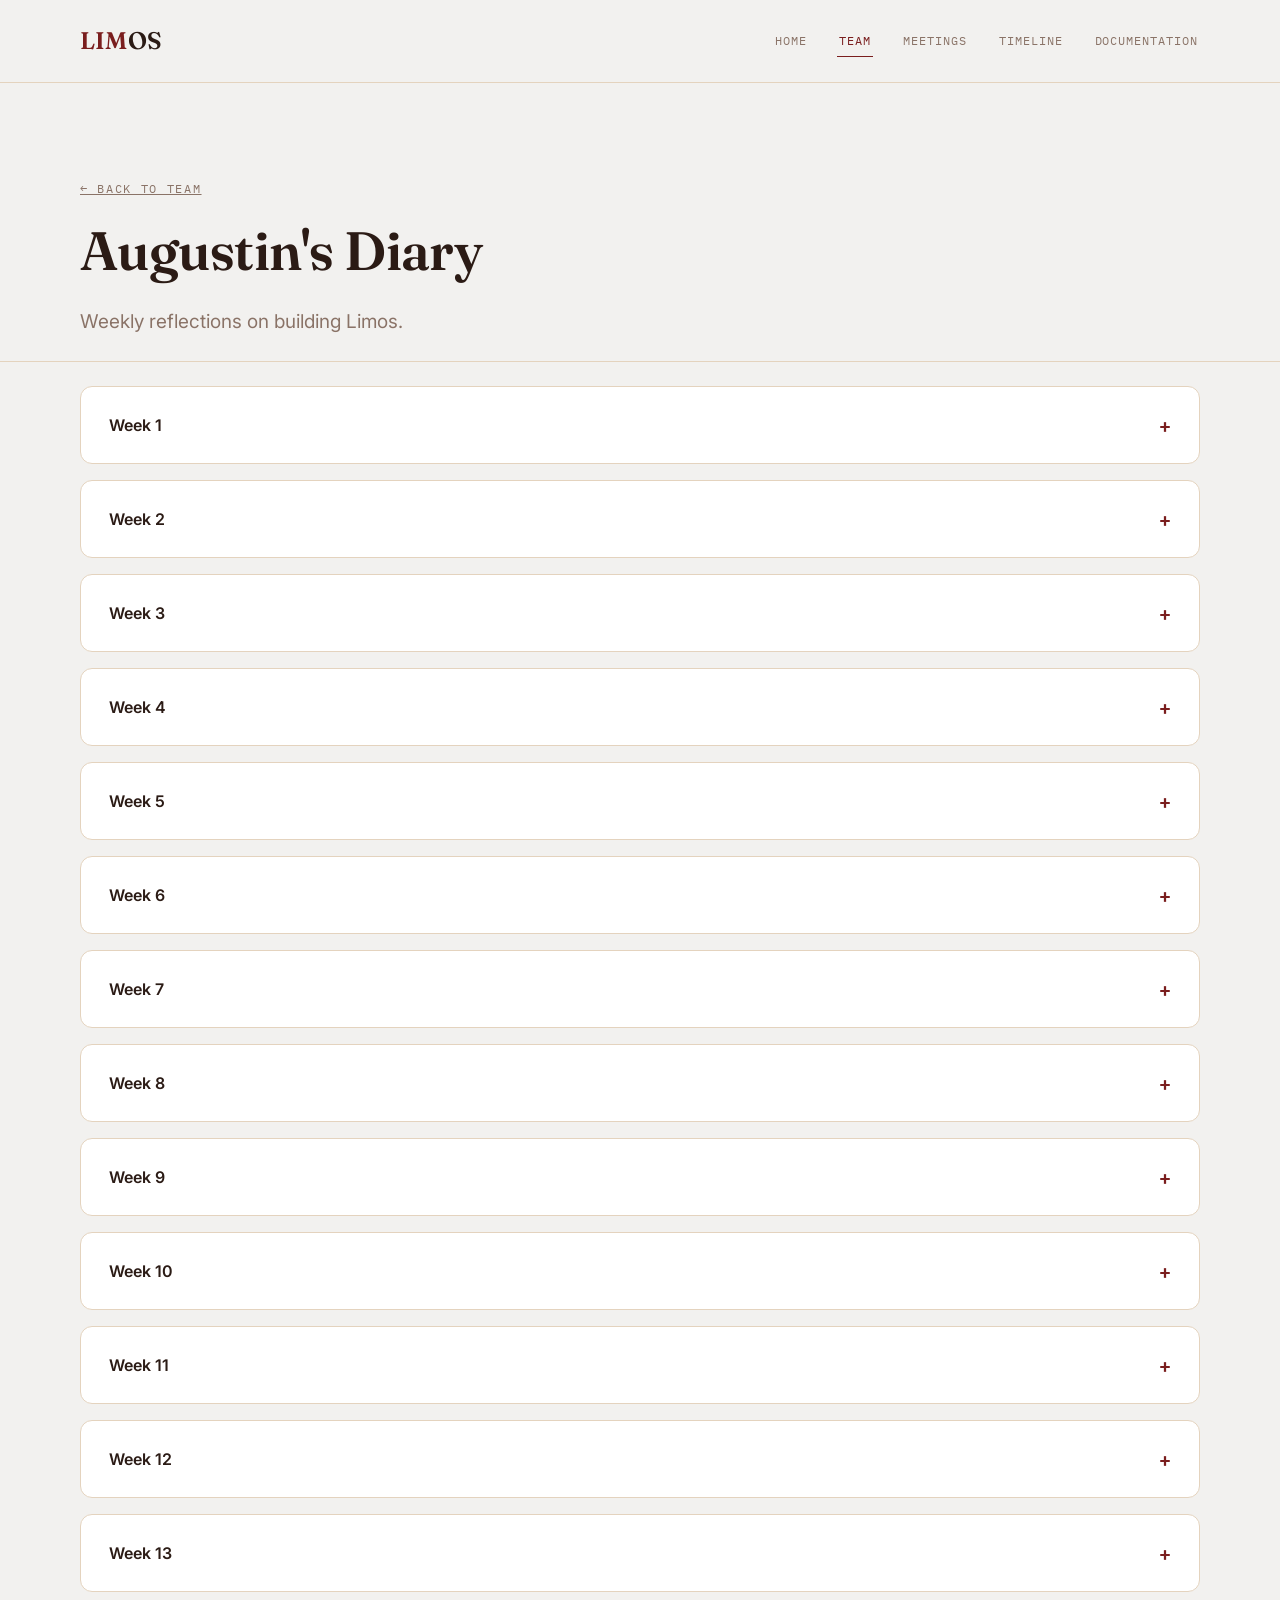
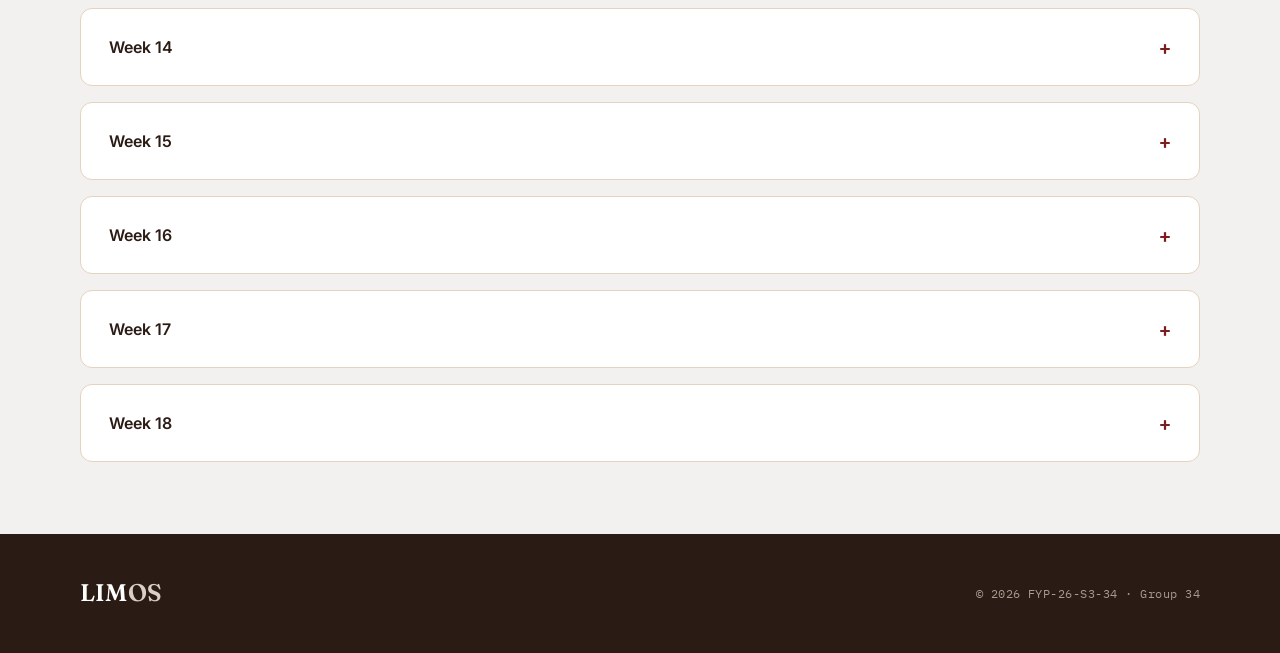
<file: diaries/augustin.html>
<!DOCTYPE html>
<html lang="en">
<head>
    <meta charset="UTF-8">
    <meta name="viewport" content="width=device-width, initial-scale=1.0">
    <title>Augustin's Diary | Limos</title>

    <link rel="preconnect" href="https://fonts.googleapis.com">
    <link rel="preconnect" href="https://fonts.gstatic.com" crossorigin>
    <link href="https://fonts.googleapis.com/css2?family=Fraunces:ital,opsz,wght@0,9..144,500;0,9..144,600;1,9..144,500&family=IBM+Plex+Mono:wght@500;600&family=Inter:wght@400;500;600;700&display=swap" rel="stylesheet">
    <link rel="stylesheet" href="../css/style.css?v=20261027">
    <link rel="icon" type="image/svg+xml" href="../assets/favicon.svg">
</head>
<body>

    <header>
        <div class="wrap">
            <a href="../index.html" class="logo">LIM<span>OS</span></a>
            <nav>
                <a href="../index.html">Home</a>
                <a href="../team.html" aria-current="page">Team</a>
                <a href="../meeting.html">Meetings</a>
                <a href="../timeline.html">Timeline</a>
                <a href="../documentation.html">Documentation</a>
            </nav>
        </div>
    </header>

    <main>

        <section class="hero" style="padding-bottom: 24px;">
            <div class="wrap">
                <p class="hero__kicker"><a href="../team.html">← Back to Team</a></p>
                <h1 style="font-size: clamp(36px, 5vw, 54px);">Augustin's Diary</h1>
                <p class="lede">Weekly reflections on building Limos.</p>
            </div>
        </section>

        <section style="padding-top: 8px;">
            <div class="wrap">

                <details class="week-card">
                    <summary>Week 1</summary>
                    <div class="content">
                        <h4>Objectives Achieved</h4>
                        <ul>
                            <li>Liaise with team members</li>
                            <li>Agreed on communication channels (Telegram, Discord)</li>
                            <li>Brief introduction on Discord</li>
                            <li>Role assignments and preliminary decisions</li>
                            <li>Appointed team leader</li>
                        </ul>
                        <ul>
                            <li>Discussed project scope</li>
                            <li>Studied market and competitors</li>
                            <li>Decided on what infrastructure to utilise</li>
                            <li>Identified rough scope of project</li>
                            <li>Wrote down findings mentioned previously into a digestible format</li>
                            <li>Sent out an email invitation for the first meeting and informed supervisor about an inactive member in the group.</li>
                        </ul>

                        <h4>⚠ Challenges</h4>
                        <p>Missing member in group.</p>

                        <h4>💡 Reflection</h4>
                        <p>
                            Discussed with my teammates about our general expectations of each other, our strengths and weaknesses, our preferences
                            when working in a group, to familiarise each other before officially starting the project.
                        </p>
                    </div>
                </details>

                <details class="week-card">
                    <summary>Week 2</summary>
                    <div class="content">
                        <h4>Objectives Achieved</h4>
                        <p>Created first draft of project proposal containing:</p>
                        <ul>
                            <li>Executive Summary</li>
                            <li>Introduction</li>
                            <li>Project Description</li>
                            <li>Background</li>
                            <li>Objectives</li>
                            <li>Scope and Problems of Limitations</li>
                            <li>Development Method</li>
                        </ul>
                        <p>Project website that stores administrative information:</p>
                        <ul>
                            <li>Weekly reflections</li>
                            <li>Meeting minutes</li>
                        </ul>

                        <h4>⚠ Challenges</h4>
                        <ul>
                            <li>Different perspectives of different points which led to confusion of objectives.</li>
                        </ul>

                        <h4>💡 Reflection</h4>
                        <p>
                            Differing views and opinions of what to do led to some confusion, but eventually we managed to get over it and ensure
                            that everyone is on the same page.
                        </p>
                    </div>
                </details>

                <details class="week-card">
                    <summary>Week 3</summary>
                    <div class="content">
                        <h4>Objectives Achieved</h4>
                        <p>Created user stories, use case descriptions, BCE and sequence diagrams.</p>

                        <h4>⚠ Challenges</h4>
                        <ul>
                            <li>Confusion about what is expected for the submission, and small details of objectives, e.g. necessary artefacts for submission 1.</li>
                        </ul>

                        <h4>💡 Reflection</h4>
                        <p>
                            Need a more accurate way of reflecting jobs done, by who, who is to do what, and what needs to be done.
                            More communication is necessary on my part.
                        </p>
                    </div>
                </details>

                <details class="week-card">
                    <summary>Week 4</summary>
                    <div class="content">
                        <h4>Objectives Achieved</h4>
                        <p>Prioritised the design and development of core application components before introducing additional features.</p>
                        <p>Divided design responsibilities among team members based on different application pages and user roles.</p>

                        <h4>⚠ Challenges</h4>
                        <ul>
                            <li>Struggled to understand Firebase implementation and integrating Firebase with Flutter.</li>
                        </ul>

                        <h4>💡 Reflection</h4>
                        <p>Improve communication and coordination within the team, particularly when deciding which features or application 
                            components should be prioritised and monitored more closely during development.</p>
                    </div>
                </details>

                <details class="week-card">
                    <summary>Week 5</summary>
                    <div class="content">
                        <h4>Objectives Achieved</h4>
                        <p>Began connecting the Flutter application to Firebase.</p>
                        <p>Met supervisor to discuss progress and next steps.</p>

                        <h4>⚠ Challenges</h4>
                        <ul>
                            <li>Organising tasks, to-dos on top of other school responsibilities 
                                to complete within the time frame given.</li>
                        </ul>

                        <h4>💡 Reflection</h4>
                        <p>Need to improve time management and task organisation to ensure all 
                            responsibilities are met within the given timeframe.</p>
                    </div>
                </details>

                <details class="week-card">
                    <summary>Week 6</summary>
                    <div class="content">
                        <h4>Objectives Achieved</h4>
                        <p>Continued working on the tasks and features from the previous week.</p>
                        <p>Started on test cases for the application features.</p>

                        <h4>⚠ Challenges</h4>
                        <ul>
                            <li>Similar to previous weeks, but slowly getting better</li>
                        </ul>

                        <h4>💡 Reflection</h4>
                        <p>Getting better working as a team, communicating more, and supporting each other through the challenges.</p>
                    </div>
                </details>

                <details class="week-card">
                    <summary>Week 7</summary>
                    <div class="content">
                        <h4>Objectives Achieved</h4>
                        <p>Continue working on test cases, reported results and made 
                            relevant changes to them as and when necessary.</p>

                        <h4>⚠ Challenges</h4>
                        <ul>
                            <li>None. </li>
                        </ul>

                        <h4>💡 Reflection</h4>
                        <p>Testing the application also helped us identify small improvements that 
                            could make certain features easier to understand and use.</p>
                    </div>
                </details>

                <details class="week-card">
                    <summary>Week 8</summary>
                    <div class="content">
                        <h4>Objectives Achieved</h4>
                        <p>Worked on technical design manual</p>
                        <p>Continue testing to ensure all features are working as expected.</p>
                        <p>Had a second meeting with the supervisor to discuss the project progress.</p>

                        <h4>⚠ Challenges</h4>
                        <ul>
                            <li>Changing a lot of system designs means changing many diagrams as well which can be quite troublesome.</li>
                        </ul>

                        <h4>💡 Reflection</h4>
                        <p>There are some areas we could have clarified earlier to make our life easier but we delayed 
                            doing so, leading to some unnecessary complications that could be avoided, so we need to be 
                            more proactive in seeking clarification.</p>
                    </div>
                </details>

                <details class="week-card">
                    <summary>Week 9</summary>
                    <div class="content">
                        <h4>Objectives Achieved</h4>
                        <p>Like the last few weeks, continued testing to ensure all features are working as expected.</p>
                        <p>Start on presentation slides for midpoint system demo.</p>

                        <h4>⚠ Challenges</h4>
                        <ul>
                            <li>Staying consistent with our efforts during busy times, but doable as long as we manage our time effectively.</li>
                        </ul>

                        <h4>💡 Reflection</h4>
                        <p>Working on the presentation slides has helped us better understand and communicate the project's progress and achievements.</p>
                    </div>
                </details>

                <details class="week-card">
                    <summary>Week 10</summary>
                    <div class="content">
                        <h4>Objectives Achieved</h4>
                        <p>Presented the midpoint system demo to the supervisor and received feedback.</p>

                        <h4>⚠ Challenges</h4>
                        <ul>
                            <li>Had some poor time management and miscommunications, leading to our submission being late and messy as we had different timelines.</li>
                        </ul>

                        <h4>💡 Reflection</h4>
                        <p>Appoint someone to QA all our submissions to ensure quality and consistency, and also ensure that everyone is one the same page, we should not be facing these kind of issues this late into the project.</p>
                    </div>
                </details>

                <details class="week-card">
                    <summary>Week 11</summary>
                    <div class="content">
                        <h4>Objectives Achieved</h4>
                        <p>Reviewed and tested the application's core functionalities across the User, Business Partner, and Admin roles.</p>
                        <p>Continued creating and refining test cases to ensure the core features meet their requirements.</p>

                        <h4>⚠ Challenges</h4>
                        <ul>
                            <li>Some features were still being improved, making it difficult to complete certain test cases.</li>
                        </ul>

                        <h4>💡 Reflection</h4>
                        <p>This week, I focused more on my role as a tester and realised how important it is to thoroughly check each feature before moving on to more advanced functionalities.</p>
                    </div>
                </details>

                <details class="week-card">
                    <summary>Week 12</summary>
                    <div class="content">
                        <h4>Objectives Achieved</h4>
                        <p>Continued testing the core functionalities and verifying fixes for previously identified bugs.</p>
                        <p>Updated relevant test cases and documentation, including the Document Control section.</p>

                        <h4>⚠ Challenges</h4>
                        <ul>
                            <li>Some user stories needed further clarification before suitable test cases could be prepared.</li>
                        </ul>

                        <h4>💡 Reflection</h4>
                        <p>By participating in discussions about advanced features, I gained a better understanding of how user stories are planned and how they can be translated into test cases. Our team communication has also improved compared to the earlier sprints.</p>
                    </div>
                </details>

                <details class="week-card">
                    <summary>Week 13</summary>
                    <div class="content">
                        <h4>Objectives Achieved</h4>
                        <p>Started preparing test cases for the advanced features assigned to Sprint 7.</p>
                        <p>Began testing newly implemented features and recording any bugs or unexpected results.</p>

                        <h4>⚠ Challenges</h4>
                        <ul>
                            <li>Certain test cases could not be completed because their corresponding features were still under development.</li>
                        </ul>

                        <h4>💡 Reflection</h4>
                        <p>As we started working on advanced features, I realised that creating detailed test cases requires a good understanding of the system's workflow. I had to think more carefully about different scenarios, including situations where users might enter incorrect information or perform unexpected actions.</p>
                    </div>
                </details>

                <details class="week-card">
                    <summary>Week 14</summary>
                    <div class="content">
                        <h4>Objectives Achieved</h4>
                        <p>Continued testing the advanced features implemented during Sprint 7.</p>
                        <p>Performed regression testing to ensure that new changes did not affect existing core functionalities.</p>

                        <h4>⚠ Challenges</h4>
                        <ul>
                            <li>Some bugs only appeared under specific conditions, making them difficult to reproduce consistently.</li>
                        </ul>

                        <h4>💡 Reflection</h4>
                        <p>I realised that fixing or adding one feature could sometimes affect other parts of the system.</p>
                    </div>
                </details>

                <details class="week-card">
                    <summary>Week 15</summary>
                    <div class="content">
                        <h4>Objectives Achieved</h4>
                        <p>Conducted functional testing on newly developed features and checked their integration with existing components.</p>
                        <p>Reported bugs, UI inconsistencies, and unexpected application behaviour to the development team.</p>

                        <h4>⚠ Challenges</h4>
                        <ul>
                            <li>Testing became more complicated as more advanced features were integrated into the application.</li>
                            <li>Some issues involved multiple components, making it harder to determine the source of the problem.</li>
                        </ul>

                        <h4>💡 Reflection</h4>
                        <p>As more features were integrated, I had to pay closer attention to how different parts of the application interacted with one another. Although testing became more challenging, I felt that my experience from previous sprints helped me identify issues more efficiently.</p>
                    </div>
                </details>

                <details class="week-card">
                    <summary>Week 16</summary>
                    <div class="content">
                        <h4>Objectives Achieved</h4>
                        <p>Completed and refined test cases for the planned advanced features.</p>
                        <p>Worked with team members to identify and resolve remaining functional and integration issues.</p>

                        <h4>⚠ Challenges</h4>
                        <ul>
                            <li>The increasing number of features made testing more time-consuming.</li>
                        </ul>

                        <h4>💡 Reflection</h4>
                        <p>This week marked an important stage in our project as we worked towards completing all the planned functionalities. From a testing perspective, I learned the importance of staying organised and keeping track of test results, especially when multiple features need to be verified.</p>
                    </div>
                </details>

                <details class="week-card">
                    <summary>Week 17</summary>
                    <div class="content">
                        <h4>Objectives Achieved</h4>
                        <p>Began the final round of end-to-end testing across all three user roles.</p>
                        <p>Reviewed the existing test cases to ensure that all implemented functionalities were covered.</p>
                        <p>Conducted regression testing and checked for remaining bugs, crashes, and inconsistencies.</p>

                        <h4>⚠ Challenges</h4>
                        <ul>
                            <li>Conducting a complete review of the application required careful planning to avoid overlooking any functionality.</li>
                        </ul>

                        <h4>💡 Reflection</h4>
                        <p>This week, I focused on ensuring that the application was ready for final submission. I realised how important the testing process has been throughout the project, as the test cases created during previous sprints made the final review more systematic and manageable. I also learned that even when an application appears to be functioning correctly, it is still necessary to perform thorough testing to identify issues that may have been missed earlier.</p>
                    </div>
                </details>

                <details class="week-card">
                    <summary>Week 18</summary>
                    <div class="content">
                        <h4>Objectives Achieved</h4>
                        <p>Completed the final round of functional and regression testing for the application.</p>
                        <p>Assisted the team in completing the technical documentation, user manual, promotional video, and project website.</p>

                        <h4>⚠ Challenges</h4>
                        <ul>
                            <li>Managing the final testing activities alongside documentation and other submission requirements required good coordination.</li>                        
                        </ul>
                        <h4>💡 Reflection</h4>
                        <p>As we reached the final week of development, I reflected on how much I had learned throughout the project. I improved my communication and teamwork skills by working closely with my teammates to identify and resolve issues. Although we faced several challenges along the way, I am satisfied with the progress we made as a team. This project has given me a better understanding of the software development and testing process, and I believe the experience will be useful in future projects.</p>
                    </div>
                </details>

            </div>
        </section>

    </main>

    <footer>
        <div class="wrap">
            <a href="../index.html" class="logo">LIM<span>OS</span></a>
            <p>© 2026 FYP-26-S3-34 · Group 34</p>
        </div>
    </footer>

</body>
</html>
</file>
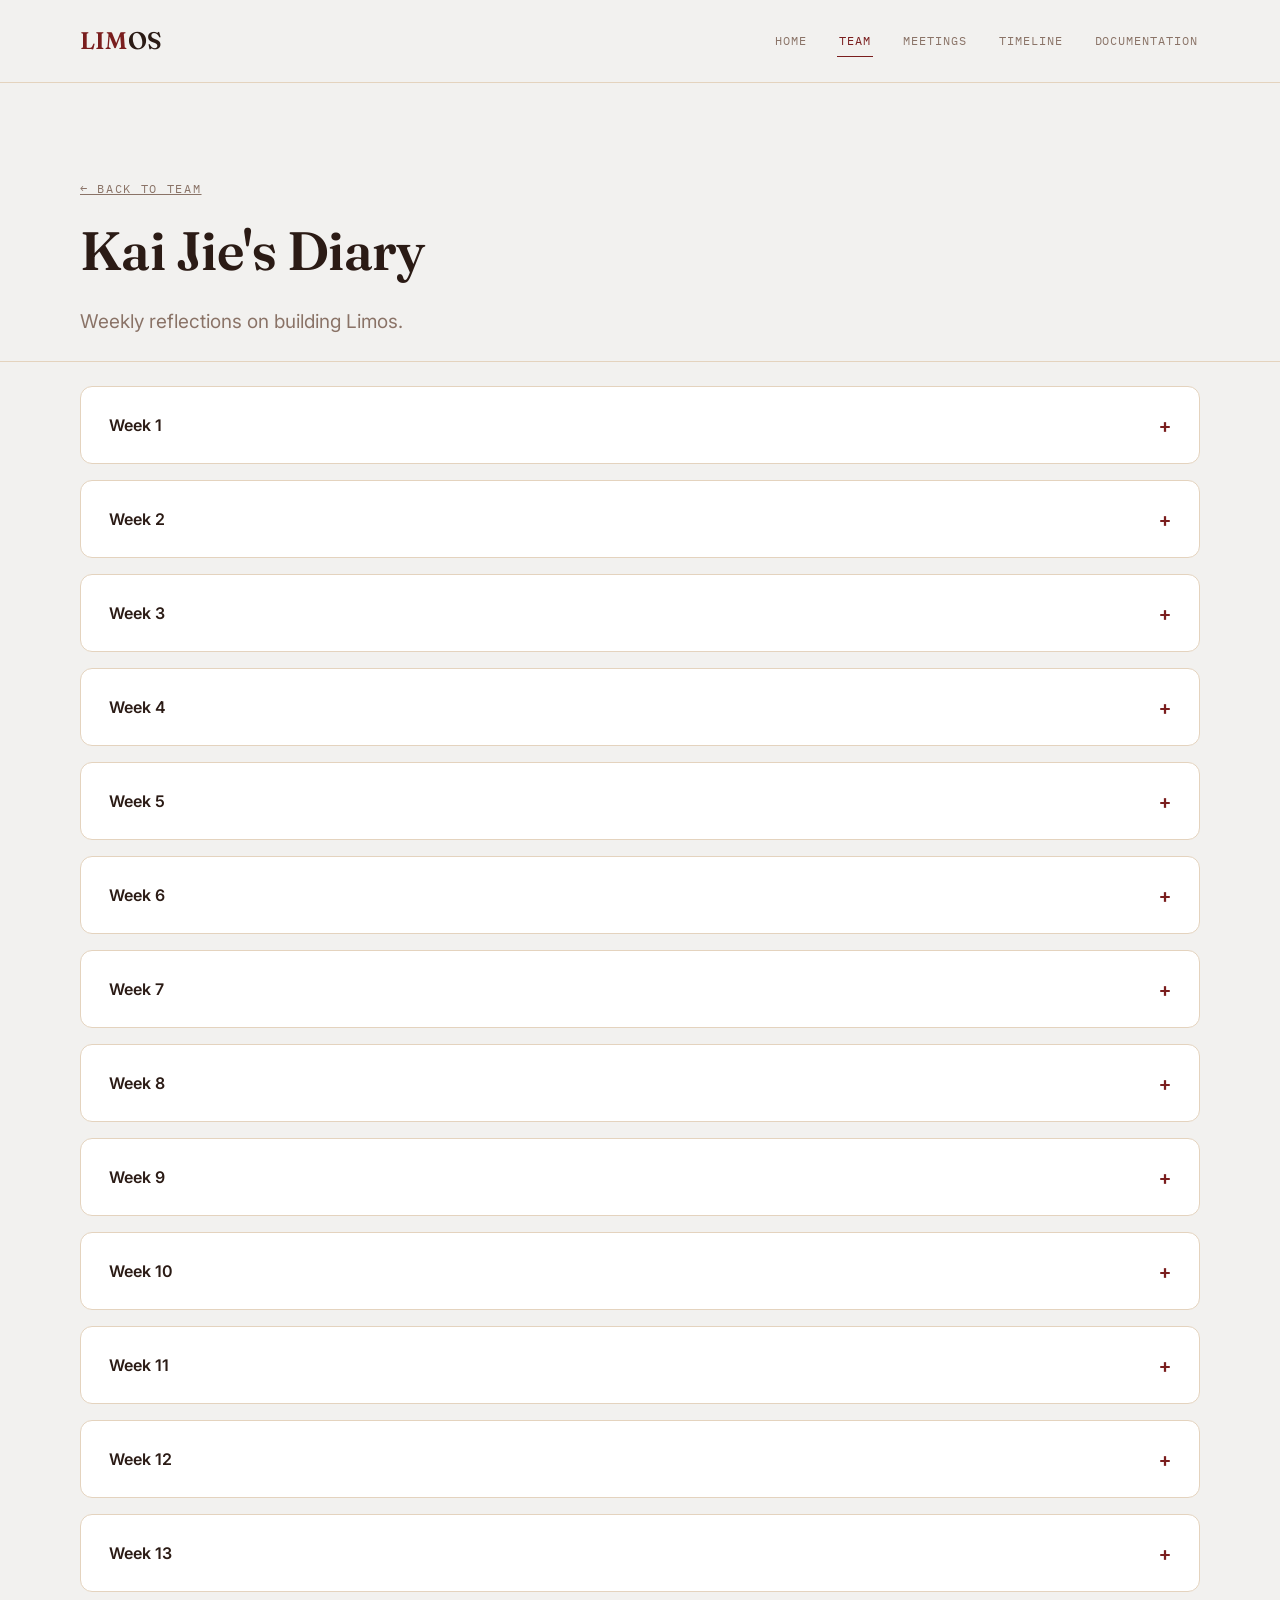
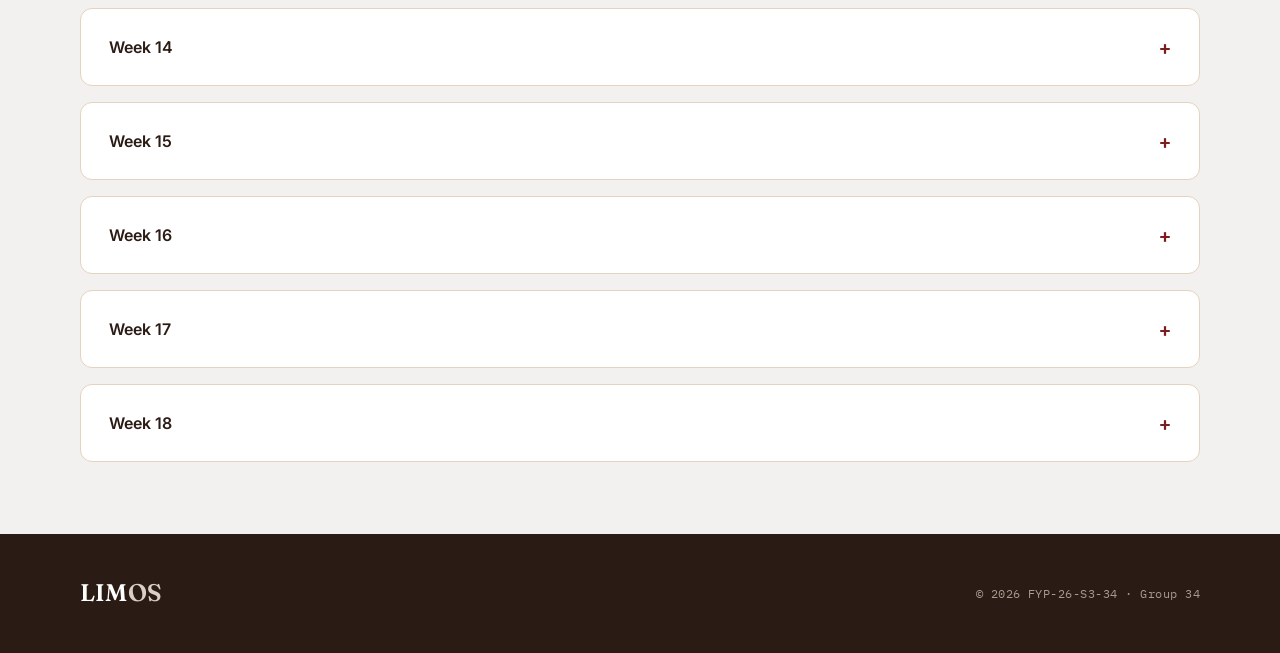
<file: diaries/kaijie.html>
<!DOCTYPE html>
<html lang="en">
<head>
    <meta charset="UTF-8">
    <meta name="viewport" content="width=device-width, initial-scale=1.0">
    <title>Kai Jie's Diary | Limos</title>

    <link rel="preconnect" href="https://fonts.googleapis.com">
    <link rel="preconnect" href="https://fonts.gstatic.com" crossorigin>
    <link href="https://fonts.googleapis.com/css2?family=Fraunces:ital,opsz,wght@0,9..144,500;0,9..144,600;1,9..144,500&family=IBM+Plex+Mono:wght@500;600&family=Inter:wght@400;500;600;700&display=swap" rel="stylesheet">
    <link rel="stylesheet" href="../css/style.css?v=20261027">
    <link rel="icon" type="image/svg+xml" href="../assets/favicon.svg">
</head>
<body>

    <header>
        <div class="wrap">
            <a href="../index.html" class="logo">LIM<span>OS</span></a>
            <nav>
                <a href="../index.html">Home</a>
                <a href="../team.html" aria-current="page">Team</a>
                <a href="../meeting.html">Meetings</a>
                <a href="../timeline.html">Timeline</a>
                <a href="../documentation.html">Documentation</a>
            </nav>
        </div>
    </header>

    <main>

        <section class="hero" style="padding-bottom: 24px;">
            <div class="wrap">
                <p class="hero__kicker"><a href="../team.html">← Back to Team</a></p>
                <h1 style="font-size: clamp(36px, 5vw, 54px);">Kai Jie's Diary</h1>
                <p class="lede">Weekly reflections on building Limos.</p>
            </div>
        </section>

        <section style="padding-top: 8px;">
            <div class="wrap">

                <details class="week-card">
                    <summary>Week 1</summary>
                    <div class="content">
                        <h4>Objectives Achieved</h4>
                        <ul>
                            <li>Liaise with team members</li>
                            <li>Agreed on communication channels (Telegram, Discord)</li>
                            <li>Brief introduction on Discord</li>
                            <li>Role assignments and preliminary decisions</li>
                            <li>Appointed team leader</li>
                        </ul>
                        <ul>
                            <li>Discussed project scope</li>
                            <li>Studied market and competitors</li>
                            <li>Decided on what infrastructure to utilise</li>
                            <li>Shared Google Docs and file sharing on Discord</li>
                            <li>Wrote down findings mentioned previously into a digestible format</li>
                        </ul>

                        <h4>⚠ Challenges</h4>
                        <p>Missing member in group.</p>

                        <h4>💡 Reflection</h4>
                        <p>
                            This week was spent getting to know my team members and creating a communication group. We also attended our first
                            meeting, which was held by our supervisor.
                        </p>
                    </div>
                </details>

                <details class="week-card">
                    <summary>Week 2</summary>
                    <div class="content">
                        <h4>Objectives Achieved</h4>
                        <p>Created the first draft of the project proposal.</p>
                        <ul>
                            <li>Executive Summary</li>
                            <li>Introduction</li>
                            <li>Project Description</li>
                            <li>Background</li>
                            <li>Objectives</li>
                            <li>Scope and Limitations</li>
                            <li>Development methodology</li>
                        </ul>

                        <h4>⚠ Challenges</h4>
                        <ul>
                            <li>Unclear project direction and feature feasibility.</li>
                            <li>Project objectives were not yet fully defined.</li>
                            <li>Need to clarify the user stories and use cases before we can define member responsibilities and the project timetable.</li>
                        </ul>

                        <h4>💡 Reflection</h4>
                        <p>
                            We completed the first draft of the proposal this week, but some points have not yet been fully discussed or finalized.
                            We also held a meeting to discuss the progress.
                        </p>
                    </div>
                </details>

                <details class="week-card">
                    <summary>Week 3</summary>
                    <div class="content">
                        <h4>Objectives Achieved</h4>
                        <ul>
                            <li>Create user story</li>
                            <li>Splitting user story</li>
                            <li>Create diagrams for user stories:
                                <ul>
                                    <li>Use case description</li>
                                    <li>Use case diagram</li>
                                    <li>Sequence diagram</li>
                                    <li>BCE Diagram</li>
                                </ul>
                            </li>
                            <li>Update progress in Taiga</li>
                        </ul>

                        <h4>⚠ Challenges</h4>
                        <p>
                            There are things still not confirmed and finalized yet, especially for the workflow and design of the app.
                            We are still discussing and working on it.
                        </p>

                        <h4>💡 Reflection</h4>
                        <p>
                            This week I worked on turning those user stories into UML diagrams. Some parts of the app are not complete yet.
                            We are still discussing and working on it.
                        </p>
                    </div>
                </details>

                <details class="week-card">
                    <summary>Week 4</summary>
                    <div class="content">
                        <h4>Objectives Achieved</h4>
                        <ul>
                            <li>Discussed the app's key features in more detail and explored implementation approaches</li>
                            <li>Began development on the mobile application</li>
                            <li>Completed the diagrams</li>
                        </ul>

                        <h4>⚠ Challenges</h4>
                        <p>Encountered difficulties configuring and integrating Firebase with Flutter for the application setup.</p>

                        <h4>💡 Reflection</h4>
                        <p>
                            Struggling to set up the app's environment, but the team helped and finally got everything working. 
                    </div>
                </details>

                <details class="week-card">
                    <summary>Week 5</summary>
                    <div class="content">
                        <h4>Objectives Achieved</h4>
                        <ul>
                            <li>Configured the development environment for the application</li>
                            <li>Struggling to set up the app's environment, but the team helped and finally got everything working. </li>
                        </ul>

                        <h4>⚠ Challenges</h4>
                        <p>Faced configuration hurdles and technical dependencies while setting up the local development environment.</p>

                        <h4>💡 Reflection</h4>
                        <p>
                            Struggling to set up the app's environment, but the team helped and finally got everything working. 
                        </p>
                    </div>
                </details>

                <details class="week-card">
                    <summary>Week 6</summary>
                    <div class="content">
                        <h4>Objectives Achieved</h4>
                        <ul>
                            <li>Continued development progress from the previous week</li>
                            <li>Began designing and writing test cases</li>
                            <li>Started drafting the user manual documentation</li>
                        </ul>

                        <h4>⚠ Challenges</h4>
                        <p>Encountered a few points of confusion regarding implementation details and documentation requirements that need to be clarified.</p>

                        <h4>💡 Reflection</h4>
                        <p>
                            The assignment deadline is approaching and I need to stay consistent with the FYP as well. I really need to manage  time better. 
                        </p>
                    </div>
                </details>
                
                <details class="week-card">
                    <summary>Week 7</summary>
                    <div class="content">
                        <h4>Objectives Achieved</h4>
                        <ul>
                            <li>Completed the user manual documentation</li>
                            <li>Designed and incorporated additional test cases</li>
                            <li>Executed test cases for the administrator module</li>
                        </ul>

                        <h4>⚠ Challenges</h4>
                        <p>None encountered this week.</p>

                        <h4>💡 Reflection</h4>
                        <p>
                            The core app is mostly built, but it still requires some thorough testing and refinement. 
                        </p>
                    </div>
                </details>

                <details class="week-card">
                    <summary>Week 8</summary>
                    <div class="content">
                        <h4>Objectives Achieved</h4>
                        <ul>
                            <li>Maintained and reviewed the current work and progress already completed on the project.</li>
                            <li>Kept existing modules stable while balancing upcoming assignment deadlines and exam preparation.</li>
                        </ul>

                        <h4>⚠ Challenges</h4>
                        <p>Limited development progress due to exam week and assignment. Need to manage time well</p>

                        <h4>💡 Reflection</h4>
                        <p>
                            Focusing on maintaining existing work ensured the project remained stable during a busy academic week, putting everything in a good position to resume active development once exams are over. 
                        </p>
                    </div>
                </details>

                <details class="week-card">
                    <summary>Week 9</summary>
                    <div class="content">
                        <h4>Objectives Achieved</h4>
                        <ul>
                            <li>Continued refining the work completed during the previous week.</li>
                        </ul>

                        <h4>⚠ Challenges</h4>
                        <p>Limited development progress due to exam week. Need to manage time well</p>

                        <h4>💡 Reflection</h4>
                        <p>
                            Maintaining existing work while balancing exam preparation.
                        </p>
                    </div>
                </details>

                <details class="week-card">
                    <summary>Week 10</summary>
                    <div class="content">
                        <h4>Objectives Achieved</h4>
                        <ul>
                            <li>Held team discussions after exams to review current progress and plan upcoming updates and new features for the FYP.</li>
                            <li>Prioritized the next development tasks, including upcoming sprint deliverables.</li>
                        </ul>

                        <h4>⚠ Challenges</h4>
                        <p>None</p>

                        <h4>💡 Reflection</h4>
                        <p>
                            Regrouping as a team right after exams helped clarify our next priorities and ensured everyone was aligned before starting work on the new features. 
                        </p>
                    </div>
                </details>

                <details class="week-card">
                    <summary>Week 11</summary>
                    <div class="content">
                        <h4>Objectives Achieved</h4>
                        <ul>
                            <li>Finalized all the current completed modules to ensure everything works smoothly without major bugs. </li>
                            <li>Prepare a presentation slide and prepare for the presentation.</li>
                        </ul>

                        <h4>⚠ Challenges</h4>
                        <p>None</p>

                        <h4>💡 Reflection</h4>
                        <p>
                            Finalized all the current completed works we have done and prepare for the presentation.
                        </p>
                    </div>
                </details>

                <details class="week-card">
                    <summary>Week 12</summary>
                    <div class="content">
                        <h4>Objectives Achieved</h4>
                        <ul>
                            <li>Reviewed feedback and recommendations given by the supervisor during the first FYP presentation session. </li>
                            <li>Updated and refined existing features and UI details based on the supervisor's suggestions. </li>
                        </ul>

                        <h4>⚠ Challenges</h4>
                        <p>None</p>

                        <h4>💡 Reflection</h4>
                        <p>
                            Applying the supervisor's recommendations right after the presentation.
                        </p>
                    </div>
                </details>

                <details class="week-card">
                    <summary>Week 13</summary>
                    <div class="content">
                        <h4>Objectives Achieved</h4>
                        <ul>
                            <li>Built the AI food recognition function using Gemini API to identify meals and estimate nutrition from photos.</li>
                            <li>Testing on the computer by uploading sample food photos before moving on to physical phone camera testing.</li>
                            <li>Connected meal logging to Firebase Cloud Firestore.</li>
                        </ul>

                        <h4>⚠ Challenges</h4>
                        <p>The multimodal Gemini API will sometimes be overloaded or too busy to process requests during testing.</p>

                        <h4>💡 Reflection</h4>
                        <p>
                            The AI recognition is working quite well, but testing conducted only on the computer by uploading food photos, not yet in the phone camera, still needs testing with different food images and using a phone camera.
                        </p>
                    </div>
                </details>

                <details class="week-card">
                    <summary>Week 14</summary>
                    <div class="content">
                        <h4>Objectives Achieved</h4>
                        <ul>
                            <li>Tested the AI food recognition function on a physical phone using the camera.</li>
                            <li>Fixed error handling when no food is recognised in the scanning so the app show a clear prompt instead of crashing.</li>
                            <li>Enhanced the result session by letting users edit and update the detected meal information.</li>
                        </ul>

                        <h4>⚠ Challenges</h4>
                        <p>When the scanning process can’t recognise the food it will encounter unhandled errors or unclear feedback.</p>

                        <h4>💡 Reflection</h4>
                        <p>
                            Testing using the phone's camera uncovered some problem that did not appear when uploading sample photos on the computer.
                        </p>
                    </div>
                </details>

                <details class="week-card">
                    <summary>Week 15</summary>
                    <div class="content">
                        <h4>Objectives Achieved</h4>
                        <ul>
                            <li>Designed UI wireframe inFigma for the Sprint 7 member consultation features.</li>
                            <li>Created layout for browsing and viewing nutritionist profiles.</li>
                            <li>Designed screens for staring and managing consultation chats, as well as viewing completed consultation history.</li>
                        </ul>

                        <h4>⚠ Challenges</h4>
                        <p>None</p>

                        <h4>💡 Reflection</h4>
                        <p>
                            Creating out the full member consultation and recipe recommendation design in Figma.
                        </p>
                    </div>
                </details>

                <details class="week-card">
                    <summary>Week 16</summary>
                    <div class="content">
                        <h4>Objectives Achieved</h4>
                        <ul>
                            <li>Designed UI wireframe in Figma for AI Nutrition Assistant Chat.</li>
                            <li>Complete AI Nutrition Assistant Chat feature.</li>
                            <li>Use Google Gemini API to handle real-time nutrition questions and generate responses.</li>
                        </ul>

                        <h4>⚠ Challenges</h4>
                        <p>Encountered Git branch synchronization issues when switching between branches.</p>

                        <h4>💡 Reflection</h4>
                        <p>
                            Completing both the UI wireframe and AI Nutrition Assistant Chat feature, keeping the interface consistent with the rest of the consultation module.
                        </p>
                    </div>
                </details>

                <details class="week-card">
                    <summary>Week 17</summary>
                    <div class="content">
                        <h4>Objectives Achieved</h4>
                        <ul>
                            <li>Designed UI wireframes in Figma for the Settings module.</li>
                            <li>Created layouts for the Reminders screen so users can set notification for logging meals and drinking water.</li>
                            <li>Designed the Upgrade Plan screen to display premium feature benefits.</li>
                            <li>Built the Privacy &amp; Data screen layout covering user data management.</li>
                        </ul>

                        <h4>⚠ Challenges</h4>
                        <p>None</p>

                        <h4>💡 Reflection</h4>
                        <p>
                            Completing the wireframes for Meal &amp; Water Reminders, Upgrade Plan, and Privacy &amp; Data rounds out the user account settings with clean and consistent layout.
                        </p>
                    </div>
                </details>

                <details class="week-card">
                    <summary>Week 18</summary>
                    <div class="content">
                        <h4>Objectives Achieved</h4>
                        <ul>
                            <li>Executed functional test cases covering the member consultation module (browsing nutritionist profiles, consultation chats, history and recommended recipes) alongside the AI chat and food recognition features.</li>
                            <li>Captured and replaced updated UI screenshots in the User Manual to reflect the latest interface designs.</li>
                        </ul>

                        <h4>⚠ Challenges</h4>
                        <p>Encountered Git branch synchronization issues when switching between branches.</p>

                        <h4>💡 Reflection</h4>
                        <p>
                            Testing the member consultation flows alongside the Ai features and updating the User Manual screenshots helped verify usability across the app and make sure the User Manual is aligned with the latest build.
                        </p>
                    </div>
                </details>

            </div>
        </section>

    </main>

    <footer>
        <div class="wrap">
            <a href="../index.html" class="logo">LIM<span>OS</span></a>
            <p>© 2026 FYP-26-S3-34 · Group 34</p>
        </div>
    </footer>

</body>
</html>
</file>
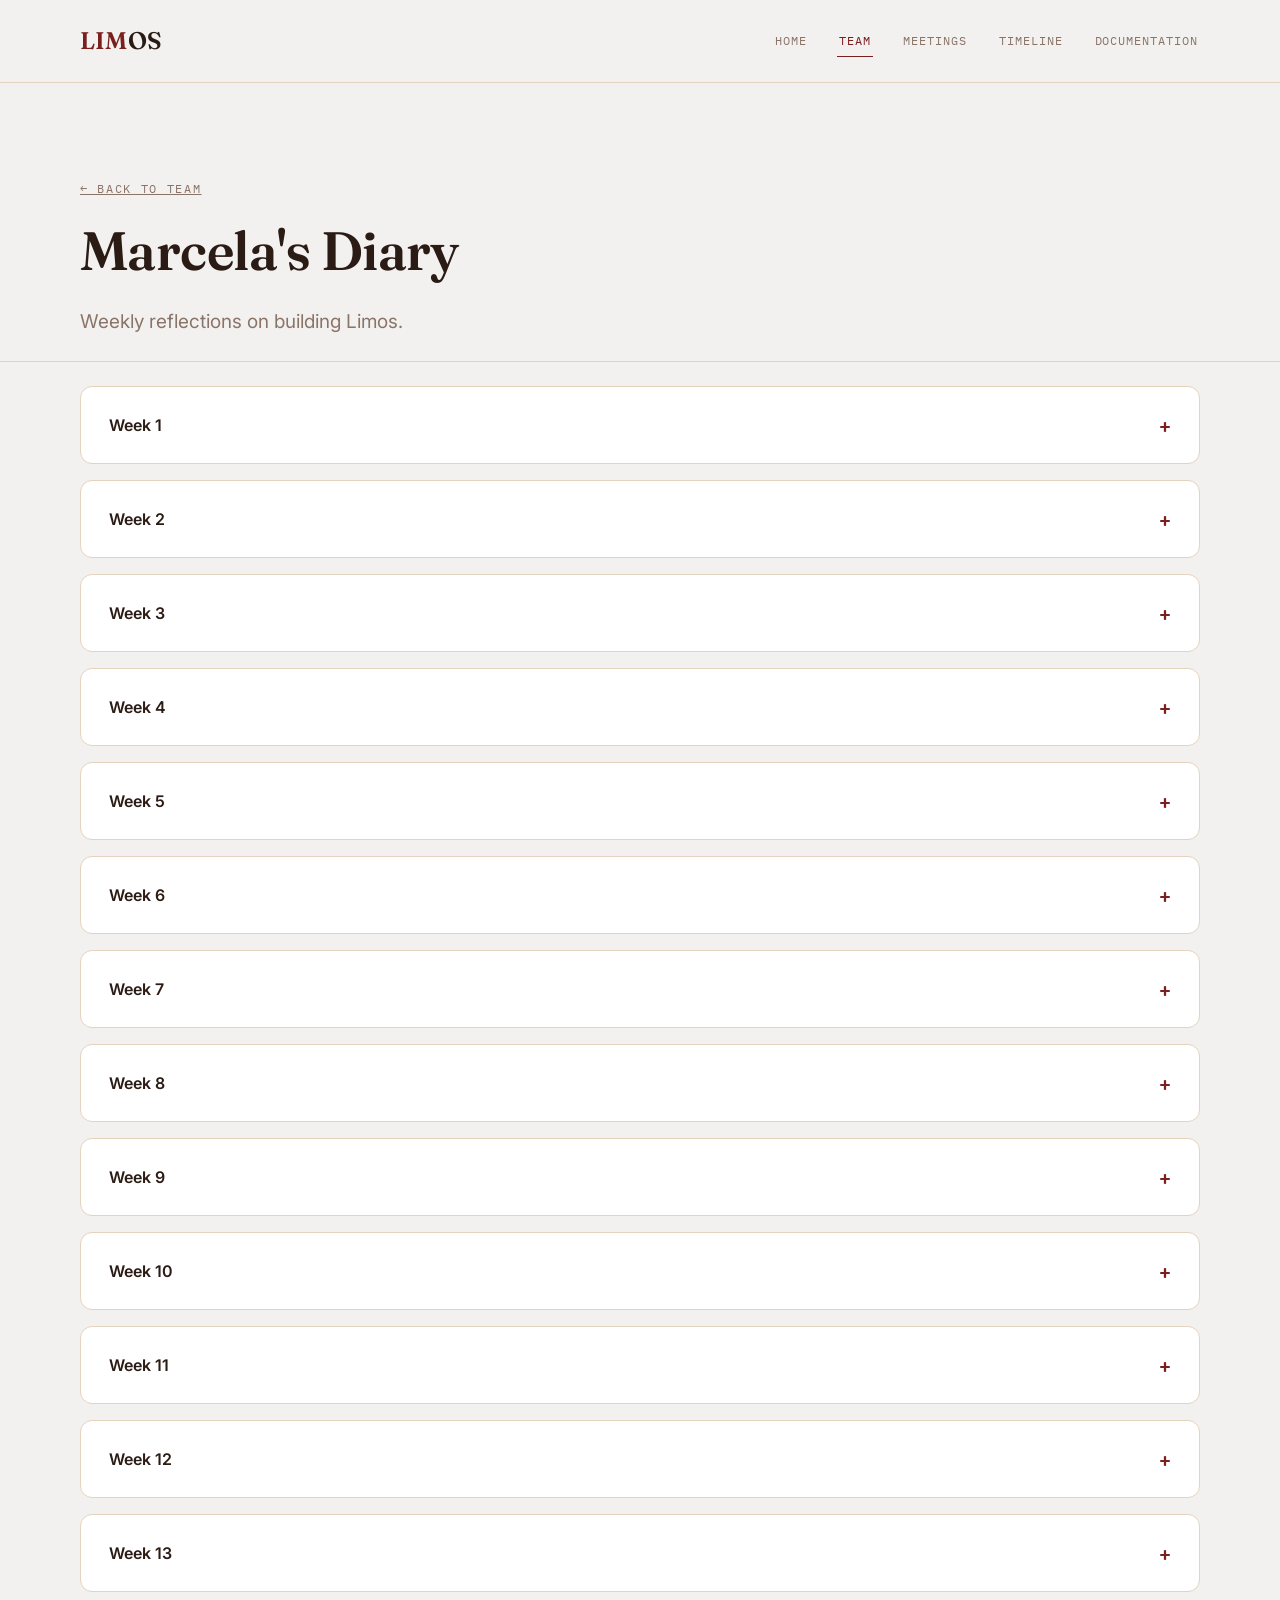
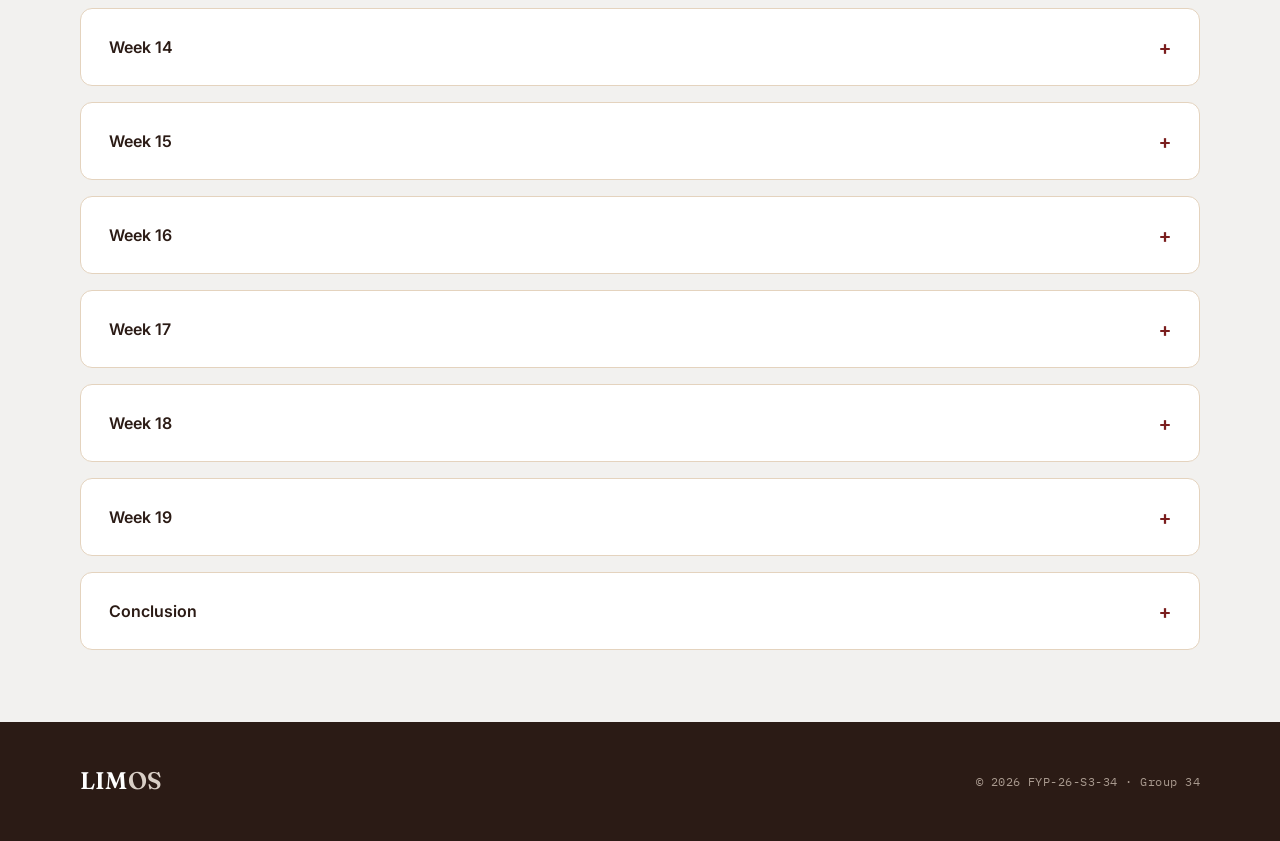
<file: diaries/marcela.html>
<!DOCTYPE html>
<html lang="en">
<head>
    <meta charset="UTF-8">
    <meta name="viewport" content="width=device-width, initial-scale=1.0">
    <title>Marcela's Diary | Limos</title>

    <link rel="preconnect" href="https://fonts.googleapis.com">
    <link rel="preconnect" href="https://fonts.gstatic.com" crossorigin>
    <link href="https://fonts.googleapis.com/css2?family=Fraunces:ital,opsz,wght@0,9..144,500;0,9..144,600;1,9..144,500&family=IBM+Plex+Mono:wght@500;600&family=Inter:wght@400;500;600;700&display=swap" rel="stylesheet">
    <link rel="stylesheet" href="../css/style.css?v=20261027">
    <link rel="icon" type="image/svg+xml" href="../assets/favicon.svg">
</head>
<body>

    <header>
        <div class="wrap">
            <a href="../index.html" class="logo">LIM<span>OS</span></a>
            <nav>
                <a href="../index.html">Home</a>
                <a href="../team.html" aria-current="page">Team</a>
                <a href="../meeting.html">Meetings</a>
                <a href="../timeline.html">Timeline</a>
                <a href="../documentation.html">Documentation</a>
            </nav>
        </div>
    </header>

    <main>

        <section class="hero" style="padding-bottom: 24px;">
            <div class="wrap">
                <p class="hero__kicker"><a href="../team.html">← Back to Team</a></p>
                <h1 style="font-size: clamp(36px, 5vw, 54px);">Marcela's Diary</h1>
                <p class="lede">Weekly reflections on building Limos.</p>
            </div>
        </section>

        <section style="padding-top: 8px;">
            <div class="wrap">

                <details class="week-card">
                    <summary>Week 1</summary>
                    <div class="content">
                        <h4>Objectives Achieved</h4>
                        <ul>
                            <li>Liaised with team members and introduced ourselves through Discord.</li>
                            <li>Agreed on communication channels, including Discord and Telegram.</li>
                            <li>Discussed the initial project scope and expectations.</li>
                            <li>Appointed a team leader and assigned preliminary roles and responsibilities.</li>
                            <li>Researched the market and existing competitors.</li>
                            <li>Discussed the infrastructure and technologies that would be used to develop the application.</li>
                            <li>Identified the rough scope and direction of the project.</li>
                            <li>Set up shared Google Docs and file-sharing arrangements through Discord.</li>
                            <li>Organised our initial research findings into a more digestible format.</li>
                        </ul>

                        <h4>⚠ Challenges</h4>
                        <ul>
                            <li>One member was missing from the group, which made the initial team arrangement slightly difficult.</li>
                        </ul>

                        <h4>💡 Reflection</h4>
                        <p>During the first week, we initiated a meeting through Discord to introduce ourselves and discuss what was expected from the project. We also started discussing the features, functionalities and software that we were planning to use to develop the application. Personally, there were quite a lot of new software tools that I had never used before, so I knew that I would need some time to familiarise myself with them. However, everyone seemed quite knowledgeable and willing to contribute their ideas, which made the initial discussion go quite smoothly.</p>
                    </div>
                </details>

                <details class="week-card">
                    <summary>Week 2</summary>
                    <div class="content">
                        <h4>Objectives Achieved</h4>
                        <ul>
                            <li>Finalised the project proposal, which included:
<ul><li>Executive Summary</li><li>Introduction</li><li>Project Description</li><li>Background</li><li>Objectives</li><li>Scope and Limitations</li><li>Development Methodology</li></ul></li>
                            <li>Started developing the project website, which included:
<ul><li>Members&#x27; personal diaries.</li><li>Meeting timeline.</li><li>Project timeline.</li></ul></li>
                            <li>Continued researching the software, frameworks and tools that would be used to develop the application.</li>
                        </ul>

                        <h4>⚠ Challenges</h4>
                        <ul>
                            <li>Still unsure about the overall workflow of developing the mobile application.</li>
                            <li>Some of the proposed functionalities were not fully finalised, and we thought we would have a better understanding after developing the initial prototype.</li>
                        </ul>

                        <h4>💡 Reflection</h4>
                        <p>There was still some confusion here and there when working on the project proposal, especially when discussing the technical aspects of the application. There were also quite a lot of applications and programs that I had never used before, so there was definitely a lot to learn. However, everyone in the team contributed their ideas and helped one another whenever there was something unclear. I think this stage was important because we needed to have a clearer direction before moving forward with the actual development.</p>
                    </div>
                </details>

                <details class="week-card">
                    <summary>Week 3</summary>
                    <div class="content">
                        <h4>Objectives Achieved</h4>
                        <ul>
                            <li>Created user stories based on the proposed functionalities of the application.</li>
                            <li>Divided roles and responsibilities among team members based on the assigned user stories.</li>
                            <li>Started creating diagrams for the assigned user stories, which included:
<ul><li>Use-case diagrams.</li><li>Use-case descriptions.</li><li>BCE diagrams.</li><li>Sequence diagrams.</li></ul></li>
                            <li>Updated Taiga regularly so that all team members could keep track of the progress and status of their assigned tasks.</li>
                        </ul>

                        <h4>⚠ Challenges</h4>
                        <ul>
                            <li>Some of the application&#x27;s workflows and sequence flows were still unclear.</li>
                            <li>Certain aspects of the system design had not yet been finalised, so we needed further discussions to make sure everyone had the same understanding before proceeding.</li>
                        </ul>

                        <h4>💡 Reflection</h4>
                        <p>There was still a bit of miscommunication within the team, but we managed to discuss the issues and reach a better understanding. Everyone was quite dedicated to contributing their part towards building the system, which made it easier to work together. We were also more aligned with the division of roles and responsibilities by this week. I think creating the user stories and diagrams helped us understand the application better, although there were still some areas that needed further clarification.</p>
                    </div>
                </details>

                <details class="week-card">
                    <summary>Week 4</summary>
                    <div class="content">
                        <h4>Objectives Achieved</h4>
                        <ul>
                            <li>Started creating the wireframes to establish a clearer idea of what the application would look like.</li>
                            <li>Divided the design responsibilities among team members based on the different pages and user roles.</li>
                            <li>Focused on designing the core components while also considering additional features.</li>
                            <li>Adjusted some of the sequence diagrams to better match the proposed application workflow.</li>
                            <li>Started implementing the initial prototype of the application, mainly focusing on the member&#x27;s perspective.</li>
                        </ul>

                        <h4>⚠ Challenges</h4>
                        <ul>
                            <li>We were still quite confused about how to integrate Firebase with Flutter and establish the connection between them.</li>
                            <li>Some of the application workflows were also still being adjusted during the prototyping stage.</li>
                        </ul>

                        <h4>💡 Reflection</h4>
                        <p>This week, we started moving from the planning stage towards the actual implementation of the application. Creating the wireframes helped us visualise how LIMOS would look and how users would interact with the different pages. However, I think we were still figuring out quite a lot of things, especially when it came to connecting Flutter with Firebase. Since most of us were still unfamiliar with some of the technologies, we had to learn and figure things out together. I also realised that communication was important during this stage, especially when deciding which components should be prioritised and developed first.</p>
                    </div>
                </details>

                <details class="week-card">
                    <summary>Week 5</summary>
                    <div class="content">
                        <h4>Objectives Achieved</h4>
                        <ul>
                            <li>Continued designing and refining the wireframes based on the previously created user stories.</li>
                            <li>Started connecting Flutter with Firebase.</li>
                            <li>Began implementing the core functionalities, mainly focusing on the member&#x27;s side of the application.</li>
                            <li>Continued debugging the code and fixing errors during development.</li>
                            <li>Configured Firebase Authentication and Firestore database to manage user authentication and store user information.</li>
                            <li>Set up the initial Firebase security rules for authentication and database access.</li>
                        </ul>

                        <h4>⚠ Challenges</h4>
                        <ul>
                            <li>There were some adjustments to the application&#x27;s data workflow, which meant that several existing diagrams might need to be updated to reflect the latest implementation.</li>
                            <li>Some of the Firebase configurations and connections still required further checking.</li>
                        </ul>

                        <h4>💡 Reflection</h4>
                        <p>This week, we made some progress with the actual development of LIMOS by continuing the wireframe design and connecting Flutter with Firebase. We also started implementing the core functionalities for the member&#x27;s side of the application. However, as we started working with the actual database, we realised that some parts of the data workflow needed to be adjusted. This also meant that some of our previously created diagrams might no longer reflect the latest implementation. I think this is something we need to pay more attention to because the system design should be consistent with what we are actually building.</p>
                    </div>
                </details>

                <details class="week-card">
                    <summary>Week 6</summary>
                    <div class="content">
                        <h4>Objectives Achieved</h4>
                        <ul>
                            <li>Continued working on the member&#x27;s side of the application.</li>
                            <li>Focused on debugging existing functionalities and fixing errors.</li>
                            <li>Started designing the wireframes for the Nutritionist and Administrator sides of the application.</li>
                            <li>Began implementing some of the core functionalities for the other user roles.</li>
                            <li>Discussed the overall database structure and identified the need to complete the Data Flow Diagram (DFD) and Entity Relationship Diagram (ERD).</li>
                        </ul>

                        <h4>⚠ Challenges</h4>
                        <ul>
                            <li>There was still some confusion within the team regarding certain application workflows.</li>
                            <li>We also realised that we had not completed some important system design diagrams, particularly the DFD and ERD, which were necessary to represent the data flow and database structure properly.</li>
                        </ul>

                        <h4>💡 Reflection</h4>
                        <p>This week, we continued working on the member&#x27;s side while also starting to develop the Nutritionist and Administrator sides of the application. I think managing different user roles at the same time was a little challenging because each role had its own functionalities and requirements. We also realised that we had overlooked some important diagrams, such as the DFD and ERD, during the earlier planning stage. Although we had already started implementing the application, we still needed to make sure that our technical documentation was properly aligned with the actual system.</p>
                    </div>
                </details>

                <details class="week-card">
                    <summary>Week 7</summary>
                    <div class="content">
                        <h4>Objectives Achieved</h4>
                        <ul>
                            <li>Focused mainly on finalising the core functionalities of the member&#x27;s side of the application.</li>
                            <li>Started experimenting with some of the more advanced features.</li>
                            <li>Made adjustments to certain application functionalities to improve the overall user experience.</li>
                            <li>Continued debugging and testing the application to ensure that the implemented features were working properly.</li>
                            <li>Checked the application flow and identified areas that still needed improvement.</li>
                        </ul>

                        <h4>⚠ Challenges</h4>
                        <ul>
                            <li>The application still experienced occasional crashes and errors during testing.</li>
                            <li>Some of the advanced features were being considered earlier than necessary, even though we were still focusing on the first development phase.</li>
                        </ul>

                        <h4>💡 Reflection</h4>
                        <p>This week, we focused mainly on finalising the member&#x27;s side of the application. We also started experimenting with some advanced features, although I think we were getting a little ahead of ourselves since we were still supposed to focus on the core functionalities first. We made some changes to improve the user experience and continued testing the application because it still crashed here and there. I think this week reminded me that we should prioritise completing the essential components before moving on to more complicated features. Overall, the progress was quite smooth, although there were still some minor bugs to fix.</p>
                    </div>
                </details>

                <details class="week-card">
                    <summary>Week 8</summary>
                    <div class="content">
                        <h4>Objectives Achieved</h4>
                        <ul>
                            <li>Focused mainly on finalising the Nutritionist side of the application.</li>
                            <li>Continued working on the Administrator side and fixing some of its existing issues.</li>
                            <li>Continued developing the DFD and ERD to better represent the application&#x27;s data flow and database structure.</li>
                            <li>Started preparing the Technical Design and Development Manual (TDM) for the upcoming submission.</li>
                            <li>Reviewed the existing application components to identify areas that still needed improvement before the demonstration.</li>
                        </ul>

                        <h4>⚠ Challenges</h4>
                        <ul>
                            <li>The schedule was quite busy this week, making it a little difficult to manage the different tasks and responsibilities.</li>
                            <li>Some components were still being adjusted, so we needed to prioritise which functionalities should be completed before the demonstration.</li>
                        </ul>

                        <h4>💡 Reflection</h4>
                        <p>This week, we focused mainly on finalising the Nutritionist side while also trying to complete the Administrator&#x27;s side. Our main priority was to at least have the core components ready before the demonstration because we wanted to get feedback from the assessor on whether certain functionalities were necessary or needed further improvement. We also wanted to see how the application actually looked and felt from the different perspectives of our users. At the same time, we started preparing the TDM, which required us to review our system design and make sure the documentation was consistent with the actual application. It was quite a busy week, but we managed to make progress on both the application and documentation.</p>
                    </div>
                </details>

                <details class="week-card">
                    <summary>Week 9</summary>
                    <div class="content">
                        <h4>Objectives Achieved</h4>
                        <ul>
                            <li>There was not much development progress this week as most team members were focusing on preparing for examinations.</li>
                            <li>Spent some time exploring the application and checking whether there were still any errors.</li>
                            <li>Tested some of the existing functionalities to see whether everything was working as expected.</li>
                            <li>Identified a few areas that might need further adjustments in the following weeks.</li>
                        </ul>

                        <h4>⚠ Challenges</h4>
                        <ul>
                            <li>No major setbacks for this week.</li>
                        </ul>

                        <h4>💡 Reflection</h4>
                        <p>This week, most of us focused on studying for our examinations, so there was not much progress in terms of actual development. Personally, I spent some time going through the application and testing the existing functionalities to see if there were still any errors. I wanted to make sure that everything was working smoothly and identify whether there were any changes that needed to be made. Although it was a relatively quiet week for the project, I think it was still useful to revisit what we had developed so far before continuing with the next stage.</p>
                    </div>
                </details>

                <details class="week-card">
                    <summary>Week 10</summary>
                    <div class="content">
                        <h4>Objectives Achieved</h4>
                        <ul>
                            <li>This week, we focused on implementing the core functionalities for free users.</li>
                            <li>Implemented personalised meal recommendations based on the user&#x27;s dietary preferences and health conditions.</li>
                            <li>Changed the recipe page by removing the separate &quot;For You&quot; section.</li>
                            <li>Updated the recipe filtering function so users can filter recipes based on their preferred calorie range.</li>
                            <li>Ensured that recipes displayed are relevant and suitable based on the user&#x27;s saved profile information.</li>
                        </ul>

                        <h4>⚠ Challenges</h4>
                        <ul>
                            <li>We had to reconsider the original concept of the recipe recommendation system as the initial design was a little complicated.</li>
                            <li>Some adjustments were needed to make sure the recipe recommendations were more consistent with the user&#x27;s dietary preferences and health conditions.</li>
                        </ul>

                        <h4>💡 Reflection</h4>
                        <p>This week, we focused mainly on improving the recipe recommendation feature. Initially, we planned to have two separate sections, which were &quot;All&quot; and &quot;For You&quot;, but after discussing it further, we decided to remove the &quot;For You&quot; section and simplify the overall concept. I think this approach makes more sense because the application already considers the user&#x27;s dietary preferences and health conditions when displaying recipes. We also implemented the calorie-range filter so users can find recipes according to their preferences.</p>
                    </div>
                </details>

                <details class="week-card">
                    <summary>Week 11</summary>
                    <div class="content">
                        <h4>Objectives Achieved</h4>
                        <ul>
                            <li>This week, we continued working on the core functionalities for free users and administrators.</li>
                            <li>Implemented role restoration so users can remain signed in when reopening the application.</li>
                            <li>Added route protection to prevent users from accessing pages that do not belong to their assigned roles.</li>
                            <li>Implemented automatic meal reminders for breakfast, lunch, dinner and snacks.</li>
                            <li>Added water reminders that users can customise based on their preferred time interval.</li>
                            <li>Implemented custom meal reminders, including the ability to create and delete reminders.</li>
                            <li>Improved reminder management so notifications are cancelled when users sign out or delete their accounts.</li>
                            <li>Reviewed the administrator functionalities and removed some unnecessary account management features.</li>
                        </ul>

                        <h4>⚠ Challenges</h4>
                        <ul>
                            <li>The reminder functionalities still require further integration and manual testing on both iOS and Android to make sure the notifications work properly across different devices.</li>
                            <li>There were also some adjustments needed to ensure that reminders are properly managed when users sign out or delete their accounts.</li>
                        </ul>

                        <h4>💡 Reflection</h4>
                        <p>This week, we worked on several functionalities, especially the meal and water reminders. I think this part was a little more complicated than expected because we had to consider different situations, such as when users customise their reminders, delete them or sign out from their accounts. We also implemented role restoration, which helps improve the overall user experience since users do not need to select their roles and sign in repeatedly whenever they reopen the application. However, there are still some things that need to be tested, especially the notifications on both iOS and Android. Overall, we managed to complete most of the planned functionalities for this sprint. And I can&#x27;t lie, there were quite a lot of changes made during this sprint as we were trying to fix and finalise all the core components of the app. We also encountered many small errors and bugs along the way, so it took some time to go through them and make sure everything was working as expected. Overall, although there were quite a few adjustments, I think we made good progress this week.</p>
                    </div>
                </details>

                <details class="week-card">
                    <summary>Week 12</summary>
                    <div class="content">
                        <h4>Objectives Achieved</h4>
                        <ul>
                            <li>This week, we started working on the advanced functionalities for premium users.</li>
                            <li>Implemented the AI food recognition feature, which allows users to take pictures of their food and log their meals more conveniently.</li>
                            <li>Integrated the AI model to identify food and generate estimated calorie and macronutrient information.</li>
                            <li>Implemented the function that allows users to edit the AI-generated nutritional estimates before saving their meals.</li>
                            <li>Continued improving the meal-logging workflow to make it more convenient for users.</li>
                        </ul>

                        <h4>⚠ Challenges</h4>
                        <ul>
                            <li>The AI-generated calorie and macronutrient estimates may not always be completely accurate, so we needed to consider allowing users to make adjustments before logging their meals.</li>
                            <li>Further testing was also needed to make sure the food recognition feature worked as expected.</li>
                        </ul>

                        <h4>💡 Reflection</h4>
                        <p>This week, we focused mainly on implementing the AI food recognition feature for premium users. I think this is one of the more interesting features of LIMOS because it allows users to log their meals simply by taking pictures of their food instead of having to search for everything manually. However, I also realised that AI might not always generate accurate nutritional information, so we implemented an editing function to allow users to correct the estimates before saving their meals. Overall, I think this feature makes the application more convenient, although there is still room for improvement in terms of accuracy.</p>
                    </div>
                </details>

                <details class="week-card">
                    <summary>Week 13</summary>
                    <div class="content">
                        <h4>Objectives Achieved</h4>
                        <ul>
                            <li>This week, we continued working on the advanced functionalities, mainly focusing on the nutritionist side of the application.</li>
                            <li>Implemented the function for nutritionists to view incoming consultation requests.</li>
                            <li>Added the ability for verified nutritionists to accept or decline consultation requests.</li>
                            <li>Implemented the chat functionality so nutritionists and users can send and receive messages during an active consultation.</li>
                            <li>Added the function for nutritionists to view and manage their active chat sessions.</li>
                            <li>Implemented the ability to end an active consultation.</li>
                            <li>Added the function for nutritionists to recommend recipes to specific users during or after a consultation.</li>
                        </ul>

                        <h4>⚠ Challenges</h4>
                        <ul>
                            <li>Most of the nutritionist functionalities were implemented, but they still required further testing to make sure the consultation workflow worked properly.</li>
                            <li>We also needed to check whether the chat requests, messages and consultation sessions were being updated correctly.</li>
                        </ul>

                        <h4>💡 Reflection</h4>
                        <p>This week, we focused mainly on completing the nutritionist functionalities, which allow users to consult with nutritionists directly through the application. There were quite a few components involved in this feature, from sending consultation requests to accepting them, communicating through chat and recommending recipes to users. I think this is quite a useful addition to LIMOS because users can receive more personalised advice instead of just relying on the information provided by the application. However, since there are quite a lot of interactions between users and nutritionists, we still need to test the overall workflow properly to make sure everything works as expected.</p>
                    </div>
                </details>

                <details class="week-card">
                    <summary>Week 14</summary>
                    <div class="content">
                        <h4>Objectives Achieved</h4>
                        <ul>
                            <li>This week, we continued developing the advanced functionalities for premium users.</li>
                            <li>Implemented the feature that allows premium users to browse verified nutritionist profiles.</li>
                            <li>Added the ability to view nutritionists&#x27; qualifications and specialisations before starting a consultation.</li>
                            <li>Implemented the consultation request and chat functionality between premium users and nutritionists.</li>
                            <li>Added the function for users to view their previous completed consultations in read-only mode.</li>
                            <li>Implemented the ability for users to end their consultation sessions.</li>
                            <li>Added a dedicated section for recipes recommended by nutritionists.</li>
                            <li>Implemented the ability for nutritionists to edit and withdraw recipes that they have recommended to specific users.</li>
                        </ul>

                        <h4>⚠ Challenges</h4>
                        <ul>
                            <li>Most of the consultation features have been implemented, but they still require further testing to ensure that the chat workflow works properly from both the user and nutritionist sides.</li>
                            <li>There are also some areas that need to be checked, especially when managing completed consultations and recommended recipes.</li>
                        </ul>

                        <h4>💡 Reflection</h4>
                        <p>This week, we continued working on the nutritionist consultation features, but this time we focused more on the premium user&#x27;s side. There were quite a lot of functionalities to implement because we wanted to make sure users could browse nutritionists, view their qualifications and communicate with them directly through the app. We also added the recipe recommendation section so users can easily access recipes suggested by their nutritionists. I think this is a pretty important feature because it makes the consultation more useful instead of just having a normal chat function. However, since there are many interactions between the two different roles, we still need to do more testing to make sure everything is properly connected.</p>
                    </div>
                </details>

                <details class="week-card">
                    <summary>Week 15</summary>
                    <div class="content">
                        <h4>Objectives Achieved</h4>
                        <ul>
                            <li>This week, we continued working on the AI assistant and nutritionist-related functionalities.</li>
                            <li>Implemented the AI assistant to answer simple and common nutrition-related questions from premium users.</li>
                            <li>Integrated the AI assistant into the chat system to provide users with quicker responses.</li>
                            <li>Implemented the nutritionist customer management feature so nutritionists can manage and respond to their customers&#x27; conversations.</li>
                            <li>Continued working on the question classification feature to identify questions that require professional guidance from a nutritionist.</li>
                            <li>Worked on handling AI-generated and nutritionist responses within the same conversation history.</li>
                        </ul>

                        <h4>⚠ Challenges</h4>
                        <ul>
                            <li>The question escalation feature is still ongoing as we need to make sure the AI can distinguish between general nutrition questions and questions that require professional advice.</li>
                            <li>Some parts of the AI response handling also need further checking to ensure that both AI and nutritionist responses are stored and displayed correctly.</li>
                        </ul>

                        <h4>💡 Reflection</h4>
                        <p>This week, we focused more on integrating the AI assistant into the consultation feature. I think this is quite an interesting addition because users can get quick answers to simple nutrition-related questions without having to wait for a nutritionist to reply. However, one thing that we need to be careful about is making sure the AI does not try to answer questions that require professional guidance. This is why we are also working on the question escalation feature so more complex or personalised questions can be directed to nutritionists instead. There are still some parts that need improvement and testing, but overall, I think we are getting closer to completing the advanced functionalities of the app.</p>
                    </div>
                </details>

                <details class="week-card">
                    <summary>Week 16</summary>
                    <div class="content">
                        <h4>Objectives Achieved</h4>
                        <ul>
                            <li>This week, we started focusing on the integration and completion of the remaining functionalities.</li>
                            <li>Worked on the premium subscription request feature, which allows users to request either a monthly or yearly premium plan.</li>
                            <li>Worked on implementing privacy consent so users can agree to the privacy notice and separately manage their consent for AI features.</li>
                            <li>Added the data management functionalities, including allowing users to export their personal data and delete their accounts.</li>
                            <li>Worked on the password reset and password change functionalities.</li>
                            <li>Implemented the weight logging feature so users can record their weight and view their weight progress over time.</li>
                            <li>Added the ability for users to cancel pending consultation requests sent to nutritionists.</li>
                            <li>Started reviewing the premium access control to ensure that only premium users can access the advanced features.</li>
                        </ul>

                        <h4>⚠ Challenges</h4>
                        <ul>
                            <li>There were quite a lot of remaining functionalities to work on, so it was important to make sure that everything was properly integrated with the existing components.</li>
                            <li>Some features also required additional consideration, especially those involving personal information, user consent and account management.</li>
                        </ul>

                        <h4>💡 Reflection</h4>
                        <p>This week, we focused on completing the remaining functionalities that were not included in the previous sprints. There were quite a lot of things to consider, especially when it comes to user privacy and data management. I think these features are important because we are not only building an application with different functionalities, but we also need to make sure users have control over their own information. We also started reviewing the premium access control to ensure that free and premium users have the correct access to their respective features. Overall, there are still quite a few things to check, but we are slowly moving towards completing the application.</p>
                    </div>
                </details>

                <details class="week-card">
                    <summary>Week 17</summary>
                    <div class="content">
                        <h4>Objectives Achieved</h4>
                        <ul>
                            <li>This week, we focused mainly on integration, stabilisation and final bug fixing.</li>
                            <li>Reviewed the Firebase Authentication and session management to ensure that user accounts and login sessions were handled properly.</li>
                            <li>Reviewed the Firestore security rules and Firebase Storage permissions.</li>
                            <li>Checked the role restrictions for members, nutritionists and administrators.</li>
                            <li>Reviewed the premium access restrictions to make sure users could only access the features available under their subscription.</li>
                            <li>Started reviewing the application&#x27;s security aspects, including input validation, error handling and OWASP mobile application security risks.</li>
                            <li>Reviewed the privacy notice and PDPA-related requirements, especially how personal information and user consent are handled.</li>
                            <li>Continued testing the application to identify UI issues, crashes, broken navigation and inconsistent error messages.</li>
                            <li>Worked on fixing small bugs and improving the overall application stability.</li>
                        </ul>

                        <h4>⚠ Challenges</h4>
                        <ul>
                            <li>There were quite a lot of small errors and inconsistencies across different parts of the application, especially when integrating the different features together.</li>
                            <li>Some security and privacy-related areas still required further review to ensure that the application handled user information properly.</li>
                            <li>Testing different user roles also took some time because each role has different access permissions and functionalities.</li>
                        </ul>

                        <h4>💡 Reflection</h4>
                        <p>This week was quite focused on checking and improving the overall application rather than introducing many new features. As we were getting closer to completing the project, we realised that there were still quite a lot of small bugs and inconsistencies that needed to be fixed. We also started paying more attention to the security and privacy aspects of the application, especially since LIMOS handles personal information and health-related data. I think this stage is just as important as developing the actual features because having a lot of functionalities does not necessarily mean the application is ready if there are still security issues or errors here and there. Overall, we spent quite a lot of time going through the application and making sure the different components were working properly together.</p>
                    </div>
                </details>

                <details class="week-card">
                    <summary>Week 18</summary>
                    <div class="content">
                        <h4>Objectives Achieved</h4>
                        <ul>
                            <li>This week, we continued working on the remaining nutritionist functionalities.</li>
                            <li>Implemented the ability for nutritionists to switch their availability on and off depending on whether they are accepting new consultation requests.</li>
                            <li>Added registration status tracking so nutritionists can check whether their applications are pending, approved or rejected.</li>
                            <li>Implemented the ability for nutritionists to unpublish their published recipes without having to delete them.</li>
                            <li>Added a section for nutritionists to review recipes they have previously recommended to their customers.</li>
                            <li>Implemented notifications to inform nutritionists when their recipes are blocked by administrators, including the reason for the action.</li>
                            <li>Added a limit of five active chat sessions per nutritionist to prevent them from handling too many consultations at once.</li>
                            <li>Worked on the account management functionalities, including account deletion and password changes for nutritionists.</li>
                            <li>Worked on the Progress Page, which allows users to monitor their overall progress through progress reports and visual summaries.</li>
                            <li>Added weight tracking and weight trend visualisation so users can view changes in their recorded weight over time.</li>
                            <li>Improved the presentation of calorie intake and nutrition summaries to help users understand their progress.</li>
                            <li>Added graphs and progress reports to make it easier for users to review their daily, weekly and monthly progress.</li>
                        </ul>

                        <h4>⚠ Challenges</h4>
                        <ul>
                            <li>There were several smaller functionalities that needed to be integrated into the existing nutritionist workflow.</li>
                            <li>We also needed to make sure that the new features did not interfere with the existing consultation and recipe management functionalities.</li>
                        </ul>

                        <h4>💡 Reflection</h4>
                        <p>This week, we focused mainly on completing the remaining nutritionist functionalities. Although most of the major features were already implemented in the previous sprints, there were still some smaller details that needed to be added to make the application more complete. I think features such as the availability toggle and the limit on active chats are quite important because we also need to consider the nutritionists&#x27; experience, not just the members&#x27; side. We also improved the recipe management functions so nutritionists have more control over the recommendations they publish. Overall, we are getting closer to completing the remaining features, and our focus is slowly shifting towards testing and fixing the application.</p>
                    </div>
                </details>

                <details class="week-card">
                    <summary>Week 19</summary>
                    <div class="content">
                        <h4>Objectives Achieved</h4>
                        <ul>
                            <li>This week, we focused mainly on the final integration and testing of the application.</li>
                            <li>Started conducting integration testing across all user roles, including members, nutritionists and administrators.</li>
                            <li>Tested the main functionalities, including meal logging, recipe recommendations, nutritionist consultations, reminders and administrator functions.</li>
                            <li>Continued conducting regression testing to check whether the existing functionalities were still working properly after the latest changes.</li>
                            <li>Reviewed and fixed remaining bugs and errors found during testing.</li>
                            <li>Continued reviewing the Firestore security rules and access permissions to ensure that users could only access authorised information.</li>
                            <li>Reviewed the application&#x27;s security and privacy aspects, including PDPA-related requirements and OWASP mobile application security risks.</li>
                            <li>Checked the overall navigation, UI consistency and application stability.</li>
                        </ul>

                        <h4>⚠ Challenges</h4>
                        <ul>
                            <li>There were still some bugs and inconsistencies that appeared during integration testing, especially when testing different functionalities together.</li>
                            <li>Since the application has multiple user roles and quite a lot of features, testing the complete workflow took more time than expected.</li>
                            <li>Some of the final testing and security reviews were still under review, so not everything could be confirmed immediately.</li>
                        </ul>

                        <h4>💡 Reflection</h4>
                        <p>Finally, we have reached the last week of our development timeline! This week was mainly about going through the application again and making sure all the different components were working properly together. I think integration testing is quite important because sometimes a feature might work perfectly on its own, but when connected with other features, there might be unexpected errors. We also spent time reviewing the security and privacy aspects of the application since LIMOS handles quite a lot of personal information. Looking back at the whole development process, there were definitely many challenges, changes and adjustments along the way. From initially being confused about the workflow and the tools we were going to use, to slowly implementing the different functionalities, I think we have learned quite a lot throughout this project. Although there are still areas that can be improved, I&#x27;m glad that we managed to bring LIMOS this far as a team.</p>
                    </div>
                </details>

                <details class="week-card">
                    <summary>Conclusion</summary>
                    <div class="content">
                        <p>I’m not going to lie, working as a team turned out to be much harder than creating and building an application on my own. Throughout this project, I realised that there are many adjustments to be made, and everyone needs to be kept informed along the way. Communication must be clear and concise to ensure that all team members are on the same page. When even one or two members have a different understanding of the progress or direction of the project, it can affect the workflow and make it difficult to complete tasks according to the planned schedule.</p>
                        <p>I also learned that some features are more challenging to implement than expected, and we should have allocated more time to them during the planning stage. This experience taught me the importance of realistic time estimation, proper planning, and allowing room for unexpected challenges.</p>
                        <p>Even though there are lots of difficulties, working on LIMOS has been a really valuable experience. It was a great opportunity to work with people I had not known before, coming from different backgrounds and having different working styles. We had to learn how to adjust to one another, understand each other&#x27;s approaches, and work towards the same goal. Overall, this project has taught me that teamwork is not just about dividing tasks, but also about communication, cooperation, patience, and being willing to adapt. These are lessons that I will carry with me into future projects.</p>
                    </div>
                </details>

            </div>
        </section>

    </main>

    <footer>
        <div class="wrap">
            <a href="../index.html" class="logo">LIM<span>OS</span></a>
            <p>© 2026 FYP-26-S3-34 · Group 34</p>
        </div>
    </footer>

</body>
</html>
</file>
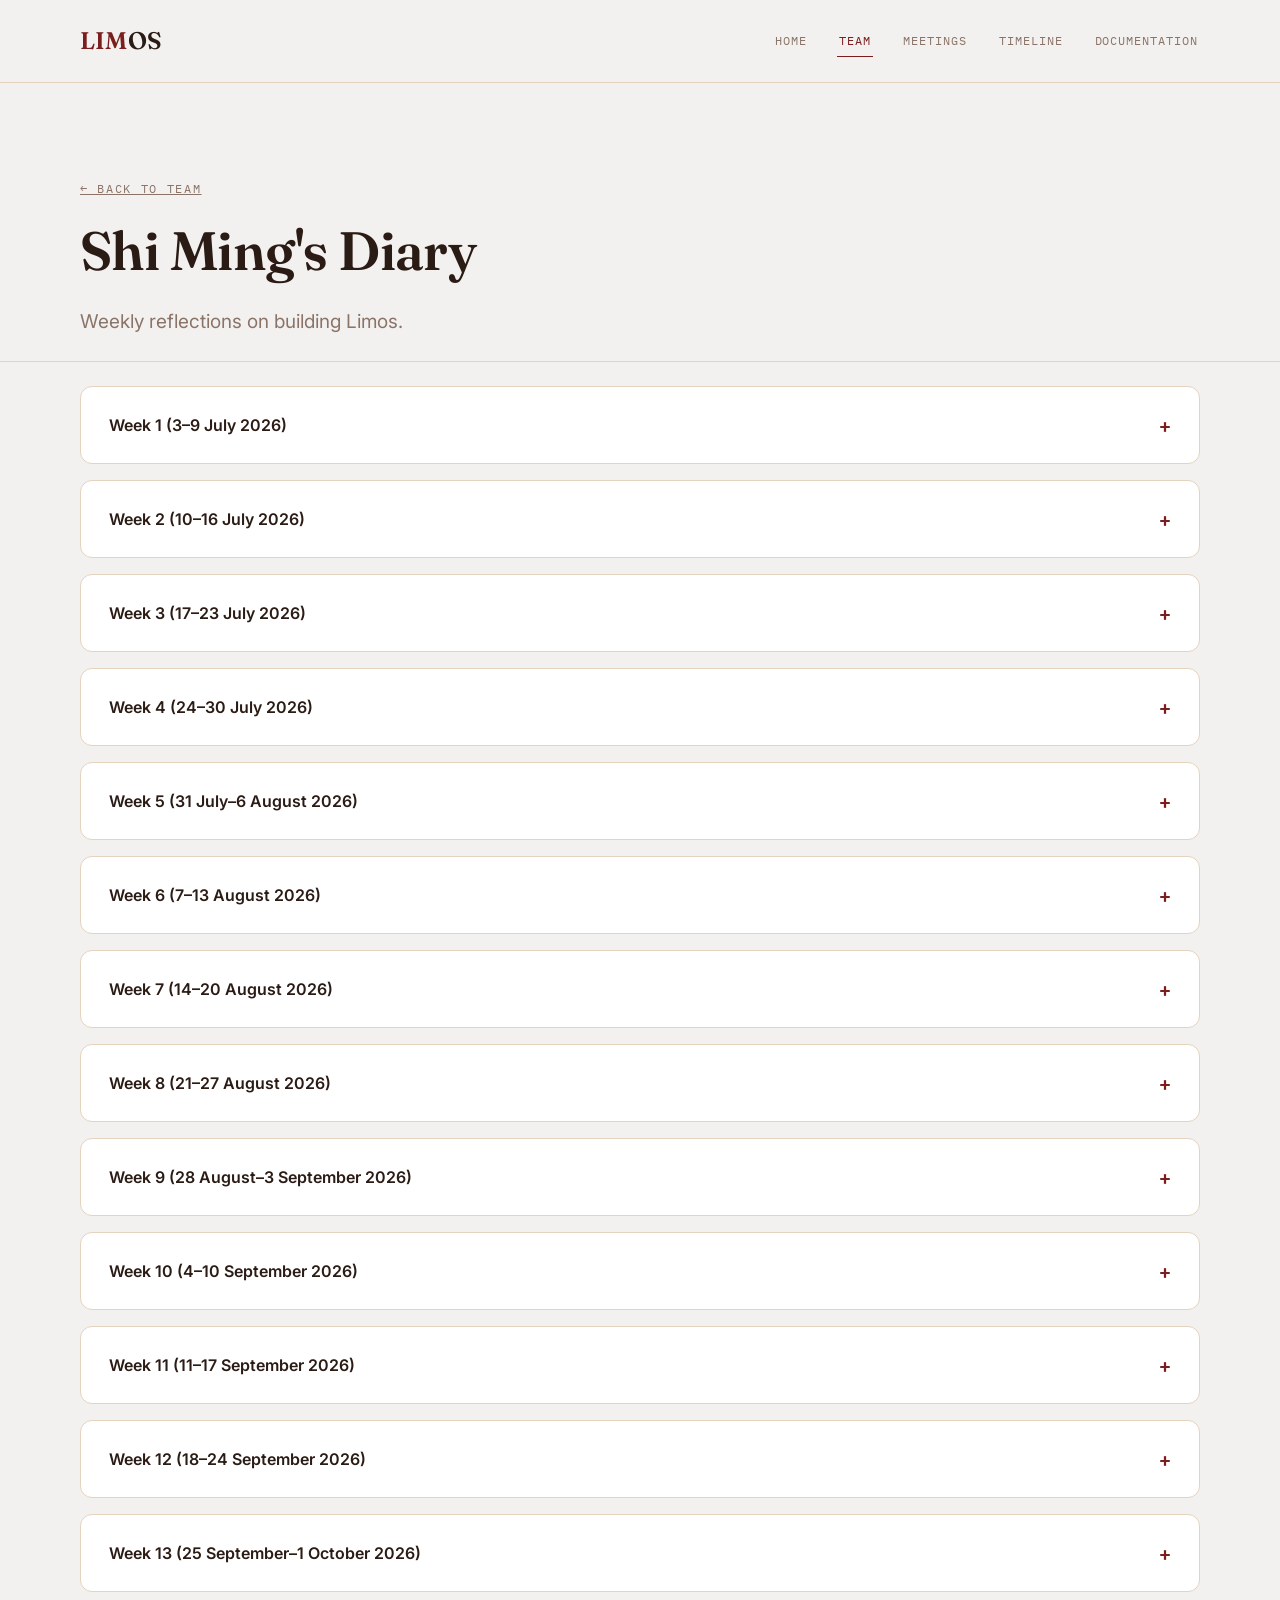
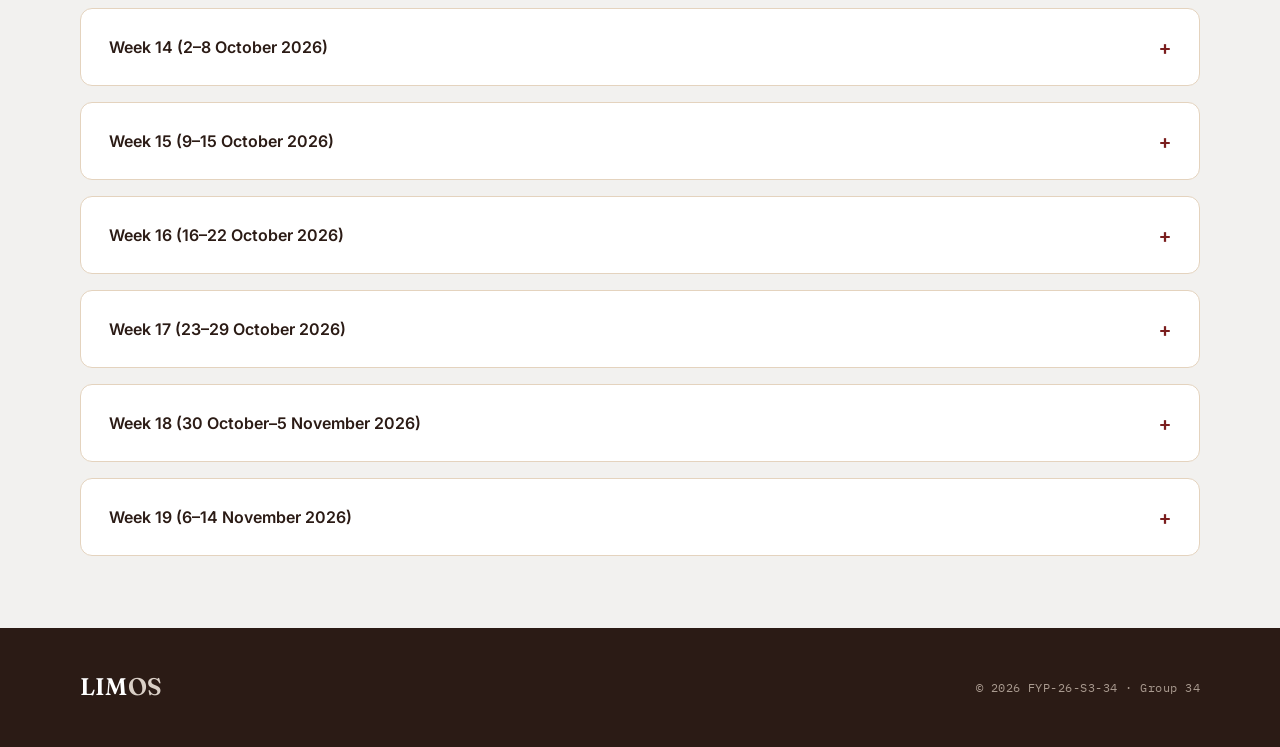
<file: diaries/shiming.html>
<!DOCTYPE html>
<html lang="en">
<head>
    <meta charset="UTF-8">
    <meta name="viewport" content="width=device-width, initial-scale=1.0">
    <title>Shi Ming's Diary | Limos</title>

    <link rel="preconnect" href="https://fonts.googleapis.com">
    <link rel="preconnect" href="https://fonts.gstatic.com" crossorigin>
    <link href="https://fonts.googleapis.com/css2?family=Fraunces:ital,opsz,wght@0,9..144,500;0,9..144,600;1,9..144,500&family=IBM+Plex+Mono:wght@500;600&family=Inter:wght@400;500;600;700&display=swap" rel="stylesheet">
    <link rel="stylesheet" href="../css/style.css?v=20261027">
    <link rel="icon" type="image/svg+xml" href="../assets/favicon.svg">
</head>
<body>

    <header>
        <div class="wrap">
            <a href="../index.html" class="logo">LIM<span>OS</span></a>
            <nav>
                <a href="../index.html">Home</a>
                <a href="../team.html" aria-current="page">Team</a>
                <a href="../meeting.html">Meetings</a>
                <a href="../timeline.html">Timeline</a>
                <a href="../documentation.html">Documentation</a>
            </nav>
        </div>
    </header>

    <main>

        <section class="hero" style="padding-bottom: 24px;">
            <div class="wrap">
                <p class="hero__kicker"><a href="../team.html">← Back to Team</a></p>
                <h1 style="font-size: clamp(36px, 5vw, 54px);">Shi Ming's Diary</h1>
                <p class="lede">Weekly reflections on building Limos.</p>
            </div>
        </section>

        <section style="padding-top: 8px;">
            <div class="wrap">

                <details class="week-card">
                    <summary>Week 1 (3–9 July 2026)</summary>
                    <div class="content">
                        <h4>Objectives Achieved</h4>
                        <ul>
                            <li>Agreed on communication channels, appointed a team leader, and discussed initial responsibilities.</li>
                            <li>Researched competitors, discussed the project scope and infrastructure, and documented preliminary requirements.</li>
                        </ul>

                        <h4>⚠ Challenges</h4>
                        <p>Coordinating responsibilities and narrowing the initial scope took discussion, particularly with a member missing during early coordination.</p>

                        <h4>💡 Reflection</h4>
                        <p>
                            I spent the first week getting to know the team and the project expectations. Setting up communication channels
                            and sharing our initial research gave us a foundation for the proposal.
                        </p>
                    </div>
                </details>

                <details class="week-card">
                    <summary>Week 2 (10–16 July 2026)</summary>
                    <div class="content">
                        <h4>Objectives Achieved</h4>
                        <ul>
                            <li>Prepared the first draft of the project proposal, covering the background, objectives, scope, limitations, and methodology.</li>
                            <li>Discussed the proposal with the supervisor and began setting up the project documentation website.</li>
                        </ul>

                        <h4>⚠ Challenges</h4>
                        <ul>
                            <li>The project direction, objectives, and feasibility of some features were not yet clear.</li>
                            <li>User stories and use cases still needed clarification before responsibilities and the timetable could be finalised.</li>
                        </ul>

                        <h4>💡 Reflection</h4>
                        <p>
                            Completing the proposal gave us a shared starting point, although the purpose of the project website and some
                            submission expectations initially needed clarification. The supervisor discussion helped guide the next steps.
                        </p>
                    </div>
                </details>

                <details class="week-card">
                    <summary>Week 3 (17–23 July 2026)</summary>
                    <div class="content">
                        <h4>Objectives Achieved</h4>
                        <p>Defined system requirements and user stories, drafted use cases, and began preparing diagrams for the app's workflows.</p>

                        <h4>⚠ Challenges</h4>
                        <ul>
                            <li>Some submission expectations, workflows, and design decisions were still unclear.</li>
                            <li>Changing requirements made it difficult to keep diagrams consistent across user roles.</li>
                        </ul>

                        <h4>💡 Reflection</h4>
                        <p>
                            The use cases helped make the intended interactions clearer. We also needed a better way to track
                            completed and outstanding work, especially for documentation.
                        </p>
                    </div>
                </details>

                <details class="week-card">
                    <summary>Week 4 (24–30 July 2026)</summary>
                    <div class="content">
                        <h4>Objectives Achieved</h4>
                        <ul>
                            <li>Continued preparing UML diagrams and discussing the app's key features and implementation.</li>
                            <li>Divided design work by application page and user role, prioritising core components.</li>
                        </ul>

                        <h4>⚠ Challenges</h4>
                        <ul>
                            <li>Keeping diagrams aligned with evolving workflows and requirements.</li>
                            <li>Understanding Firebase and its integration with Flutter as we began setting up the app.</li>
                        </ul>

                        <h4>💡 Reflection</h4>
                        <p>
                            The design discussions exposed possible feature creep. We needed to focus on the dietary aspects of
                            the app and clarify the core workflows before expanding the scope.
                        </p>
                    </div>
                </details>

                <details class="week-card">
                    <summary>Week 5 (31 July–6 August 2026)</summary>
                    <div class="content">
                        <h4>Objectives Achieved</h4>
                        <ul>
                            <li>Began wireframes and initial coding, including work on the Flutter and Firebase setup.</li>
                            <li>Reviewed progress with the supervisor and discussed next steps.</li>
                        </ul>

                        <h4>⚠ Challenges</h4>
                        <ul>
                            <li>Development environment configuration and dependencies slowed the initial setup.</li>
                            <li>Responsibilities and communication needed clarification under time pressure.</li>
                        </ul>

                        <h4>💡 Reflection</h4>
                        <p>
                            Getting started showed how important it was to ask about responsibilities early and keep everyone
                            informed. Team support helped with the environment setup.
                        </p>
                    </div>
                </details>

                <details class="week-card">
                    <summary>Week 6 (7–13 August 2026)</summary>
                    <div class="content">
                        <h4>Objectives Achieved</h4>
                        <ul>
                            <li>The team established the Android and Firebase/Firestore foundation and implemented core screens.</li>
                            <li>Updated Firestore rules and sequence diagrams, and began preparing test cases and user documentation.</li>
                        </ul>

                        <h4>⚠ Challenges</h4>
                        <ul>
                            <li>Branch synchronisation, merge conflicts, and dependency issues interrupted development.</li>
                            <li>Firestore API availability blocked planned data seeding, while limited documentation made existing features harder to work on.</li>
                        </ul>

                        <h4>💡 Reflection</h4>
                        <p>
                            The team was communicating more and making progress, with considerable help from Marcela.
                            Earlier documentation and better time management would make it easier to balance development and other deadlines.
                        </p>
                    </div>
                </details>

                <details class="week-card">
                    <summary>Week 7 (14–20 August 2026)</summary>
                    <div class="content">
                        <h4>Objectives Achieved</h4>
                        <ul>
                            <li>Continued writing and running test cases, recording results, and updating the app as needed.</li>
                            <li>The team fixed home-page issues and improved role-specific dashboards and navigation.</li>
                        </ul>

                        <h4>⚠ Challenges</h4>
                        <p>No major new challenges were recorded, although limited documentation still made it harder to work across features.</p>

                        <h4>💡 Reflection</h4>
                        <p>
                            Automated test scripts helped us check requirements more quickly. Thanks to Marcela and Augustin
                            for their contributions; the app still needed further testing and refinement.
                        </p>
                    </div>
                </details>

                <details class="week-card">
                    <summary>Week 8 (21–27 August 2026)</summary>
                    <div class="content">
                        <h4>Objectives Achieved</h4>
                        <ul>
                            <li>Worked on technical descriptions for the diagrams and continued testing.</li>
                            <li>The team redesigned administrator and business-partner pages and added API-key configuration.</li>
                        </ul>

                        <h4>⚠ Challenges</h4>
                        <ul>
                            <li>Design changes meant diagrams and their descriptions needed repeated updates.</li>
                            <li>The documentation had to remain consistent with the evolving dashboards.</li>
                        </ul>

                        <h4>💡 Reflection</h4>
                        <p>
                            Delaying clarification created avoidable complications. Reviewing the implementation and documentation
                            together showed why we should resolve design questions sooner.
                        </p>
                    </div>
                </details>

                <details class="week-card">
                    <summary>Week 9 (28 August–3 September 2026)</summary>
                    <div class="content">
                        <h4>Objectives Achieved</h4>
                        <ul>
                            <li>Continued the technical design document, updated diagrams and descriptions, and worked on the user manual.</li>
                            <li>Continued checking features and preparing for the next testing cycle.</li>
                        </ul>

                        <h4>⚠ Challenges</h4>
                        <p>Keeping the diagrams, explanations, and manual consistent required revisiting earlier decisions during a busy period.</p>

                        <h4>💡 Reflection</h4>
                        <p>
                            Revisiting the documentation revealed gaps to address and provided a better starting point for the next
                            cycle of development and testing.
                        </p>
                    </div>
                </details>

                <details class="week-card">
                    <summary>Week 10 (4–10 September 2026)</summary>
                    <div class="content">
                        <h4>Objectives Achieved</h4>
                        <p>The team continued testing, connected recipe search to Spoonacular, improved recipe flows, made the router redirect guard testable, and refined account deletion. Presentation preparation also began.</p>

                        <h4>⚠ Challenges</h4>
                        <p>External recipe search and account flows introduced dependencies that needed careful testing alongside the upcoming presentation.</p>

                        <h4>💡 Reflection</h4>
                        <p>Testing while refining the flows helped expose problems earlier and made it easier to explain the system's progress.</p>
                    </div>
                </details>

                <details class="week-card">
                    <summary>Week 11 (11–17 September 2026)</summary>
                    <div class="content">
                        <h4>Objectives Achieved</h4>
                        <p>The team refined theme and unit inputs, improved account-deletion cleanup and wording, and simplified water logging.</p>

                        <h4>⚠ Challenges</h4>
                        <p>Account deletion needed reliable cleanup of related data, while inputs and interface text needed to remain clear.</p>

                        <h4>💡 Reflection</h4>
                        <p>These smaller refinements reinforced the need to check the whole user experience, including what happens when an account is deleted.</p>
                    </div>
                </details>

                <details class="week-card">
                    <summary>Week 12 (18–24 September 2026)</summary>
                    <div class="content">
                        <h4>Objectives Achieved</h4>
                        <p>Existing member, recipe, and partner flows were reviewed in preparation for the next iteration. No feature push is recorded for this period.</p>

                        <h4>⚠ Challenges</h4>
                        <p>A gap in dated pushes makes the work during this period difficult to verify from repository history alone.</p>

                        <h4>💡 Reflection</h4>
                        <p>More regular progress records would make it easier to track what was done and what still needs attention.</p>
                    </div>
                </details>

                <details class="week-card">
                    <summary>Week 13 (25 September–1 October 2026)</summary>
                    <div class="content">
                        <h4>Objectives Achieved</h4>
                        <p>The team added goal-aware recipe recommendations, calorie-range ranking, and meal, water, and custom reminders. Firestore rules and tests were updated; the recorded test run reported 124 passing tests.</p>

                        <h4>⚠ Challenges</h4>
                        <p>Recommendations needed to respect dietary and allergy restrictions while ranking for goals, and reminders needed to stay in sync with account state.</p>

                        <h4>💡 Reflection</h4>
                        <p>Separating safety filters from ranking and centralising reminder behaviour made these features easier to reason about and test.</p>
                    </div>
                </details>

                <details class="week-card">
                    <summary>Week 14 (2–8 October 2026)</summary>
                    <div class="content">
                        <h4>Objectives Achieved</h4>
                        <p>The team integrated Gemini food recognition, added iOS camera and photo-library permissions, and fixed scan review and reminder issues.</p>

                        <h4>⚠ Challenges</h4>
                        <p>Food scanning depended on platform permissions and validation of AI-generated values before saving.</p>

                        <h4>💡 Reflection</h4>
                        <p>Considering recognition, review, and saving as one workflow helped identify issues beyond the scan itself.</p>
                    </div>
                </details>

                <details class="week-card">
                    <summary>Week 15 (9–15 October 2026)</summary>
                    <div class="content">
                        <h4>Objectives Achieved</h4>
                        <p>The team improved the scan controller and review validation, and added nutritionist browsing, profile viewing, and chat-session functionality.</p>

                        <h4>⚠ Challenges</h4>
                        <p>The new consultation flows needed to fit existing navigation and session state.</p>

                        <h4>💡 Reflection</h4>
                        <p>Connecting browsing and profiles to chat made the consultation flow clearer from a member's perspective.</p>
                    </div>
                </details>

                <details class="week-card">
                    <summary>Week 16 (16–22 October 2026)</summary>
                    <div class="content">
                        <h4>Objectives Achieved</h4>
                        <p>The team implemented nutritionist chat requests, accept and decline actions, messaging, session ending, active-session handling, and personal recipe recommendations.</p>

                        <h4>⚠ Challenges</h4>
                        <p>Members and nutritionists needed consistent session state throughout requests, conversations, and session endings.</p>

                        <h4>💡 Reflection</h4>
                        <p>Working through the full consultation lifecycle showed that a useful chat feature needs more than a messaging screen.</p>
                    </div>
                </details>

                <details class="week-card">
                    <summary>Week 17 (23–29 October 2026)</summary>
                    <div class="content">
                        <h4>Objectives Achieved</h4>
                        <p>The team added an AI nutrition assistant and nutritionist handoff question, replaced the meal-logging food catalog with HPB data, scaled nutrition by serving size, and improved recipe search and favourites.</p>

                        <h4>⚠ Challenges</h4>
                        <p>AI guidance, local food data, and web recipes used different sources and required careful handling of nutrition values and serving sizes.</p>

                        <h4>💡 Reflection</h4>
                        <p>A consistent food catalog improved meal logging, while the handoff option linked automated guidance with human consultation.</p>
                    </div>
                </details>

                <details class="week-card">
                    <summary>Week 18 (30 October–5 November 2026)</summary>
                    <div class="content">
                        <h4>Objectives Achieved</h4>
                        <p>The team rebranded the app as LIMOS, moved API keys to build-time configuration, refreshed welcome and authentication screens, and introduced Premium access, PDPA consent, and a seven-day trial.</p>

                        <h4>⚠ Challenges</h4>
                        <p>Consent and Premium restrictions needed to fit the sign-up and access flows without confusing existing members.</p>

                        <h4>💡 Reflection</h4>
                        <p>Configuration, consent, and subscription access all needed to be considered as part of the overall product experience.</p>
                    </div>
                </details>

                <details class="week-card">
                    <summary>Week 19 (6–14 November 2026)</summary>
                    <div class="content">
                        <h4>Objectives Achieved</h4>
                        <p>The team redesigned progress views and added subscription choices, password recovery, email verification, recipe editing, nutrition validation, and administrator tools. Further fixes addressed slow requests, offline meal saves, chat pagination, Firestore stream caching, role-card login errors, and Android release network access.</p>

                        <h4>⚠ Challenges</h4>
                        <p>Testing exposed reliability and access-control edge cases, including slow or offline requests and incorrect role selection across several flows.</p>

                        <h4>💡 Reflection</h4>
                        <p>The final recorded work emphasised stability and safeguards alongside new features. Release behaviour still needs verification on target devices.</p>
                    </div>
                </details>

            </div>
        </section>

    </main>

    <footer>
        <div class="wrap">
            <a href="../index.html" class="logo">LIM<span>OS</span></a>
            <p>© 2026 FYP-26-S3-34 · Group 34</p>
        </div>
    </footer>

</body>
</html>
</file>
<file: css/style.css>
/* ============================================================
   Limos — design tokens
   Palette and type pulled directly from the app's own theme
   (lib/theme/app_theme.dart), so the site reads as a direct
   extension of the product rather than a generic wrapper.
   ============================================================ */

:root {
  --bg: #f2f1ef;
  --surface: #ffffff;
  --surface-raised: #fbfaf8;
  --primary: #7a1e1e;
  --primary-dark: #5c1616;
  --ink: #2b1b15;
  --ink-soft: #8a7367;
  --hairline: #e4d3be;
  --clay: #d98c6b;
  --olive: #6b7a4f;
  --water: #6b8c9e;

  --font-display: "Fraunces", serif;
  --font-body: "Inter", sans-serif;
  --font-mono: "IBM Plex Mono", monospace;

  --container: 1120px;
  --radius: 20px;
  --radius-sm: 12px;
}

* {
  margin: 0;
  padding: 0;
  box-sizing: border-box;
}

html {
  scroll-behavior: smooth;
}

@media (prefers-reduced-motion: reduce) {
  html {
    scroll-behavior: auto;
  }
  * {
    animation-duration: 0.01ms !important;
    animation-iteration-count: 1 !important;
    transition-duration: 0.01ms !important;
  }
}

body {
  background: var(--bg);
  color: var(--ink);
  font-family: var(--font-body);
  line-height: 1.6;
  display: flex;
  flex-direction: column;
  min-height: 100vh;
  -webkit-font-smoothing: antialiased;
}

a {
  color: inherit;
}

:focus-visible {
  outline: 2px solid var(--primary);
  outline-offset: 3px;
}

img {
  max-width: 100%;
  display: block;
}

.wrap {
  width: 90%;
  max-width: var(--container);
  margin: 0 auto;
}

/* ============================================================
   Header
   ============================================================ */

header {
  background: var(--bg);
  border-bottom: 1px solid var(--hairline);
  padding: 22px 0;
  position: sticky;
  top: 0;
  z-index: 20;
  backdrop-filter: blur(6px);
}

header .wrap {
  display: flex;
  justify-content: space-between;
  align-items: center;
  gap: 24px;
}

.logo {
  font-family: var(--font-display);
  font-weight: 600;
  font-size: 24px;
  letter-spacing: 0.01em;
  color: var(--primary);
  text-decoration: none;
  white-space: nowrap;
}

.logo span {
  color: var(--ink);
}

nav {
  display: flex;
  flex-wrap: wrap;
  gap: 4px 28px;
}

nav a {
  font-family: var(--font-mono);
  font-size: 12px;
  letter-spacing: 0.08em;
  text-transform: uppercase;
  text-decoration: none;
  color: var(--ink-soft);
  padding: 6px 2px;
  border-bottom: 1px solid transparent;
  transition: color 0.2s ease, border-color 0.2s ease;
}

nav a:hover,
nav a[aria-current="page"] {
  color: var(--primary);
  border-color: var(--primary);
}

/* ============================================================
   Main / page rhythm
   ============================================================ */

main {
  flex: 1;
}

section {
  padding: 72px 0;
}

section + section {
  border-top: 1px solid var(--hairline);
}

.eyebrow {
  display: inline-block;
  font-family: var(--font-mono);
  font-size: 11.5px;
  letter-spacing: 0.14em;
  text-transform: uppercase;
  color: var(--primary);
  margin-bottom: 14px;
}

h1,
h2,
h3 {
  font-family: var(--font-display);
  color: var(--ink);
  font-weight: 600;
  line-height: 1.12;
}

.section-title {
  font-size: clamp(28px, 3.4vw, 40px);
  max-width: 640px;
}

.section-lede {
  font-size: 17px;
  color: var(--ink-soft);
  max-width: 560px;
  margin-top: 16px;
}

/* ============================================================
   Hero
   ============================================================ */

.hero {
  padding: 96px 0 72px;
}

.hero__kicker {
  font-family: var(--font-mono);
  font-size: 12px;
  letter-spacing: 0.14em;
  text-transform: uppercase;
  color: var(--ink-soft);
  margin-bottom: 22px;
}

.hero__kicker strong {
  color: var(--primary);
  font-weight: 600;
}

.hero h1 {
  font-size: clamp(40px, 6vw, 68px);
  max-width: 820px;
  letter-spacing: -0.01em;
}

.hero h1 em {
  font-style: italic;
  color: var(--primary);
}

.hero p.lede {
  font-size: 19px;
  color: var(--ink-soft);
  max-width: 560px;
  margin-top: 26px;
}

.hero__actions {
  display: flex;
  flex-wrap: wrap;
  gap: 16px;
  margin-top: 36px;
  align-items: center;
}

.btn {
  display: inline-flex;
  align-items: center;
  gap: 8px;
  font-family: var(--font-body);
  font-weight: 600;
  font-size: 15px;
  padding: 14px 26px;
  border-radius: 999px;
  text-decoration: none;
  transition: transform 0.2s ease, box-shadow 0.2s ease, background 0.2s ease;
}

.btn-primary {
  background: var(--primary);
  color: #fff;
  box-shadow: 0 10px 24px rgba(122, 30, 30, 0.25);
}

.btn-primary:hover {
  background: var(--primary-dark);
  transform: translateY(-2px);
  box-shadow: 0 14px 28px rgba(122, 30, 30, 0.3);
}

.btn-ghost {
  color: var(--ink);
  border: 1px solid var(--hairline);
  background: transparent;
}

.btn-ghost:hover {
  border-color: var(--primary);
  color: var(--primary);
}

/* ============================================================
   "Built for three kinds of people" — role split
   (mirrors the app's own role-select screen)
   ============================================================ */

.roles {
  display: grid;
  grid-template-columns: repeat(3, 1fr);
  gap: 1px;
  background: var(--hairline);
  border: 1px solid var(--hairline);
  border-radius: var(--radius);
  overflow: hidden;
  margin-top: 44px;
}

@media (max-width: 760px) {
  .roles {
    grid-template-columns: 1fr;
  }
}

.role-card {
  background: var(--surface);
  padding: 38px 32px;
  position: relative;
}

.role-card::before {
  content: "";
  position: absolute;
  top: 0;
  left: 0;
  right: 0;
  height: 4px;
  background: var(--accent, var(--primary));
}

.role-card--user {
  --accent: var(--olive);
}
.role-card--partner {
  --accent: var(--clay);
}
.role-card--admin {
  --accent: var(--water);
}

.role-card__tag {
  font-family: var(--font-mono);
  font-size: 11px;
  letter-spacing: 0.1em;
  text-transform: uppercase;
  color: var(--accent, var(--primary));
  font-weight: 600;
}

.role-card h3 {
  font-size: 24px;
  margin: 14px 0 12px;
}

.role-card p {
  color: var(--ink-soft);
  font-size: 15px;
}

/* ============================================================
   Feature menu — the signature element.
   Presented like a printed menu: dish name, dotted leader,
   small mono tag. Deliberately not an icon grid.
   ============================================================ */

.menu-card {
  background: var(--surface);
  border: 1px solid var(--hairline);
  border-radius: var(--radius);
  padding: 12px 40px;
  margin-top: 44px;
}

.menu-item {
  display: flex;
  align-items: baseline;
  gap: 14px;
  padding: 26px 0;
}

.menu-item + .menu-item {
  border-top: 1px solid var(--hairline);
}

.menu-item__name {
  font-family: var(--font-display);
  font-style: italic;
  font-size: 21px;
  font-weight: 500;
  white-space: nowrap;
  color: var(--ink);
}

.menu-item__leader {
  flex: 1;
  border-bottom: 1.5px dotted var(--hairline);
  transform: translateY(-6px);
  min-width: 24px;
}

.menu-item__tag {
  font-family: var(--font-mono);
  font-size: 11.5px;
  letter-spacing: 0.06em;
  text-transform: uppercase;
  color: var(--primary);
  white-space: nowrap;
  flex-shrink: 0;
}

.menu-item__desc {
  flex-basis: 100%;
  color: var(--ink-soft);
  font-size: 15px;
  margin-top: -12px;
  padding-right: 4px;
}

/* ============================================================
   About / academic info band — quiet, not the hero.
   ============================================================ */

.about-band {
  background: var(--surface-raised);
}

.about-grid {
  display: grid;
  grid-template-columns: 1.3fr 1fr;
  gap: 60px;
  margin-top: 40px;
}

@media (max-width: 760px) {
  .about-grid {
    grid-template-columns: 1fr;
  }
}

.fact-list {
  list-style: none;
  display: flex;
  flex-direction: column;
  gap: 18px;
}

.fact-list li {
  display: flex;
  flex-direction: column;
  gap: 4px;
  padding: 18px 0;
  border-top: 1px solid var(--hairline);
}

.fact-list li:first-child {
  border-top: none;
}

.fact-label {
  font-family: var(--font-mono);
  font-size: 11px;
  letter-spacing: 0.1em;
  text-transform: uppercase;
  color: var(--ink-soft);
}

.fact-value {
  font-size: 16px;
  font-weight: 600;
}

/* ============================================================
   Generic cards (kept for existing pages)
   ============================================================ */

.cards {
  display: grid;
  grid-template-columns: repeat(auto-fit, minmax(260px, 1fr));
  gap: 24px;
  margin-top: 40px;
}

.card {
  background: var(--surface);
  padding: 32px;
  border-radius: var(--radius);
  border: 1px solid var(--hairline);
  transition: transform 0.25s ease, box-shadow 0.25s ease;
}

.card:hover {
  transform: translateY(-6px);
  box-shadow: 0 20px 40px rgba(43, 27, 21, 0.08);
}

.card h3 {
  font-size: 19px;
  margin-bottom: 10px;
}

.card p {
  color: var(--ink-soft);
  font-size: 15px;
}

/* ============================================================
   Footer
   ============================================================ */

footer {
  background: var(--ink);
  color: #d9cfc6;
  padding: 40px 0;
}

footer .wrap {
  display: flex;
  justify-content: space-between;
  align-items: center;
  flex-wrap: wrap;
  gap: 16px;
}

footer .logo {
  color: #fff;
}

footer .logo span {
  color: #d9cfc6;
}

footer p {
  font-family: var(--font-mono);
  font-size: 12px;
  letter-spacing: 0.04em;
  color: #a99a8f;
}

/* ============================================================
   Team page
   ============================================================ */

.team-grid {
  display: grid;
  grid-template-columns: repeat(auto-fit, minmax(260px, 1fr));
  gap: 24px;
  margin-top: 44px;
}

.team-link {
  text-decoration: none;
  color: inherit;
  display: block;
}

.team-card {
  background: var(--surface);
  border: 1px solid var(--hairline);
  border-radius: var(--radius);
  padding: 34px;
  height: 100%;
  transition: transform 0.25s ease, box-shadow 0.25s ease, border-color 0.25s ease;
}

.team-card:hover {
  transform: translateY(-6px);
  box-shadow: 0 20px 40px rgba(43, 27, 21, 0.08);
  border-color: var(--primary);
}

.team-card__avatar {
  width: 56px;
  height: 56px;
  border-radius: 50%;
  background: var(--primary);
  color: #fff;
  font-family: var(--font-display);
  font-size: 22px;
  font-weight: 600;
  display: flex;
  align-items: center;
  justify-content: center;
  margin-bottom: 20px;
}

.team-card h3 {
  font-size: 19px;
  margin-bottom: 6px;
}

.team-card .role {
  font-family: var(--font-mono);
  font-size: 11px;
  letter-spacing: 0.08em;
  text-transform: uppercase;
  color: var(--primary);
}

.team-card p.description {
  margin-top: 14px;
  color: var(--ink-soft);
  font-size: 14px;
}

/* ============================================================
   Weekly reflection / meeting accordions
   ============================================================ */

.week-card {
  background: var(--surface);
  border: 1px solid var(--hairline);
  border-radius: var(--radius-sm);
  margin-top: 16px;
}

.week-card summary {
  cursor: pointer;
  list-style: none;
  padding: 22px 28px;
  font-family: var(--font-body);
  font-weight: 600;
  font-size: 16px;
  color: var(--ink);
  display: flex;
  justify-content: space-between;
  align-items: center;
}

.week-card summary::-webkit-details-marker {
  display: none;
}

.week-card summary::after {
  content: "+";
  font-family: var(--font-mono);
  font-size: 20px;
  color: var(--primary);
  transition: transform 0.2s ease;
}

.week-card[open] summary::after {
  transform: rotate(45deg);
}

.week-card .content {
  padding: 0 28px 28px;
  color: var(--ink-soft);
  border-top: 1px solid var(--hairline);
  padding-top: 20px;
}

.week-card .content h4 {
  font-family: var(--font-mono);
  font-size: 11px;
  letter-spacing: 0.08em;
  text-transform: uppercase;
  color: var(--primary);
  margin-top: 20px;
  margin-bottom: 8px;
}

.week-card .content h4:first-child {
  margin-top: 0;
}

.week-card .content ul {
  margin-left: 20px;
}

.week-card .content li {
  margin-bottom: 4px;
}

.meta-row {
  display: flex;
  flex-wrap: wrap;
  gap: 8px 20px;
  font-size: 13.5px;
  color: var(--ink-soft);
  margin-bottom: 4px;
}

.meta-row strong {
  color: var(--ink);
}

/* ============================================================
   Timeline page
   ============================================================ */

.timeline {
  margin-top: 48px;
  position: relative;
  padding-left: 32px;
  border-left: 2px solid var(--hairline);
}

.timeline__phase {
  position: relative;
  padding-bottom: 44px;
}

.timeline__phase:last-child {
  padding-bottom: 0;
}

.timeline__phase::before {
  content: "";
  position: absolute;
  left: -38px;
  top: 4px;
  width: 12px;
  height: 12px;
  border-radius: 50%;
  background: var(--primary);
  border: 3px solid var(--bg);
}

.timeline__dates {
  font-family: var(--font-mono);
  font-size: 12px;
  letter-spacing: 0.06em;
  text-transform: uppercase;
  color: var(--ink-soft);
}

.timeline__phase h3 {
  font-size: 21px;
  margin: 6px 0 12px;
}

.timeline__tasks {
  list-style: none;
  display: flex;
  flex-wrap: wrap;
  gap: 8px;
}

.timeline__tasks li {
  font-size: 13px;
  background: var(--surface);
  border: 1px solid var(--hairline);
  padding: 6px 14px;
  border-radius: 999px;
  color: var(--ink-soft);
}

/* ============================================================
   Documentation page
   ============================================================ */

.doc-grid {
  display: grid;
  grid-template-columns: repeat(auto-fit, minmax(280px, 1fr));
  gap: 24px;
  margin-top: 44px;
}

.doc-card {
  background: var(--surface);
  border: 1px solid var(--hairline);
  border-radius: var(--radius);
  padding: 30px;
}

.doc-card__index {
  font-family: var(--font-mono);
  font-size: 11px;
  color: var(--primary);
  letter-spacing: 0.08em;
}

.doc-card h3 {
  font-size: 19px;
  margin: 10px 0 10px;
}

.doc-card p {
  color: var(--ink-soft);
  font-size: 14.5px;
}

.doc-card ul {
  margin-top: 14px;
  padding-left: 18px;
  color: var(--ink-soft);
  font-size: 14px;
}

.doc-card li {
  margin-bottom: 4px;
}



/* ============================================================
   Responsive
   ============================================================ */

@media (max-width: 640px) {
  section {
    padding: 52px 0;
  }
  .hero {
    padding: 64px 0 48px;
  }
  .menu-card {
    padding: 8px 20px;
  }
  .menu-item {
    flex-wrap: wrap;
  }
  .menu-item__leader {
    display: none;
  }
  header .wrap {
    flex-direction: column;
    align-items: flex-start;
    gap: 14px;
  }
}
</file>
<file: css/home.css>
/* ============================================================
   Limos home page. Loaded after style.css, which supplies the
   design tokens (taken from the app's own theme), base type and
   the inner-page components. Everything here is scoped to the
   home page via .home so inner pages are unaffected.
   ============================================================ */

.home {
  --cream: #f6ebd9;
  --maroon-deep: #2a0f0c;
  --shadow-lg: 0 30px 60px rgba(43, 27, 21, 0.18);
  --shadow-md: 0 14px 34px rgba(43, 27, 21, 0.1);
  --ease: cubic-bezier(0.2, 0.7, 0.2, 1);
  scroll-padding-top: 90px;
}

.home section {
  padding: 110px 0;
}

.home section + section {
  border-top: none;
}

.skip-link {
  position: absolute;
  left: 16px;
  top: -60px;
  z-index: 100;
  background: var(--primary);
  color: #fff;
  padding: 10px 16px;
  border-radius: 10px;
  text-decoration: none;
  font-weight: 600;
}
.skip-link:focus { top: 12px; }

/* ---------- Header ---------- */

.site-header {
  background: rgba(242, 241, 239, 0.86);
  backdrop-filter: blur(14px);
  -webkit-backdrop-filter: blur(14px);
  border-bottom: 1px solid transparent;
  padding: 16px 0;
  transition: border-color 0.25s ease, box-shadow 0.25s ease;
}

.site-header.is-scrolled {
  border-bottom-color: var(--hairline);
  box-shadow: 0 6px 24px rgba(43, 27, 21, 0.06);
}

.site-header .wrap {
  flex-direction: row;
  align-items: center;
  gap: 24px;
}

.site-nav {
  display: flex;
  align-items: center;
  gap: 6px 30px;
}

.site-nav a:not(.btn) {
  font-family: var(--font-body);
  font-size: 14.5px;
  font-weight: 500;
  letter-spacing: 0;
  text-transform: none;
  color: var(--ink);
  padding: 8px 0;
  border-bottom: 2px solid transparent;
}

.site-nav a:not(.btn):hover {
  color: var(--primary);
  border-color: var(--primary);
}

.site-nav .btn {
  padding: 11px 22px;
  font-size: 14.5px;
}

.nav-toggle {
  display: none;
  width: 44px;
  height: 44px;
  border: 1px solid var(--hairline);
  border-radius: 12px;
  background: var(--surface);
  cursor: pointer;
  align-items: center;
  justify-content: center;
  color: var(--ink);
}

.nav-toggle__bars,
.nav-toggle__bars::before,
.nav-toggle__bars::after {
  display: block;
  width: 18px;
  height: 2px;
  background: currentColor;
  border-radius: 2px;
  transition: transform 0.25s var(--ease), opacity 0.2s ease;
}
.nav-toggle__bars { position: relative; }
.nav-toggle__bars::before,
.nav-toggle__bars::after { content: ""; position: absolute; left: 0; }
.nav-toggle__bars::before { top: -6px; }
.nav-toggle__bars::after { top: 6px; }
.nav-toggle[aria-expanded="true"] .nav-toggle__bars { background: transparent; }
.nav-toggle[aria-expanded="true"] .nav-toggle__bars::before { transform: translateY(6px) rotate(45deg); }
.nav-toggle[aria-expanded="true"] .nav-toggle__bars::after { transform: translateY(-6px) rotate(-45deg); }

/* ---------- Buttons ---------- */

.home .btn {
  transition: transform 0.2s var(--ease), box-shadow 0.2s ease, background 0.2s ease, border-color 0.2s ease;
}
.home .btn:hover { transform: translateY(-2px); }
.home .btn:active { transform: translateY(0); }

/* ---------- Hero ---------- */

.hero-v2 {
  position: relative;
  padding: 70px 0 90px;
  overflow: hidden;
}

.hero-v2::before {
  content: "";
  position: absolute;
  right: -10%;
  top: -20%;
  width: 70%;
  height: 120%;
  background: radial-gradient(closest-side, rgba(217, 140, 107, 0.14), rgba(217, 140, 107, 0) 70%);
  pointer-events: none;
}

.hero-v2__grid {
  position: relative;
  display: grid;
  grid-template-columns: 1fr 1.05fr;
  gap: 40px;
  align-items: center;
}

.home .eyebrow { margin-bottom: 18px; }

.hero-v2 h1 {
  font-size: clamp(44px, 6.2vw, 80px);
  line-height: 1.02;
  letter-spacing: -0.02em;
}

.hero-v2 h1 em { color: var(--primary); }

.hero-v2__lede {
  margin-top: 24px;
  max-width: 500px;
  font-size: 18px;
  color: var(--ink-soft);
}

.hero-v2__actions {
  display: flex;
  flex-wrap: wrap;
  gap: 14px;
  margin-top: 36px;
}

.hero-v2__visual {
  position: relative;
  height: 600px;
}

.hero-v2__visual .device { position: absolute; }
.hero-v2__visual .device--l { --w: 230px; left: 0; top: 70px; transform: rotate(-7deg); z-index: 1; }
.hero-v2__visual .device--c { --w: 265px; left: calc(50% - 132px); top: 10px; z-index: 3; }
.hero-v2__visual .device--r { --w: 230px; right: 0; top: 90px; transform: rotate(7deg); z-index: 2; }

/* ---------- Dish strip ---------- */

.strip {
  overflow: hidden;
  background: transparent;
  border-block: 1px solid var(--hairline);
  padding: 20px 0;
}

.strip__track {
  display: flex;
  width: max-content;
  animation: strip-scroll 46s linear infinite;
}

.strip:hover .strip__track { animation-play-state: paused; }

.strip__track span {
  font-family: var(--font-display);
  font-style: italic;
  font-size: 22px;
  color: var(--ink-soft);
  white-space: nowrap;
  padding-right: 44px;
}

.strip__track span::after {
  content: "";
  display: inline-block;
  width: 7px;
  height: 7px;
  margin-left: 44px;
  border-radius: 50%;
  background: var(--clay);
  vertical-align: middle;
}

@keyframes strip-scroll { to { transform: translateX(-50%); } }

/* ---------- Snapshot ---------- */

.snapshot { padding: 80px 0 40px; }

.snapshot__grid {
  display: grid;
  grid-template-columns: repeat(3, 1fr);
  gap: 24px;
}

.snap {
  padding: 32px;
  background: var(--surface);
  border: 1px solid var(--hairline);
  border-radius: var(--radius);
}

.snap__big {
  font-family: var(--font-display);
  font-size: 54px;
  line-height: 1;
  font-weight: 600;
  color: var(--primary);
}

.snap h3 { font-size: 21px; margin: 14px 0 8px; }
.snap p { color: var(--ink-soft); font-size: 15px; }

/* ---------- Section heads ---------- */

.sec-head {
  max-width: 720px;
  margin-bottom: 70px;
}

.sec-head h2 {
  font-size: clamp(32px, 4.4vw, 54px);
  letter-spacing: -0.015em;
  line-height: 1.08;
}

.sec-head p {
  margin-top: 18px;
  font-size: 18px;
  color: var(--ink-soft);
}

.sec-head--center { margin-inline: auto; text-align: center; }

/* ---------- Feature rows ---------- */

.feature {
  display: grid;
  grid-template-columns: 1fr 1fr;
  gap: 80px;
  align-items: center;
  padding: 50px 0;
}

.feature + .feature { margin-top: 60px; }
.feature--flip .feature__text { order: 2; }

.feature__num {
  font-family: var(--font-mono);
  font-size: 12px;
  letter-spacing: 0.14em;
  color: var(--primary);
}

.feature h3 {
  font-size: clamp(28px, 3.4vw, 42px);
  letter-spacing: -0.01em;
  margin: 14px 0 16px;
}

.feature__lede {
  font-size: 17px;
  color: var(--ink-soft);
  max-width: 480px;
}

.ticks {
  list-style: none;
  margin-top: 26px;
  display: grid;
  gap: 14px;
}

.ticks li {
  position: relative;
  padding-left: 32px;
  font-size: 15.5px;
}

.ticks li::before {
  content: "";
  position: absolute;
  left: 0;
  top: 3px;
  width: 20px;
  height: 20px;
  border-radius: 50%;
  background: rgba(122, 30, 30, 0.1)
    url("data:image/svg+xml,%3Csvg xmlns='http://www.w3.org/2000/svg' viewBox='0 0 20 20'%3E%3Cpath d='M6 10.5l2.7 2.7L14 7.8' fill='none' stroke='%237a1e1e' stroke-width='2' stroke-linecap='round' stroke-linejoin='round'/%3E%3C/svg%3E");
}

.feature__note {
  margin-top: 22px;
  font-size: 13.5px;
  color: var(--ink-soft);
}

.feature__visual {
  position: relative;
  min-height: 560px;
  border-radius: 36px;
  background:
    radial-gradient(80% 60% at 70% 20%, rgba(217, 140, 107, 0.18), rgba(217, 140, 107, 0) 70%),
    linear-gradient(160deg, #f6ecdd 0%, #efe0cb 100%);
  overflow: hidden;
}

.feature--b .feature__visual { background: radial-gradient(80% 60% at 30% 20%, rgba(107, 122, 79, 0.16), rgba(107, 122, 79, 0) 70%), linear-gradient(160deg, #f0ecdf 0%, #e7e3d0 100%); }
.feature--c .feature__visual { background: radial-gradient(80% 60% at 70% 20%, rgba(122, 30, 30, 0.12), rgba(122, 30, 30, 0) 70%), linear-gradient(160deg, #f4e5dc 0%, #ecd6c9 100%); }
.feature--d .feature__visual { background: radial-gradient(80% 60% at 30% 20%, rgba(107, 140, 158, 0.18), rgba(107, 140, 158, 0) 70%), linear-gradient(160deg, #e9eeef 0%, #dde5e8 100%); }

.feature__visual .device { position: absolute; }
.feature__visual .device--a { --w: 245px; left: 12%; top: 50px; transform: rotate(-4deg); z-index: 2; }
.feature__visual .device--b { --w: 245px; right: 10%; top: 100px; transform: rotate(4deg); z-index: 1; }

/* ---------- Device frame ---------- */

.device {
  --w: 250px;
  width: var(--w);
  aspect-ratio: 9 / 19;
  border: 8px solid #1b1311;
  border-radius: calc(var(--w) * 0.15);
  background: #1b1311;
  box-shadow: var(--shadow-lg);
  overflow: hidden;
  margin: 0;
}

.device::before {
  content: "";
  position: absolute;
  top: 0;
  left: 50%;
  transform: translateX(-50%);
  width: 34%;
  height: 4.2%;
  background: #1b1311;
  border-radius: 0 0 14px 14px;
  z-index: 5;
}

.screen {
  position: relative;
  width: 100%;
  height: 100%;
  background: var(--bg);
  overflow: hidden;
  font-size: calc(var(--w) * 0.047);
  line-height: 1.35;
  color: var(--ink);
}

.screen > img {
  position: absolute;
  inset: 0;
  width: 100%;
  height: 100%;
  object-fit: cover;
  z-index: 4;
}

.ui {
  padding: 3.4em 1.1em 1em;
  height: 100%;
}

.ui__note {
  position: absolute;
  left: 0;
  right: 0;
  bottom: 0.5em;
  text-align: center;
  font-size: 0.72em;
  color: var(--ink-soft);
  opacity: 0.8;
}

.ui-h {
  font-family: var(--font-display);
  font-size: 1.45em;
  font-weight: 600;
  margin-bottom: 0.7em;
}

.ui-label {
  font-family: var(--font-mono);
  font-size: 0.7em;
  letter-spacing: 0.08em;
  text-transform: uppercase;
  color: var(--ink-soft);
}

.ui-ring {
  --p: 71;
  width: 9em;
  height: 9em;
  margin: 0.4em auto 1em;
  border-radius: 50%;
  background: conic-gradient(var(--primary) calc(var(--p) * 1%), var(--hairline) 0);
  display: grid;
  place-items: center;
}

.ui-ring span {
  width: 7.2em;
  height: 7.2em;
  border-radius: 50%;
  background: var(--bg);
  display: grid;
  place-content: center;
  text-align: center;
  font-size: 0.72em;
  color: var(--ink-soft);
}

.ui-ring strong {
  font-family: var(--font-display);
  font-size: 2.2em;
  color: var(--ink);
  line-height: 1;
}

.ui-bar {
  display: grid;
  grid-template-columns: 4.6em 1fr;
  align-items: center;
  gap: 0.6em;
  margin-bottom: 0.7em;
  font-size: 0.85em;
  color: var(--ink-soft);
}

.ui-bar i {
  display: block;
  height: 0.6em;
  border-radius: 0.3em;
  background: linear-gradient(90deg, var(--clay) var(--w, 50%), var(--hairline) var(--w, 50%));
}

.ui-card {
  background: var(--surface);
  border: 1px solid var(--hairline);
  border-radius: 1em;
  padding: 0.8em 0.9em;
  margin-bottom: 0.7em;
}

.ui-card strong { display: block; font-size: 1em; }
.ui-card small { color: var(--ink-soft); font-size: 0.82em; }

.ui-btn {
  display: block;
  text-align: center;
  padding: 0.75em;
  border-radius: 0.9em;
  background: var(--primary);
  color: #fff;
  font-weight: 600;
  font-size: 0.9em;
}

.ui-btn--ghost {
  background: transparent;
  color: var(--primary);
  border: 1px solid var(--primary);
}

.ui-photo {
  height: 8.5em;
  border-radius: 1em;
  margin-bottom: 0.8em;
  background:
    radial-gradient(circle at 50% 62%, #f6ebd9 0 26%, transparent 27%),
    radial-gradient(circle at 50% 62%, #d98c6b 0 36%, transparent 37%),
    radial-gradient(circle at 50% 62%, #fff 0 44%, transparent 45%),
    linear-gradient(135deg, #8b6b4e, #5a3a28);
  position: relative;
}

.ui-photo::after {
  content: "";
  position: absolute;
  inset: 0.7em;
  border: 2px dashed rgba(255, 255, 255, 0.75);
  border-radius: 0.8em;
}

.ui-tag {
  display: inline-block;
  padding: 0.2em 0.65em;
  border-radius: 999px;
  background: rgba(107, 122, 79, 0.16);
  color: #4d5a37;
  font-size: 0.78em;
  font-weight: 600;
  margin-right: 0.3em;
}

.ui-tag--clay { background: rgba(217, 140, 107, 0.22); color: #9a4f31; }

.ui-chat {
  height: 100%;
  background: var(--primary);
  color: #fff;
}
.ui-chat .ui-h { color: #fff; }

.bubble {
  max-width: 82%;
  margin-bottom: 0.7em;
  padding: 0.65em 0.85em;
  border-radius: 1em;
  font-size: 0.88em;
  background: rgba(255, 255, 255, 0.17);
}

.bubble--out { background: #fff; color: var(--ink); margin-left: auto; }

.ui-week {
  display: flex;
  align-items: flex-end;
  gap: 0.55em;
  height: 6.5em;
  margin: 0.5em 0 1em;
}

.ui-week i {
  flex: 1;
  height: var(--h);
  border-radius: 0.4em 0.4em 0.2em 0.2em;
  background: var(--hairline);
}
.ui-week i:nth-child(5) { background: var(--primary); }

.ui-spark {
  width: 100%;
  height: 3.6em;
}

.ui-rem {
  display: flex;
  align-items: center;
  gap: 0.7em;
}
.ui-rem b {
  display: grid;
  place-items: center;
  width: 2.2em;
  height: 2.2em;
  border-radius: 0.7em;
  background: rgba(217, 140, 107, 0.22);
  color: #9a4f31;
  font-size: 0.9em;
}

/* ---------- Local food ---------- */

.local {
  background: var(--maroon-deep);
  color: #fff;
  position: relative;
  overflow: hidden;
}

.local .eyebrow { color: var(--clay); }
.local .sec-head h2 { color: #fff; }
.local .sec-head p { color: rgba(255, 255, 255, 0.76); }

.local__grid {
  display: grid;
  grid-template-columns: repeat(4, 1fr);
  gap: 22px;
}

.dish {
  position: relative;
  padding: 26px 24px 28px;
  border-radius: 26px;
  background: rgba(255, 255, 255, 0.06);
  border: 1px solid rgba(255, 255, 255, 0.1);
  transition: transform 0.3s var(--ease), background 0.3s ease;
}

.dish:nth-child(even) { margin-top: 40px; }
.dish:hover { transform: translateY(-8px); background: rgba(255, 255, 255, 0.1); }

.dish__art {
  height: 120px;
  margin-bottom: 18px;
  display: grid;
  place-items: center;
}
.dish__art svg { width: 130px; height: auto; }

.dish h3 { color: #fff; font-size: 24px; }
.dish__serving {
  font-family: var(--font-mono);
  font-size: 11.5px;
  letter-spacing: 0.08em;
  text-transform: uppercase;
  color: var(--clay);
  margin: 6px 0 12px;
}
.dish__macros { font-size: 14.5px; color: rgba(255, 255, 255, 0.78); }
.dish__macros strong { color: #fff; font-size: 20px; font-family: var(--font-display); }

.local__note {
  margin-top: 56px;
  max-width: 720px;
  font-size: 14.5px;
  color: rgba(255, 255, 255, 0.66);
}

/* ---------- How it works ---------- */

.how__steps {
  list-style: none;
  display: grid;
  grid-template-columns: repeat(4, 1fr);
  gap: 24px;
  position: relative;
}

.how__steps::before {
  content: "";
  position: absolute;
  left: 8%;
  right: 8%;
  top: 22px;
  height: 2px;
  background: repeating-linear-gradient(90deg, var(--hairline) 0 8px, transparent 8px 16px);
}

.how-step { position: relative; }

.how-step__num {
  position: relative;
  display: grid;
  place-items: center;
  width: 46px;
  height: 46px;
  border-radius: 50%;
  background: var(--primary);
  color: #fff;
  font-family: var(--font-mono);
  font-weight: 600;
  box-shadow: 0 0 0 8px var(--bg);
}

.how-step h3 { font-size: 22px; margin: 22px 0 8px; }
.how-step p { color: var(--ink-soft); font-size: 15px; }

.mini {
  margin-top: 20px;
  padding: 16px;
  min-height: 132px;
  background: var(--surface);
  border: 1px solid var(--hairline);
  border-radius: 18px;
  font-size: 13px;
  box-shadow: var(--shadow-md);
}

.mini .chips { display: flex; flex-wrap: wrap; gap: 6px; }
.mini .chips span {
  padding: 5px 11px;
  border: 1px solid var(--hairline);
  border-radius: 999px;
  font-size: 12px;
}
.mini .chips span.on { background: var(--primary); color: #fff; border-color: var(--primary); }
.mini .row { display: flex; justify-content: space-between; gap: 10px; }
.mini .mini__title { font-weight: 600; font-size: 14px; }
.mini small { color: var(--ink-soft); }
.mini .ui-week { height: 62px; margin: 0; }

/* ---------- Roles ---------- */

.roles-v2 {
  display: grid;
  grid-template-columns: 1.35fr 1fr 1fr;
  gap: 24px;
}

.role {
  padding: 38px;
  border-radius: 28px;
  background: var(--surface);
  border: 1px solid var(--hairline);
}

.role--member {
  background: var(--primary);
  border-color: var(--primary-dark);
  color: #fff;
}

.role__tag {
  font-family: var(--font-mono);
  font-size: 11.5px;
  letter-spacing: 0.1em;
  text-transform: uppercase;
  color: var(--primary);
}
.role--member .role__tag { color: #f0c3a9; }
.role h3 { font-size: 30px; margin: 10px 0 18px; }
.role--member h3 { color: #fff; }

.role ul { list-style: none; display: grid; gap: 11px; }
.role li { position: relative; padding-left: 20px; font-size: 15px; color: var(--ink-soft); }
.role--member li { color: rgba(255, 255, 255, 0.9); }
.role li::before {
  content: "";
  position: absolute;
  left: 0;
  top: 9px;
  width: 7px;
  height: 7px;
  border-radius: 50%;
  background: var(--clay);
}

.role__planned {
  margin-top: 22px;
  padding-top: 18px;
  border-top: 1px dashed var(--hairline);
  font-size: 14px;
  color: var(--ink-soft);
}

.pill {
  display: inline-block;
  padding: 3px 10px;
  border-radius: 999px;
  background: rgba(217, 140, 107, 0.2);
  color: #9a4f31;
  font-family: var(--font-mono);
  font-size: 10.5px;
  letter-spacing: 0.08em;
  text-transform: uppercase;
  margin-right: 8px;
}

/* ---------- Trust ---------- */

.trust { background: transparent; border-block: 1px solid var(--hairline); }

.trust__grid {
  display: grid;
  grid-template-columns: repeat(4, 1fr);
  gap: 24px;
}

.trust-item {
  padding-top: 22px;
  border-top: 2px solid var(--primary);
}

.trust-item h3 { font-size: 19px; margin-bottom: 10px; }
.trust-item p { font-size: 14.5px; color: var(--ink-soft); }
.trust-item p + p { margin-top: 10px; }

.trust__disclaimer {
  margin-top: 46px;
  font-size: 14px;
  color: var(--ink-soft);
  max-width: 760px;
}

/* ---------- FYP ---------- */

.fyp__top {
  display: grid;
  grid-template-columns: 1.1fr 1fr;
  gap: 70px;
  align-items: start;
}

.fyp h2 {
  font-size: clamp(32px, 4.4vw, 54px);
  letter-spacing: -0.015em;
  line-height: 1.08;
}

.fyp__lede { margin-top: 20px; font-size: 17px; color: var(--ink-soft); }
.fyp__lede + .fyp__lede { margin-top: 14px; }

.facts {
  list-style: none;
  border: 1px solid var(--hairline);
  background: var(--surface);
  border-radius: 24px;
  padding: 10px 28px;
}

.facts li {
  display: flex;
  justify-content: space-between;
  gap: 20px;
  padding: 16px 0;
  font-size: 15px;
}
.facts li + li { border-top: 1px solid var(--hairline); }
.facts span:first-child {
  font-family: var(--font-mono);
  font-size: 11.5px;
  letter-spacing: 0.08em;
  text-transform: uppercase;
  color: var(--ink-soft);
}
.facts span:last-child { text-align: right; font-weight: 500; }

.fyp__cards {
  display: grid;
  grid-template-columns: repeat(3, 1fr);
  gap: 24px;
  margin-top: 70px;
}

.fyp-card {
  padding: 30px;
  background: var(--surface);
  border: 1px solid var(--hairline);
  border-radius: 24px;
}

.fyp-card h3 { font-size: 21px; margin-bottom: 12px; }
.fyp-card p, .fyp-card li { font-size: 14.5px; color: var(--ink-soft); }
.fyp-card ul { list-style: none; display: grid; gap: 9px; }
.fyp-card li { padding-left: 16px; position: relative; }
.fyp-card li::before {
  content: "";
  position: absolute;
  left: 0;
  top: 9px;
  width: 6px;
  height: 6px;
  border-radius: 50%;
  background: var(--clay);
}

.stack {
  display: flex;
  flex-wrap: wrap;
  gap: 8px;
}
.stack span {
  padding: 6px 12px;
  border: 1px solid var(--hairline);
  border-radius: 999px;
  font-size: 13px;
  background: var(--bg);
  color: var(--ink);
}

.layers { display: grid; gap: 8px; }
.layers div {
  display: flex;
  justify-content: space-between;
  gap: 12px;
  padding: 10px 14px;
  border-radius: 12px;
  background: var(--bg);
  font-size: 13.5px;
}
.layers div b { font-weight: 600; color: var(--ink); }
.layers div span { color: var(--ink-soft); text-align: right; }

.test-result {
  display: flex;
  align-items: baseline;
  gap: 10px;
  margin-bottom: 12px;
}
.test-result strong {
  font-family: var(--font-display);
  font-size: 46px;
  line-height: 1;
  color: var(--primary);
}

.fyp__cta {
  display: flex;
  flex-wrap: wrap;
  gap: 14px;
  align-items: center;
  margin-top: 56px;
}

.fyp__links { display: flex; flex-wrap: wrap; gap: 6px 22px; }
.fyp__links a {
  font-size: 14.5px;
  color: var(--primary);
  text-underline-offset: 4px;
}

/* ---------- Final CTA ---------- */

.final {
  background: var(--maroon-deep);
  color: #fff;
  text-align: center;
  border-radius: 44px;
  margin: 0 auto;
  padding: 100px 24px;
  position: relative;
  overflow: hidden;
}

.final::before {
  content: "";
  position: absolute;
  inset: -40% 20% auto 20%;
  height: 80%;
  background: radial-gradient(closest-side, rgba(217, 140, 107, 0.35), rgba(217, 140, 107, 0));
}

.final h2 {
  position: relative;
  color: #fff;
  font-size: clamp(34px, 5vw, 60px);
  letter-spacing: -0.015em;
  max-width: 760px;
  margin: 0 auto;
}

.final__actions {
  position: relative;
  display: flex;
  flex-wrap: wrap;
  justify-content: center;
  gap: 14px;
  margin-top: 40px;
}

.final .btn-ghost { color: #fff; border-color: rgba(255, 255, 255, 0.4); background: transparent; }
.final .btn-ghost:hover { background: rgba(255, 255, 255, 0.1); }
.final .btn-primary { background: var(--cream); color: var(--primary); box-shadow: none; }

.home-final-wrap { padding: 40px 0 110px; }

/* ---------- Footer ---------- */

.site-footer { padding: 64px 0 36px; }

.footer__grid {
  display: grid;
  grid-template-columns: 1.4fr 1fr 1fr 1fr;
  gap: 40px;
  width: 100%;
}

.site-footer .footer__blurb { max-width: 300px; margin-top: 14px; font-family: var(--font-body); font-size: 14px; letter-spacing: 0; color: #b9a89c; }
.site-footer .footer__title { font-family: var(--font-mono); font-size: 11.5px; letter-spacing: 0.1em; text-transform: uppercase; color: #fff; margin-bottom: 14px; font-weight: 500; }
.site-footer ul { list-style: none; display: grid; gap: 9px; }
.site-footer li a { color: #d9cfc6; text-decoration: none; font-size: 14.5px; }
.site-footer li a:hover { color: #fff; text-decoration: underline; }
.footer__bottom {
  width: 100%;
  margin-top: 44px;
  padding-top: 22px;
  border-top: 1px solid rgba(255, 255, 255, 0.12);
  display: flex;
  justify-content: space-between;
  flex-wrap: wrap;
  gap: 10px;
}
.site-footer .wrap { flex-direction: column; align-items: stretch; }

/* ---------- Reveal ---------- */

.js [data-reveal] {
  opacity: 0;
  transform: translateY(26px);
  transition: opacity 0.7s var(--ease), transform 0.7s var(--ease);
}
.js [data-reveal].in { opacity: 1; transform: none; }

@media (prefers-reduced-motion: reduce) {
  .strip__track { animation: none; }
  .js [data-reveal] { opacity: 1; transform: none; transition: none; }
}

/* ---------- Responsive ---------- */

@media (max-width: 1000px) {
  .hero-v2::before { display: none; }
  .home section { padding: 80px 0; }
  .hero-v2__grid,
  .feature,
  .fyp__top { grid-template-columns: 1fr; gap: 50px; }
  .feature--flip .feature__text { order: 0; }
  .hero-v2__visual { height: 560px; max-width: 560px; margin-inline: auto; width: 100%; }
  .snapshot__grid,
  .roles-v2,
  .fyp__cards { grid-template-columns: 1fr; }
  .local__grid,
  .trust__grid { grid-template-columns: repeat(2, 1fr); }
  .dish:nth-child(even) { margin-top: 0; }
  .how__steps { grid-template-columns: 1fr; gap: 36px; }
  .how__steps::before { left: 22px; right: auto; top: 0; bottom: 0; width: 2px; height: auto; background: repeating-linear-gradient(180deg, var(--hairline) 0 8px, transparent 8px 16px); }
  .how-step { padding-left: 70px; }
  .how-step__num { position: absolute; left: 0; top: 0; }
  .how-step h3 { margin-top: 6px; }
  .footer__grid { grid-template-columns: 1fr 1fr; }
}

@media (max-width: 860px) {
  .nav-toggle { display: inline-flex; }
  .site-header .wrap { flex-wrap: wrap; }
  .site-nav {
    display: none;
    flex-direction: column;
    align-items: stretch;
    width: 100%;
    gap: 4px;
    padding: 14px 0 8px;
  }
  .site-nav.is-open { display: flex; }
  .site-nav a:not(.btn) { padding: 12px 4px; border-bottom: 1px solid var(--hairline); }
  .site-nav .btn { text-align: center; margin-top: 10px; }
}

@media (max-width: 560px) {
  .hero-v2 { padding-top: 40px; }
  .hero-v2__visual { height: 470px; }
  .hero-v2__visual .device--l { --w: 150px; top: 80px; }
  .hero-v2__visual .device--c { --w: 190px; left: calc(50% - 95px); }
  .hero-v2__visual .device--r { --w: 150px; top: 100px; }
  .feature__visual { min-height: 470px; }
  .feature__visual .device--a { --w: 175px; left: 6%; }
  .feature__visual .device--b { --w: 175px; right: 6%; }
  .local__grid,
  .trust__grid,
  .footer__grid { grid-template-columns: 1fr; }
  .role, .snap { padding: 28px; }
  .final { border-radius: 30px; padding: 70px 20px; }
}
</file>
